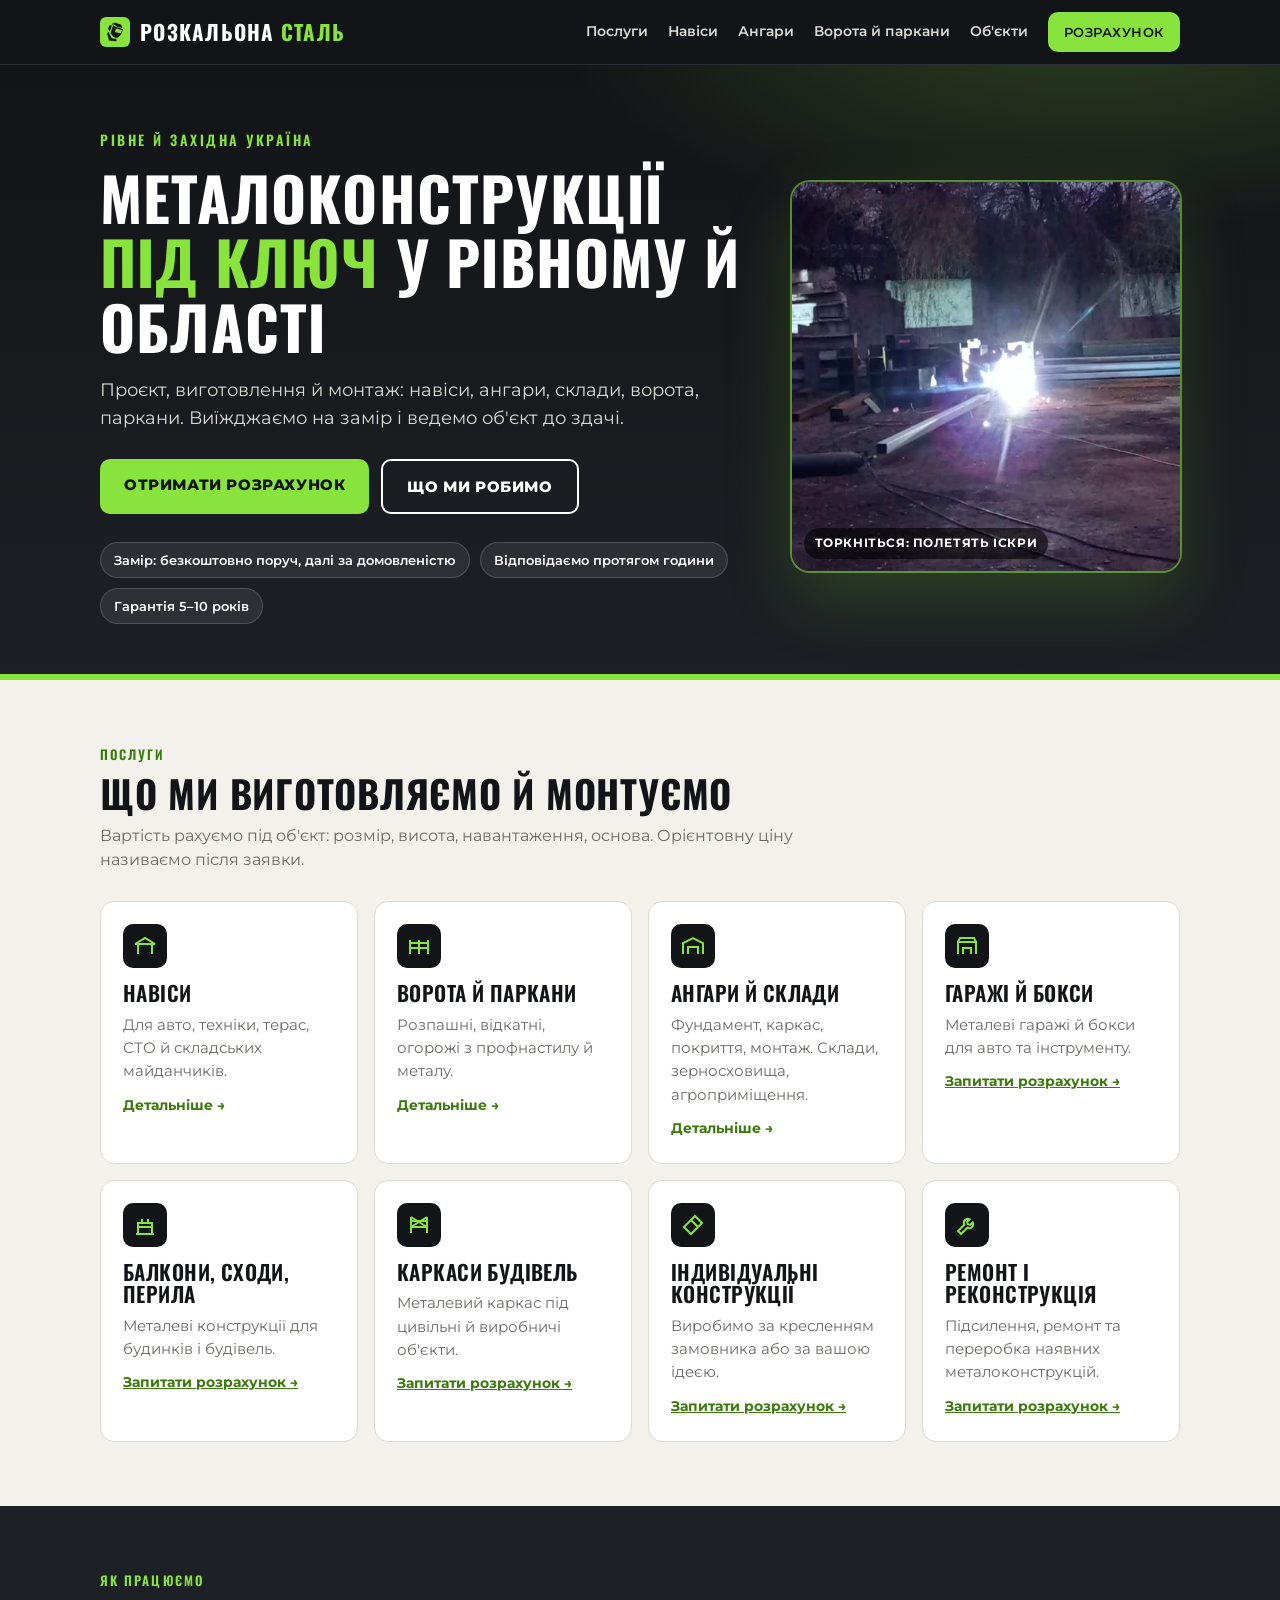
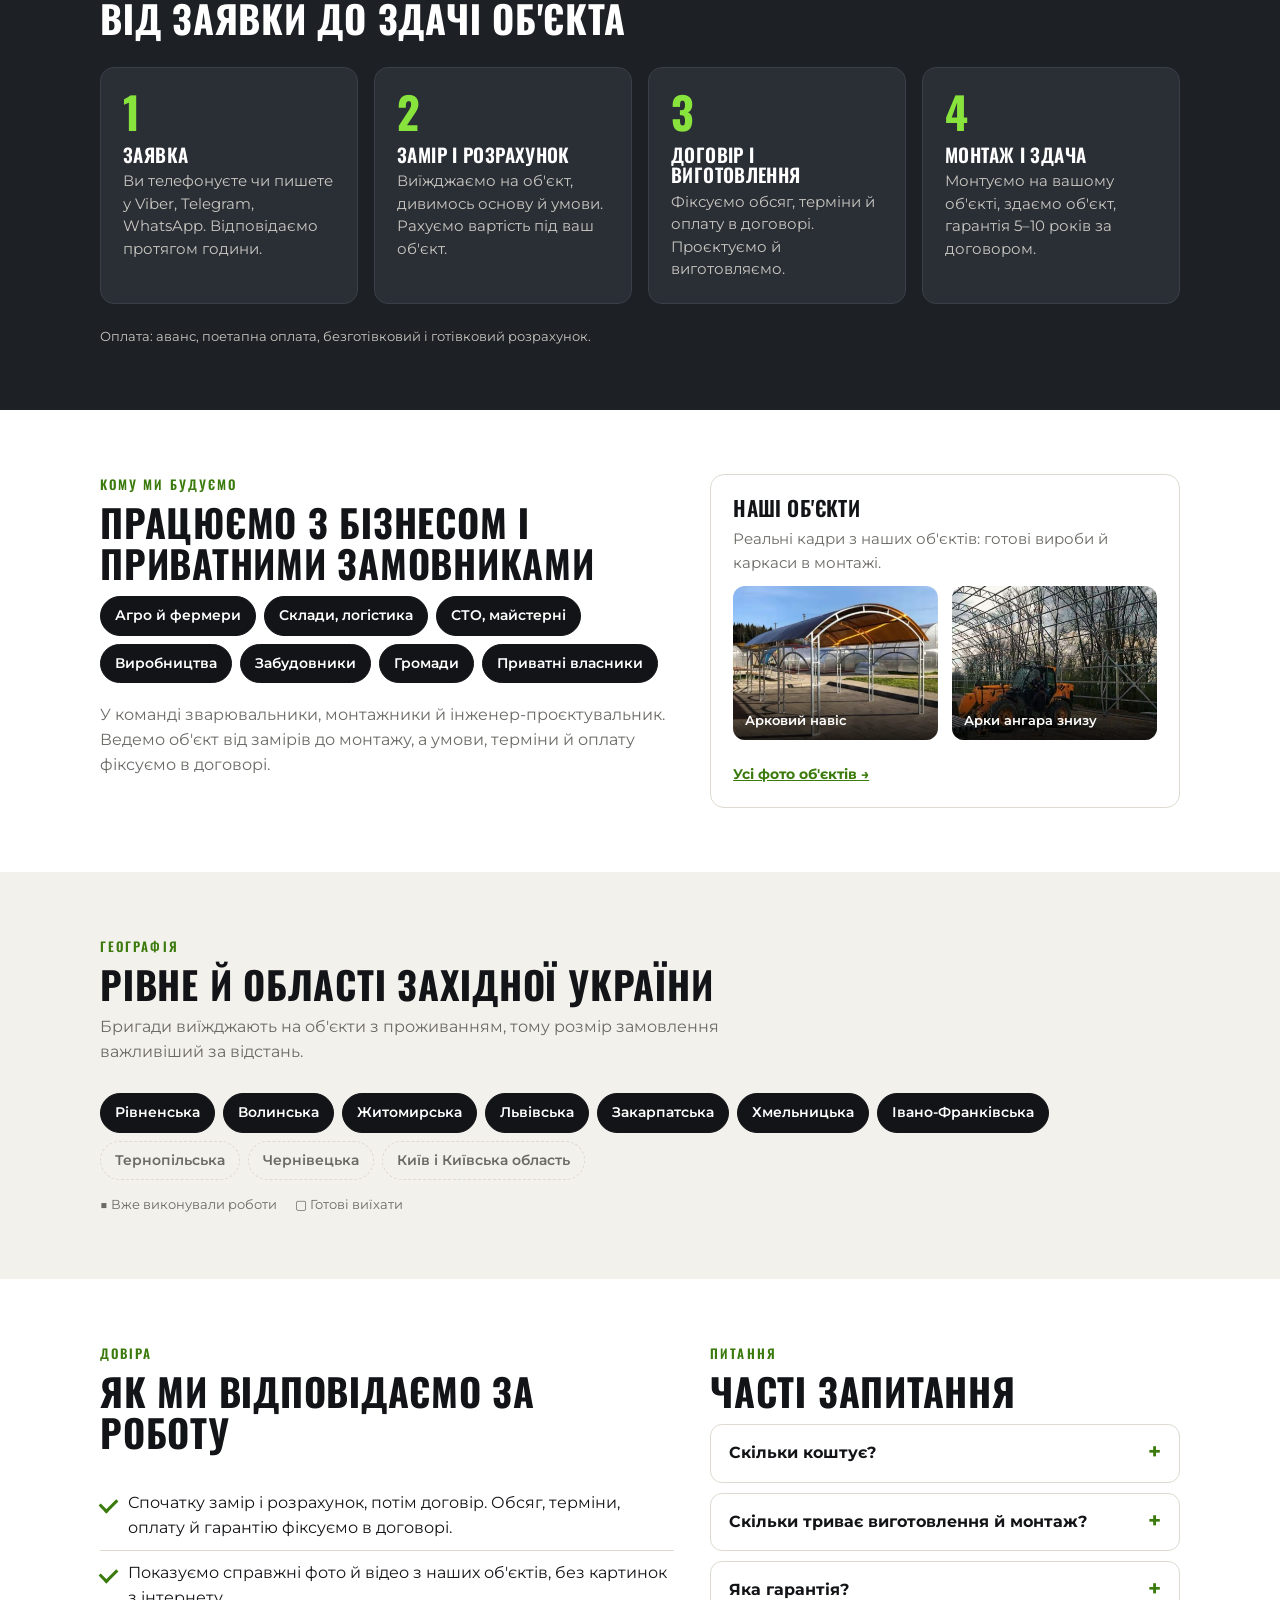
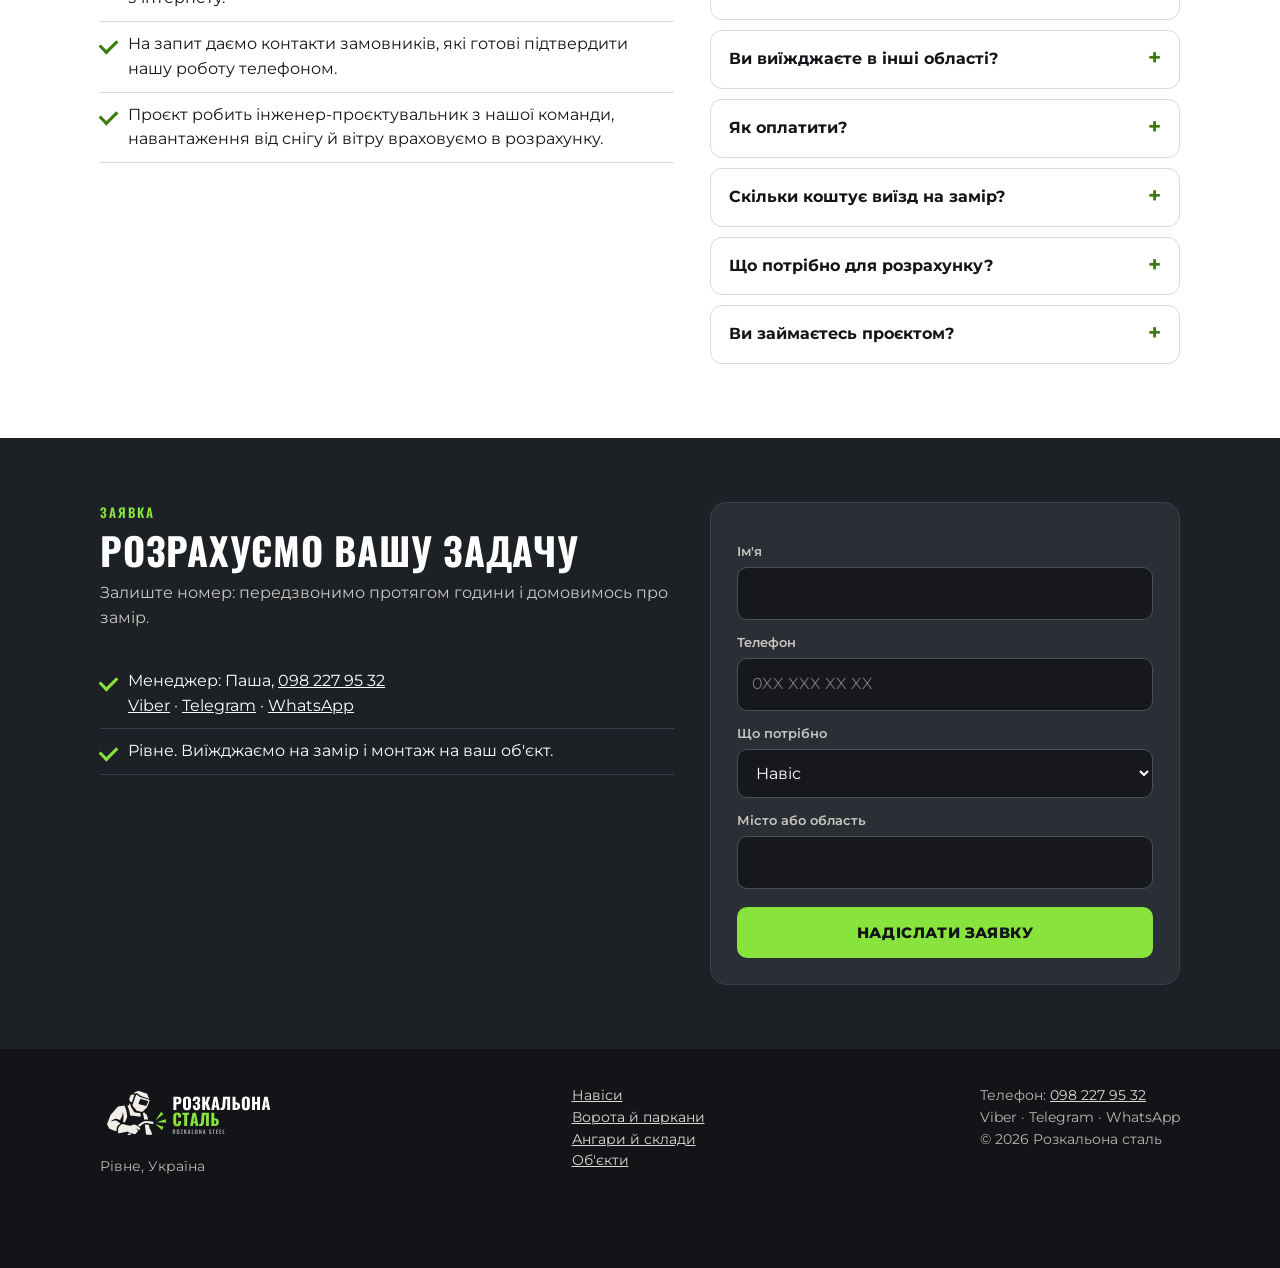
<file: index.html>
<!doctype html>
<html lang="uk">
<head>
<meta charset="utf-8">
<meta name="viewport" content="width=device-width, initial-scale=1">
<meta name="robots" content="noindex, nofollow">
<script>if(location.hostname.indexOf("www.")===0)location.replace(location.href.replace("//www.","//"));</script>
<title>Металоконструкції, навіси, ангари, ворота у Рівному | Розкальона сталь</title>
<meta name="description" content="Проєктуємо, виготовляємо й монтуємо навіси, ангари, ворота та паркани у Рівному й області. Замір поруч безкоштовно. Відповідаємо за годину.">
<link rel="canonical" href="https://rozkalona.com.ua/">
<meta property="og:type" content="website">
<meta property="og:locale" content="uk_UA">
<meta property="og:site_name" content="Розкальона сталь">
<meta property="og:title" content="Металоконструкції, навіси, ангари, ворота у Рівному | Розкальона сталь">
<meta property="og:description" content="Проєктуємо, виготовляємо й монтуємо навіси, ангари, ворота та паркани у Рівному й області. Замір поруч безкоштовно. Відповідаємо за годину.">
<meta property="og:url" content="https://rozkalona.com.ua/">
<meta property="og:image" content="https://rozkalona.com.ua/img/og.jpg">
<meta property="og:image:width" content="1200">
<meta property="og:image:height" content="630">
<meta name="twitter:card" content="summary_large_image">
<script async src="https://www.googletagmanager.com/gtag/js?id=G-BFSEK5499T"></script>
<script>
window.dataLayer = window.dataLayer || [];
function gtag(){dataLayer.push(arguments);}
gtag('js', new Date());
gtag('config', 'G-BFSEK5499T');
window.trackLead = function (what) {
  gtag('event', 'generate_lead', { item_name: what || '' });
};
document.addEventListener('click', function (e) {
  var a = e.target.closest && e.target.closest('a[href^="tel:"]');
  if (!a) return;
  gtag('event', 'phone_click', { link_url: a.getAttribute('href') });
});
</script>

<script type="application/ld+json">
{"@context":"https://schema.org","@type":"LocalBusiness","@id":"https://rozkalona.com.ua/#business","name":"Розкальона сталь","alternateName":"Rozkalona Steel","url":"https://rozkalona.com.ua/","logo":"https://rozkalona.com.ua/img/apple-touch-icon.png","image":"https://rozkalona.com.ua/img/og.jpg","telephone":"+380982279532","description":"Проєктуємо, виготовляємо й монтуємо металоконструкції під ключ: навіси, ворота й паркани, ангари й склади. Рівне й області Західної України.","address":{"@type":"PostalAddress","addressLocality":"Рівне","addressCountry":"UA"},"areaServed":[{"@type":"City","name":"Рівне"},{"@type":"AdministrativeArea","name":"Рівненська область"},{"@type":"AdministrativeArea","name":"Волинська область"},{"@type":"AdministrativeArea","name":"Житомирська область"},{"@type":"AdministrativeArea","name":"Львівська область"},{"@type":"AdministrativeArea","name":"Закарпатська область"},{"@type":"AdministrativeArea","name":"Хмельницька область"},{"@type":"AdministrativeArea","name":"Івано-Франківська область"}],"knowsAbout":["навіси з металу","ворота","паркани","металеві ангари","склади","металоконструкції","зварювальні роботи"]}
</script>
<link rel="preconnect" href="https://fonts.googleapis.com">
<link href="https://fonts.googleapis.com/css2?family=Montserrat:wght@500;600;700;800&family=Oswald:wght@500;600;700&display=swap&subset=cyrillic" rel="stylesheet">
<link rel="stylesheet" href="/style.css?v=20261127a">
<link rel="icon" type="image/svg+xml" href="/img/logo-icon.svg">
<link rel="icon" type="image/png" sizes="48x48" href="/img/favicon-48.png">
<link rel="apple-touch-icon" href="/img/apple-touch-icon.png">
<script type="application/ld+json">{"@context":"https://schema.org","@type":"FAQPage","mainEntity":[{"@type":"Question","name":"Скільки коштує?","acceptedAnswer":{"@type":"Answer","text":"Ціна залежить від розміру, висоти, навантаження й основи. Після заявки робимо замір і даємо розрахунок."}},{"@type":"Question","name":"Скільки триває виготовлення й монтаж?","acceptedAnswer":{"@type":"Answer","text":"Залежить від об'єкта. Терміни називаємо в розрахунку після заміру й фіксуємо в договорі."}},{"@type":"Question","name":"Яка гарантія?","acceptedAnswer":{"@type":"Answer","text":"5–10 років залежно від конструкції. Точний строк фіксуємо в договорі."}},{"@type":"Question","name":"Ви виїжджаєте в інші області?","acceptedAnswer":{"@type":"Answer","text":"Так. Працюємо в Західній Україні й за її межами. Бригади виїжджають з проживанням."}},{"@type":"Question","name":"Як оплатити?","acceptedAnswer":{"@type":"Answer","text":"Аванс і поетапна оплата, готівкою чи безготівково. Графік оплати фіксуємо в договорі."}},{"@type":"Question","name":"Скільки коштує виїзд на замір?","acceptedAnswer":{"@type":"Answer","text":"Поруч безкоштовно, далі за домовленістю."}},{"@type":"Question","name":"Що потрібно для розрахунку?","acceptedAnswer":{"@type":"Answer","text":"Розмір (довжина, ширина, висота), місце й для чого конструкція. Є фото чи креслення, надішліть. Ні, ми виїдемо на замір."}},{"@type":"Question","name":"Ви займаєтесь проєктом?","acceptedAnswer":{"@type":"Answer","text":"Так, у команді є інженер-проєктувальник. Проєкт під ваші потреби входить в об'єкт під ключ."}}]}</script>
</head>
<body>

<header class="top">
  <div class="wrap">
    <a class="logo" href="/index.html" aria-label="Розкальона сталь">
      <img src="/img/logo-icon.svg" alt="" width="30" height="30">
      <span>Розкальона <b>сталь</b></span>
    </a>
    <button class="burger" aria-label="Меню" onclick="document.getElementById('menu').classList.toggle('open')">☰</button>
    <nav class="menu" id="menu">
      <a href="/index.html#poslugy">Послуги</a>
      <a href="/navisy.html">Навіси</a>
      <a href="/angary.html">Ангари</a>
      <a href="/vorota-parkany.html">Ворота й паркани</a>
      <a href="/obyekty.html">Об'єкти</a>
      <a class="btn sm" href="#zayavka">Розрахунок</a>
    </nav>
  </div>
</header>

<section class="hero">
  <div class="wrap hero-grid">
    <div class="hero-text">
    <div class="eyebrow">Рівне й Західна Україна</div>
    <h1>Металоконструкції <span>під ключ</span> у Рівному й області</h1>
    <p class="lead">Проєкт, виготовлення й монтаж: навіси, ангари, склади, ворота, паркани. Виїжджаємо на замір і ведемо об'єкт до здачі.</p>
    <div class="cta">
      <a class="btn" href="#zayavka">Отримати розрахунок</a>
      <a class="btn ghost" href="#poslugy">Що ми робимо</a>
    </div>
    <div class="facts">
      <span>Замір: безкоштовно поруч, далі за домовленістю</span>
      <span>Відповідаємо протягом години</span>
      <span>Гарантія 5–10 років</span>
    </div>
    </div>
    <div class="weld-banner" id="weld" role="img" aria-label="Зварювання. Торкніться, щоб побачити іскри">
      <video src="/media/weld.mp4" poster="/media/weld-poster.jpg" autoplay muted loop playsinline preload="metadata" aria-hidden="true"></video>
      <canvas aria-hidden="true"></canvas>
      <span class="weld-hint">Торкніться: полетять іскри</span>
    </div>
  </div>
</section>

<section class="s" id="poslugy">
  <div class="wrap">
    <div class="sec-h"><div class="k">Послуги</div><h2>Що ми виготовляємо й монтуємо</h2><p>Вартість рахуємо під об'єкт: розмір, висота, навантаження, основа. Орієнтовну ціну називаємо після заявки.</p></div>
    <div class="grid g4">
      <a class="card" href="/navisy.html">
        <div class="ico"><svg viewBox="0 0 24 24" fill="none" stroke="currentColor" stroke-width="2"><path d="M2 10 12 4l10 6M5 10v10M19 10v10M2 10h20"/></svg></div>
        <h3>Навіси</h3><p>Для авто, техніки, терас, СТО й складських майданчиків.</p><span class="more">Детальніше →</span>
      </a>
      <a class="card" href="/vorota-parkany.html">
        <div class="ico"><svg viewBox="0 0 24 24" fill="none" stroke="currentColor" stroke-width="2"><path d="M3 20V6M21 20V6M3 9h18M3 14h18M12 6v14"/></svg></div>
        <h3>Ворота й паркани</h3><p>Розпашні, відкатні, огорожі з профнастилу й металу.</p><span class="more">Детальніше →</span>
      </a>
      <a class="card" href="/angary.html">
        <div class="ico"><svg viewBox="0 0 24 24" fill="none" stroke="currentColor" stroke-width="2"><path d="M2 20V9l10-5 10 5v11M7 20v-7h10v7"/></svg></div>
        <h3>Ангари й склади</h3><p>Фундамент, каркас, покриття, монтаж. Склади, зерносховища, агроприміщення.</p><span class="more">Детальніше →</span>
      </a>
      <div class="card">
        <div class="ico"><svg viewBox="0 0 24 24" fill="none" stroke="currentColor" stroke-width="2"><path d="M3 20V8h18v12M3 8l2-4h14l2 4M8 20v-6h8v6"/></svg></div>
        <h3>Гаражі й бокси</h3><p>Металеві гаражі й бокси для авто та інструменту.</p><a class="more" href="#zayavka">Запитати розрахунок →</a>
      </div>
      <div class="card">
        <div class="ico"><svg viewBox="0 0 24 24" fill="none" stroke="currentColor" stroke-width="2"><path d="M3 21h18M5 21V10h14v11M5 14h14M9 10V6M15 10V6"/></svg></div>
        <h3>Балкони, сходи, перила</h3><p>Металеві конструкції для будинків і будівель.</p><a class="more" href="#zayavka">Запитати розрахунок →</a>
      </div>
      <div class="card">
        <div class="ico"><svg viewBox="0 0 24 24" fill="none" stroke="currentColor" stroke-width="2"><path d="M4 4v16M20 4v16M4 8h16M4 14h16M4 4l16 10M20 4 4 14"/></svg></div>
        <h3>Каркаси будівель</h3><p>Металевий каркас під цивільні й виробничі об'єкти.</p><a class="more" href="#zayavka">Запитати розрахунок →</a>
      </div>
      <div class="card">
        <div class="ico"><svg viewBox="0 0 24 24" fill="none" stroke="currentColor" stroke-width="2"><path d="M14 3l7 7-4 4-7-7zM10 7 3 14l7 7 7-7"/></svg></div>
        <h3>Індивідуальні конструкції</h3><p>Виробимо за кресленням замовника або за вашою ідеєю.</p><a class="more" href="#zayavka">Запитати розрахунок →</a>
      </div>
      <div class="card">
        <div class="ico"><svg viewBox="0 0 24 24" fill="none" stroke="currentColor" stroke-width="2"><path d="M14.7 6.3a4 4 0 0 0-5.4 5.4L3 18l3 3 6.3-6.3a4 4 0 0 0 5.4-5.4l-2.6 2.6-2.4-.6-.6-2.4z"/></svg></div>
        <h3>Ремонт і реконструкція</h3><p>Підсилення, ремонт та переробка наявних металоконструкцій.</p><a class="more" href="#zayavka">Запитати розрахунок →</a>
      </div>
    </div>
  </div>
</section>

<section class="s dark" id="yak">
  <div class="wrap">
    <div class="sec-h"><div class="k">Як працюємо</div><h2>Від заявки до здачі об'єкта</h2></div>
    <div class="steps">
      <div class="step"><h3>Заявка</h3><p>Ви телефонуєте чи пишете у Viber, Telegram, WhatsApp. Відповідаємо протягом години.</p></div>
      <div class="step"><h3>Замір і розрахунок</h3><p>Виїжджаємо на об'єкт, дивимось основу й умови. Рахуємо вартість під ваш об'єкт.</p></div>
      <div class="step"><h3>Договір і виготовлення</h3><p>Фіксуємо обсяг, терміни й оплату в договорі. Проєктуємо й виготовляємо.</p></div>
      <div class="step"><h3>Монтаж і здача</h3><p>Монтуємо на вашому об'єкті, здаємо об'єкт, гарантія 5–10 років за договором.</p></div>
    </div>
    <div class="legend" style="color:var(--soft);margin-top:22px">Оплата: аванс, поетапна оплата, безготівковий і готівковий розрахунок.</div>
  </div>
</section>

<section class="s alt">
  <div class="wrap two">
    <div>
      <div class="sec-h" style="margin-bottom:12px"><div class="k">Кому ми будуємо</div><h2>Працюємо з бізнесом і приватними замовниками</h2></div>
      <div class="tags">
        <span class="tag on">Агро й фермери</span><span class="tag on">Склади, логістика</span><span class="tag on">СТО, майстерні</span>
        <span class="tag on">Виробництва</span><span class="tag on">Забудовники</span><span class="tag on">Громади</span><span class="tag on">Приватні власники</span>
      </div>
      <p style="margin-top:20px;color:var(--mute)">У команді зварювальники, монтажники й інженер-проєктувальник. Ведемо об'єкт від замірів до монтажу, а умови, терміни й оплату фіксуємо в договорі.</p>
    </div>
    <div class="card">
      <h3>Наші об'єкти</h3>
      <p style="margin-bottom:12px">Реальні кадри з наших об'єктів: готові вироби й каркаси в монтажі.</p>
      <div class="shots" style="grid-template-columns:1fr 1fr">
        <div class="shot img"><img src="/img/ready-canopy.jpg" alt="Арковий навіс" loading="lazy"><span class="cap">Арковий навіс</span></div>
        <div class="shot img"><img src="/img/e-hangar-below.jpg" alt="Арки ангара знизу" loading="lazy"><span class="cap">Арки ангара знизу</span></div>
      </div>
      <p style="margin-top:12px"><a class="more" href="/obyekty.html">Усі фото об'єктів →</a></p>
    </div>
  </div>
</section>

<section class="s" id="geo">
  <div class="wrap">
    <div class="sec-h"><div class="k">Географія</div><h2>Рівне й області Західної України</h2><p>Бригади виїжджають на об'єкти з проживанням, тому розмір замовлення важливіший за відстань.</p></div>
    <div class="tags">
      <span class="tag on">Рівненська</span><span class="tag on">Волинська</span><span class="tag on">Житомирська</span><span class="tag on">Львівська</span>
      <span class="tag on">Закарпатська</span><span class="tag on">Хмельницька</span><span class="tag on">Івано-Франківська</span>
      <span class="tag plan">Тернопільська</span><span class="tag plan">Чернівецька</span><span class="tag plan">Київ і Київська область</span>
    </div>
    <div class="legend"><span>■ Вже виконували роботи</span><span>▢ Готові виїхати</span></div>
  </div>
</section>

<section class="s alt">
  <div class="wrap two">
    <div>
      <div class="sec-h"><div class="k">Довіра</div><h2>Як ми відповідаємо за роботу</h2></div>
      <ul class="list">
        <li>Спочатку замір і розрахунок, потім договір. Обсяг, терміни, оплату й гарантію фіксуємо в договорі.</li>
        <li>Показуємо справжні фото й відео з наших об'єктів, без картинок з інтернету.</li>
        <li>На запит даємо контакти замовників, які готові підтвердити нашу роботу телефоном.</li>
        <li>Проєкт робить інженер-проєктувальник з нашої команди, навантаження від снігу й вітру враховуємо в розрахунку.</li>
      </ul>
    </div>
    <div>
      <div class="sec-h" style="margin-bottom:12px"><div class="k">Питання</div><h2>Часті запитання</h2></div>
      <details><summary>Скільки коштує?</summary><p>Ціна залежить від розміру, висоти, навантаження й основи. Після заявки робимо замір і даємо розрахунок.</p></details>
      <details><summary>Скільки триває виготовлення й монтаж?</summary><p>Залежить від об'єкта. Терміни називаємо в розрахунку після заміру й фіксуємо в договорі.</p></details>
      <details><summary>Яка гарантія?</summary><p>5–10 років залежно від конструкції. Точний строк фіксуємо в договорі.</p></details>
      <details><summary>Ви виїжджаєте в інші області?</summary><p>Так. Працюємо в Західній Україні й за її межами. Бригади виїжджають з проживанням.</p></details>
      <details><summary>Як оплатити?</summary><p>Аванс і поетапна оплата, готівкою чи безготівково. Графік оплати фіксуємо в договорі.</p></details>
      <details><summary>Скільки коштує виїзд на замір?</summary><p>Поруч безкоштовно, далі за домовленістю.</p></details>
      <details><summary>Що потрібно для розрахунку?</summary><p>Розмір (довжина, ширина, висота), місце й для чого конструкція. Є фото чи креслення, надішліть. Ні, ми виїдемо на замір.</p></details>
      <details><summary>Ви займаєтесь проєктом?</summary><p>Так, у команді є інженер-проєктувальник. Проєкт під ваші потреби входить в об'єкт під ключ.</p></details>
    </div>
  </div>
</section>

<section class="s dark" id="zayavka">
  <div class="wrap two">
    <div>
      <div class="sec-h"><div class="k">Заявка</div><h2>Розрахуємо вашу задачу</h2><p>Залиште номер: передзвонимо протягом години і домовимось про замір.</p></div>
      <ul class="list">
        <li>Менеджер: Паша, <a href="tel:+380982279532">098 227 95 32</a> <br><a href="viber://chat?number=%2B380982279532">Viber</a> · <a href="https://t.me/+380982279532">Telegram</a> · <a href="https://wa.me/380982279532">WhatsApp</a></li>
        <li>Рівне. Виїжджаємо на замір і монтаж на ваш об'єкт.</li>
      </ul>
    </div>
    <form class="formbox">
      <label>Ім'я</label><input type="text" autocomplete="name">
      <label>Телефон</label><input type="tel" autocomplete="tel" inputmode="tel">
      <label>Що потрібно</label>
      <select><option>Навіс</option><option>Ворота або паркан</option><option>Ангар, склад</option><option>Гараж, бокс</option><option>Інше</option></select>
      <label>Місто або область</label><input type="text">
      <button class="btn" type="submit">Надіслати заявку</button>
      <div class="demo-note"></div>
    </form>
  </div>
</section>


<footer>
  <div class="wrap">
    <div><img src="/img/logo-lockup.svg" alt="Розкальона сталь, Rozkalona Steel" width="170" height="56" style="width:auto;height:56px;margin-bottom:8px"><br>Рівне, Україна</div>
    <div><a href="/navisy.html">Навіси</a><br><a href="/vorota-parkany.html">Ворота й паркани</a><br><a href="/angary.html">Ангари й склади</a><br><a href="/obyekty.html">Об'єкти</a></div>
    <div>Телефон: <a href="tel:+380982279532">098 227 95 32</a><br>Viber · Telegram · WhatsApp<br>© 2026 Розкальона сталь</div>
  </div>
</footer>
<div class="mbar"><a href="#zayavka">Розрахунок</a><a class="b" href="#poslugy">Послуги</a></div>
<script src="/form.js?v=20261127a"></script>
<script src="/sparks.js?v=20261127a" defer></script>
</body>
</html>
</file>
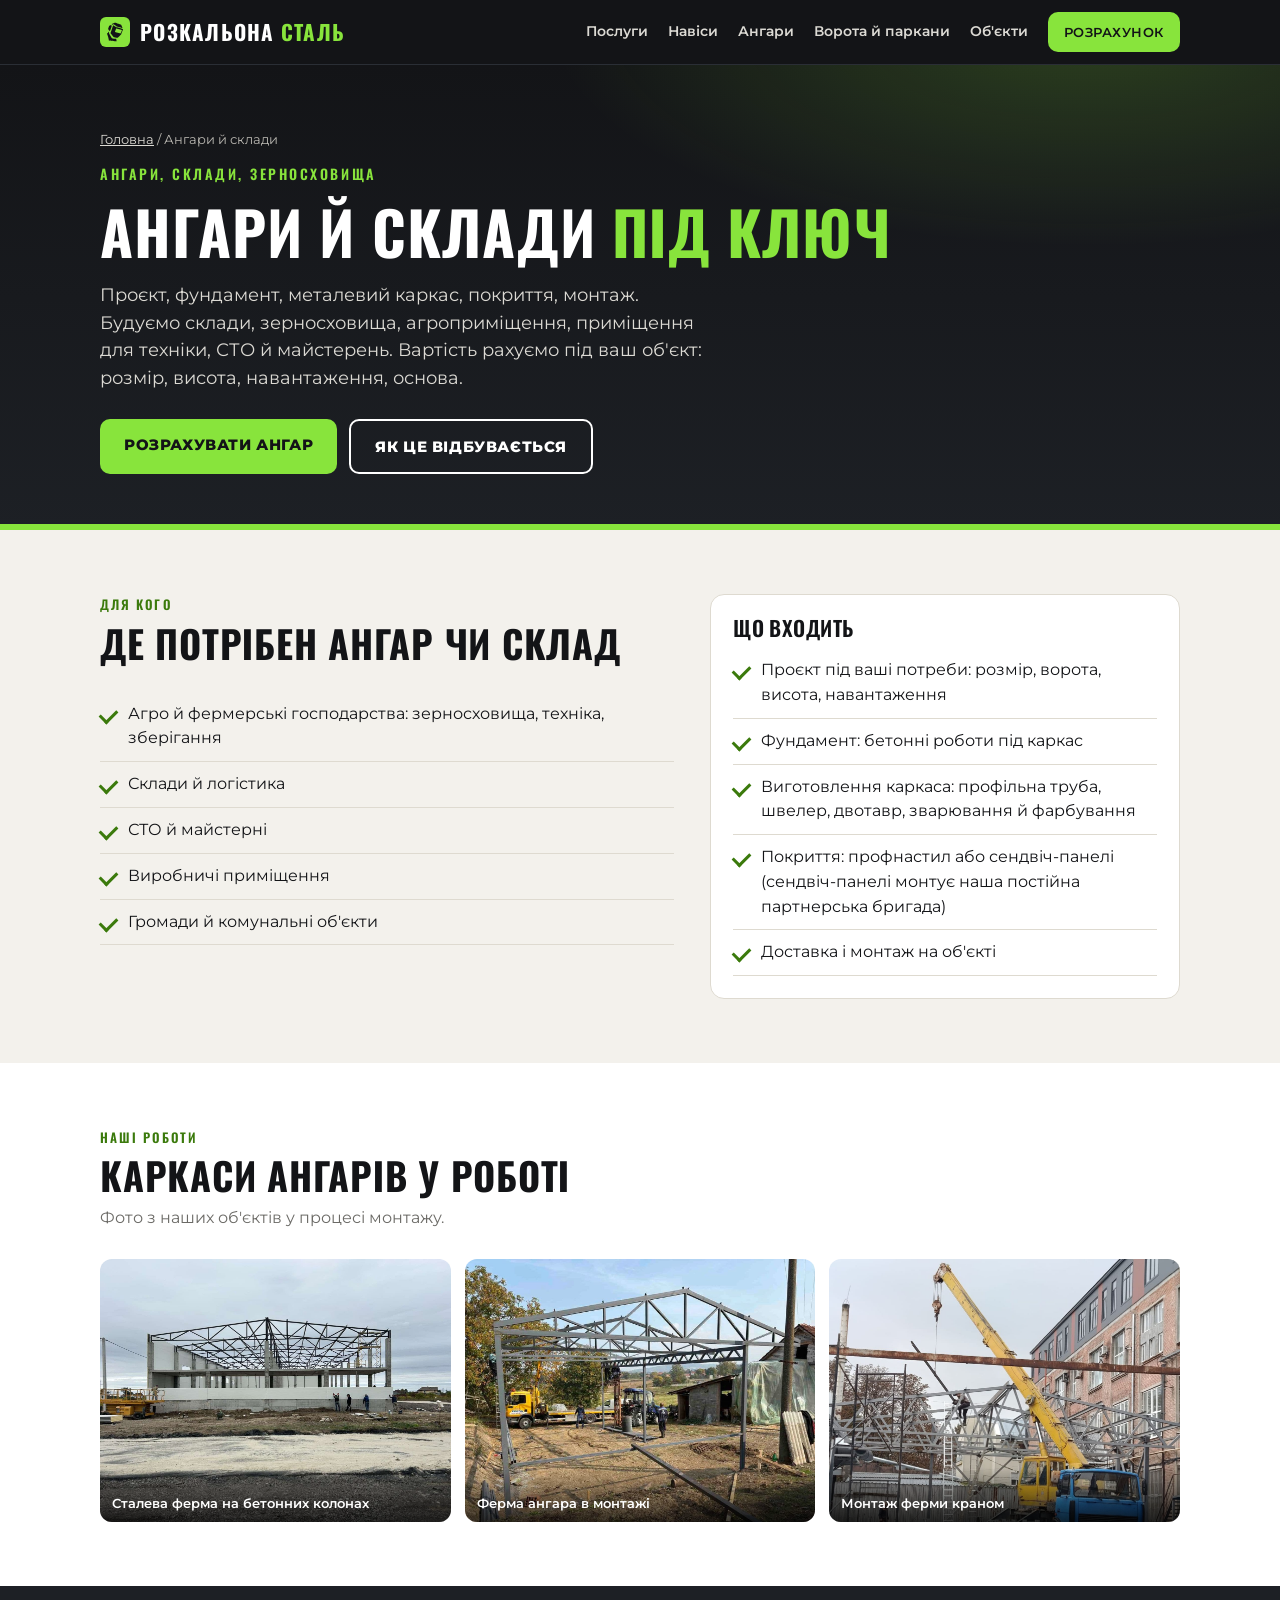
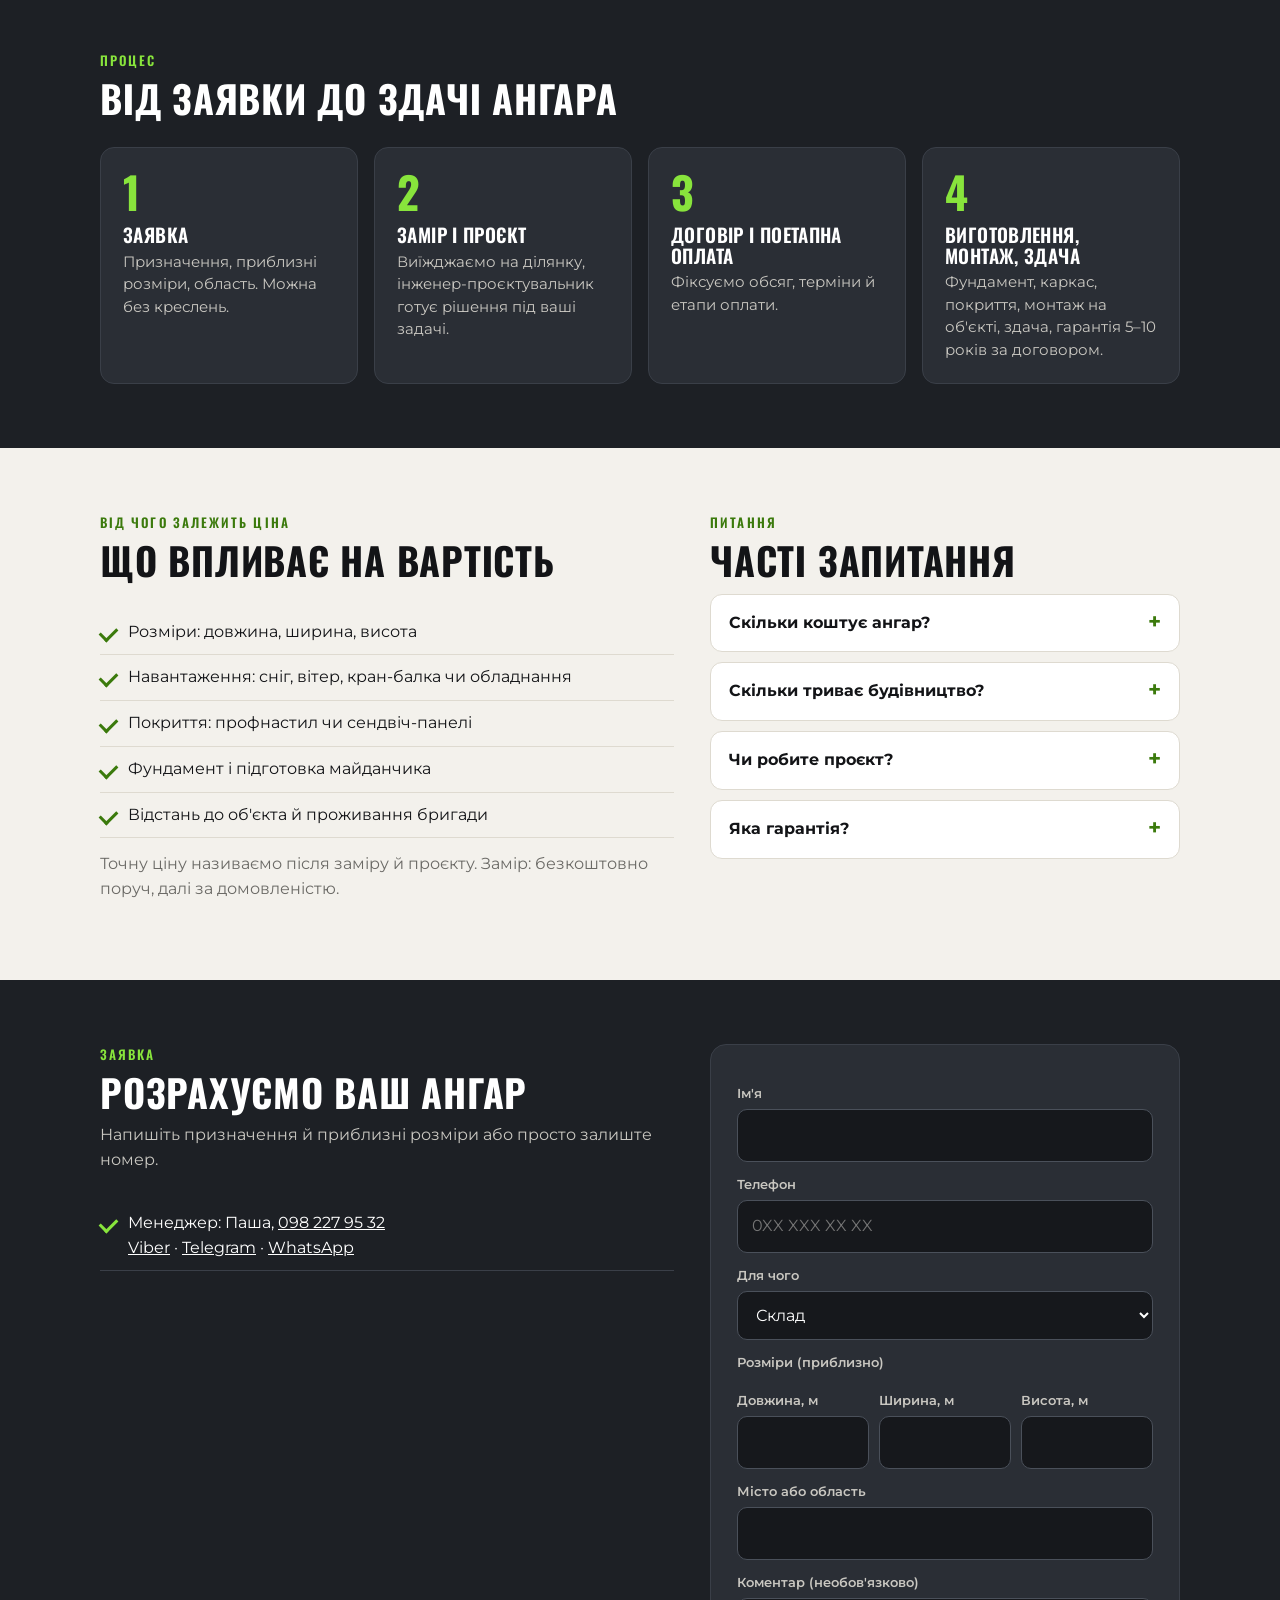
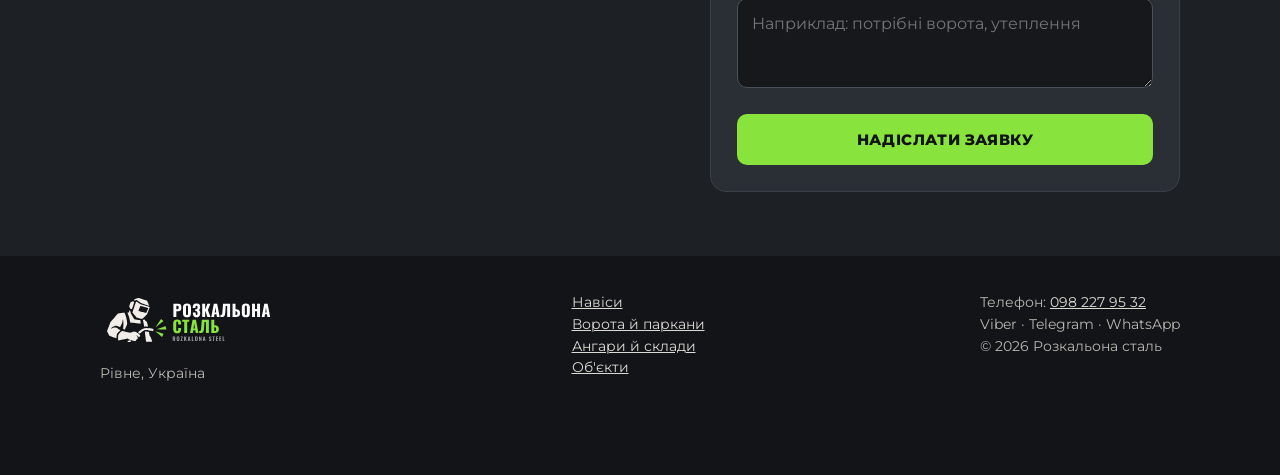
<file: angary.html>
<!doctype html>
<html lang="uk">
<head>
<meta charset="utf-8">
<meta name="viewport" content="width=device-width, initial-scale=1">
<meta name="robots" content="noindex, nofollow">
<script>if(location.hostname.indexOf("www.")===0)location.replace(location.href.replace("//www.","//"));</script>
<title>Ангари й склади під ключ у Рівному й області | Розкальона сталь</title>
<meta name="description" content="Металеві ангари, склади, зерносховища й агроприміщення під ключ: проєкт, фундамент, виготовлення, монтаж. Розрахунок під ваш об&#39;єкт. Замір поруч безкоштовно.">
<link rel="canonical" href="https://rozkalona.com.ua/angary.html">
<meta property="og:type" content="website">
<meta property="og:locale" content="uk_UA">
<meta property="og:site_name" content="Розкальона сталь">
<meta property="og:title" content="Ангари й склади під ключ у Рівному й області | Розкальона сталь">
<meta property="og:description" content="Металеві ангари, склади, зерносховища й агроприміщення під ключ: проєкт, фундамент, виготовлення, монтаж. Розрахунок під ваш об&#39;єкт. Замір поруч безкоштовно.">
<meta property="og:url" content="https://rozkalona.com.ua/angary.html">
<meta property="og:image" content="https://rozkalona.com.ua/img/og.jpg">
<meta property="og:image:width" content="1200">
<meta property="og:image:height" content="630">
<meta name="twitter:card" content="summary_large_image">
<script async src="https://www.googletagmanager.com/gtag/js?id=G-BFSEK5499T"></script>
<script>
window.dataLayer = window.dataLayer || [];
function gtag(){dataLayer.push(arguments);}
gtag('js', new Date());
gtag('config', 'G-BFSEK5499T');
window.trackLead = function (what) {
  gtag('event', 'generate_lead', { item_name: what || '' });
};
document.addEventListener('click', function (e) {
  var a = e.target.closest && e.target.closest('a[href^="tel:"]');
  if (!a) return;
  gtag('event', 'phone_click', { link_url: a.getAttribute('href') });
});
</script>

<script type="application/ld+json">
{"@context":"https://schema.org","@type":"Service","name":"Металеві ангари й склади під ключ","description":"Металеві ангари, склади, зерносховища й агроприміщення під ключ: проєкт, фундамент, виготовлення, монтаж. Розрахунок під ваш об'єкт. Замір поруч безкоштовно.","url":"https://rozkalona.com.ua/angary.html","provider":{"@id":"https://rozkalona.com.ua/#business","@type":"LocalBusiness","name":"Розкальона сталь","telephone":"+380982279532"},"areaServed":[{"@type":"City","name":"Рівне"},{"@type":"AdministrativeArea","name":"Рівненська область"},{"@type":"AdministrativeArea","name":"Волинська область"},{"@type":"AdministrativeArea","name":"Житомирська область"},{"@type":"AdministrativeArea","name":"Львівська область"},{"@type":"AdministrativeArea","name":"Закарпатська область"},{"@type":"AdministrativeArea","name":"Хмельницька область"},{"@type":"AdministrativeArea","name":"Івано-Франківська область"}]}
</script>
<link rel="preconnect" href="https://fonts.googleapis.com">
<link href="https://fonts.googleapis.com/css2?family=Montserrat:wght@500;600;700;800&family=Oswald:wght@500;600;700&display=swap&subset=cyrillic" rel="stylesheet">
<link rel="stylesheet" href="/style.css?v=20261127a">
<link rel="icon" type="image/svg+xml" href="/img/logo-icon.svg">
<link rel="icon" type="image/png" sizes="48x48" href="/img/favicon-48.png">
<link rel="apple-touch-icon" href="/img/apple-touch-icon.png">
<script type="application/ld+json">{"@context":"https://schema.org","@type":"FAQPage","mainEntity":[{"@type":"Question","name":"Скільки коштує ангар?","acceptedAnswer":{"@type":"Answer","text":"Залежить від розмірів, навантаження, покриття й основи. Напишіть призначення й приблизні розміри, і ми скажемо, що потрібно для розрахунку."}},{"@type":"Question","name":"Скільки триває будівництво?","acceptedAnswer":{"@type":"Answer","text":"Залежить від розміру, фундаменту й покриття. Терміни називаємо в розрахунку після заміру й фіксуємо в договорі."}},{"@type":"Question","name":"Чи робите проєкт?","acceptedAnswer":{"@type":"Answer","text":"Так, у команді є інженер-проєктувальник. Проєкт під ваші розміри й навантаження входить в обʼєкт."}},{"@type":"Question","name":"Яка гарантія?","acceptedAnswer":{"@type":"Answer","text":"5–10 років залежно від конструкції. Точний строк фіксуємо в договорі."}}]}</script>
</head>
<body>

<header class="top">
  <div class="wrap">
    <a class="logo" href="/index.html" aria-label="Розкальона сталь">
      <img src="/img/logo-icon.svg" alt="" width="30" height="30">
      <span>Розкальона <b>сталь</b></span>
    </a>
    <button class="burger" aria-label="Меню" onclick="document.getElementById('menu').classList.toggle('open')">☰</button>
    <nav class="menu" id="menu">
      <a href="/index.html#poslugy">Послуги</a>
      <a href="/navisy.html">Навіси</a>
      <a href="/angary.html">Ангари</a>
      <a href="/vorota-parkany.html">Ворота й паркани</a>
      <a href="/obyekty.html">Об'єкти</a>
      <a class="btn sm" href="#zayavka">Розрахунок</a>
    </nav>
  </div>
</header>

<section class="hero">
  <div class="wrap">
    <div class="crumbs"><a href="/index.html">Головна</a> / Ангари й склади</div>
    <div class="eyebrow">Ангари, склади, зерносховища</div>
    <h1>Ангари й склади <span>під ключ</span></h1>
    <p class="lead">Проєкт, фундамент, металевий каркас, покриття, монтаж. Будуємо склади, зерносховища, агроприміщення, приміщення для техніки, СТО й майстерень. Вартість рахуємо під ваш об'єкт: розмір, висота, навантаження, основа.</p>
    <div class="cta"><a class="btn" href="#zayavka">Розрахувати ангар</a><a class="btn ghost" href="#yak">Як це відбувається</a></div>
  </div>
</section>

<section class="s">
  <div class="wrap two">
    <div>
      <div class="sec-h"><div class="k">Для кого</div><h2>Де потрібен ангар чи склад</h2></div>
      <ul class="list">
        <li>Агро й фермерські господарства: зерносховища, техніка, зберігання</li>
        <li>Склади й логістика</li>
        <li>СТО й майстерні</li>
        <li>Виробничі приміщення</li>
        <li>Громади й комунальні об'єкти</li>
      </ul>
    </div>
    <div class="card">
      <h3>Що входить</h3>
      <ul class="list">
        <li>Проєкт під ваші потреби: розмір, ворота, висота, навантаження</li>
        <li>Фундамент: бетонні роботи під каркас</li>
        <li>Виготовлення каркаса: профільна труба, швелер, двотавр, зварювання й фарбування</li>
        <li>Покриття: профнастил або сендвіч-панелі (сендвіч-панелі монтує наша постійна партнерська бригада)</li>
        <li>Доставка і монтаж на об'єкті</li>
      </ul>
    </div>
  </div>
</section>

<section class="s alt">
  <div class="wrap">
    <div class="sec-h"><div class="k">Наші роботи</div><h2>Каркаси ангарів у роботі</h2><p>Фото з наших об'єктів у процесі монтажу.</p></div>
    <div class="shots">
      <div class="shot img"><img src="/img/z-truss-columns.jpg" alt="Сталева ферма на бетонних колонах" loading="lazy"><span class="cap">Сталева ферма на бетонних колонах</span></div>
      <div class="shot img"><img src="/img/e-truss-yard.jpg" alt="Ферма ангара в монтажі" loading="lazy"><span class="cap">Ферма ангара в монтажі</span></div>
      <div class="shot img"><img src="/img/a-wa0019.jpg" alt="Монтаж ферми краном" loading="lazy"><span class="cap">Монтаж ферми краном</span></div>
    </div>
  </div>
</section>

<section class="s dark" id="yak">
  <div class="wrap">
    <div class="sec-h"><div class="k">Процес</div><h2>Від заявки до здачі ангара</h2></div>
    <div class="steps">
      <div class="step"><h3>Заявка</h3><p>Призначення, приблизні розміри, область. Можна без креслень.</p></div>
      <div class="step"><h3>Замір і проєкт</h3><p>Виїжджаємо на ділянку, інженер-проєктувальник готує рішення під ваші задачі.</p></div>
      <div class="step"><h3>Договір і поетапна оплата</h3><p>Фіксуємо обсяг, терміни й етапи оплати.</p></div>
      <div class="step"><h3>Виготовлення, монтаж, здача</h3><p>Фундамент, каркас, покриття, монтаж на об'єкті, здача, гарантія 5–10 років за договором.</p></div>
    </div>
  </div>
</section>

<section class="s">
  <div class="wrap two">
    <div>
      <div class="sec-h"><div class="k">Від чого залежить ціна</div><h2>Що впливає на вартість</h2></div>
      <ul class="list">
        <li>Розміри: довжина, ширина, висота</li>
        <li>Навантаження: сніг, вітер, кран-балка чи обладнання</li>
        <li>Покриття: профнастил чи сендвіч-панелі</li>
        <li>Фундамент і підготовка майданчика</li>
        <li>Відстань до об'єкта й проживання бригади</li>
      </ul>
      <p style="margin-top:14px;color:var(--mute)">Точну ціну називаємо після заміру й проєкту. Замір: безкоштовно поруч, далі за домовленістю.</p>
    </div>
    <div>
      <div class="sec-h" style="margin-bottom:12px"><div class="k">Питання</div><h2>Часті запитання</h2></div>
      <details><summary>Скільки коштує ангар?</summary><p>Залежить від розмірів, навантаження, покриття й основи. Напишіть призначення й приблизні розміри, і ми скажемо, що потрібно для розрахунку.</p></details>
      <details><summary>Скільки триває будівництво?</summary><p>Залежить від розміру, фундаменту й покриття. Терміни називаємо в розрахунку після заміру й фіксуємо в договорі.</p></details>
      <details><summary>Чи робите проєкт?</summary><p>Так, у команді є інженер-проєктувальник. Проєкт під ваші розміри й навантаження входить в обʼєкт.</p></details>
      <details><summary>Яка гарантія?</summary><p>5–10 років залежно від конструкції. Точний строк фіксуємо в договорі.</p></details>
    </div>
  </div>
</section>

<section class="s dark" id="zayavka">
  <div class="wrap two">
    <div>
      <div class="sec-h"><div class="k">Заявка</div><h2>Розрахуємо ваш ангар</h2><p>Напишіть призначення й приблизні розміри або просто залиште номер.</p></div>
      <ul class="list"><li>Менеджер: Паша, <a href="tel:+380982279532">098 227 95 32</a> <br><a href="viber://chat?number=%2B380982279532">Viber</a> · <a href="https://t.me/+380982279532">Telegram</a> · <a href="https://wa.me/380982279532">WhatsApp</a></li></ul>
    </div>
    <form class="formbox" data-what="Ангар, склад">
      <label>Ім'я</label><input type="text" autocomplete="name">
      <label>Телефон</label><input type="tel" autocomplete="tel" inputmode="tel">
      <label>Для чого</label>
      <select><option>Склад</option><option>Зерносховище</option><option>Техніка, майстерня, СТО</option><option>Виробництво</option><option>Тварини, агро</option><option>Інше</option></select>
      <label>Розміри (приблизно)</label>
      <div class="row3">
        <div><label>Довжина, м</label><input type="text" inputmode="decimal"></div>
        <div><label>Ширина, м</label><input type="text" inputmode="decimal"></div>
        <div><label>Висота, м</label><input type="text" inputmode="decimal"></div>
      </div>
      <label>Місто або область</label><input type="text">
      <label>Коментар (необов'язково)</label><textarea placeholder="Наприклад: потрібні ворота, утеплення"></textarea>
      <button class="btn" type="submit">Надіслати заявку</button>
      <div class="demo-note"></div>
    </form>
  </div>
</section>


<footer>
  <div class="wrap">
    <div><img src="/img/logo-lockup.svg" alt="Розкальона сталь, Rozkalona Steel" width="170" height="56" style="width:auto;height:56px;margin-bottom:8px"><br>Рівне, Україна</div>
    <div><a href="/navisy.html">Навіси</a><br><a href="/vorota-parkany.html">Ворота й паркани</a><br><a href="/angary.html">Ангари й склади</a><br><a href="/obyekty.html">Об'єкти</a></div>
    <div>Телефон: <a href="tel:+380982279532">098 227 95 32</a><br>Viber · Telegram · WhatsApp<br>© 2026 Розкальона сталь</div>
  </div>
</footer>
<div class="mbar"><a href="#zayavka">Розрахунок</a><a class="b" href="/index.html">Головна</a></div>
<script src="/form.js?v=20261127a"></script>
</body>
</html>
</file>
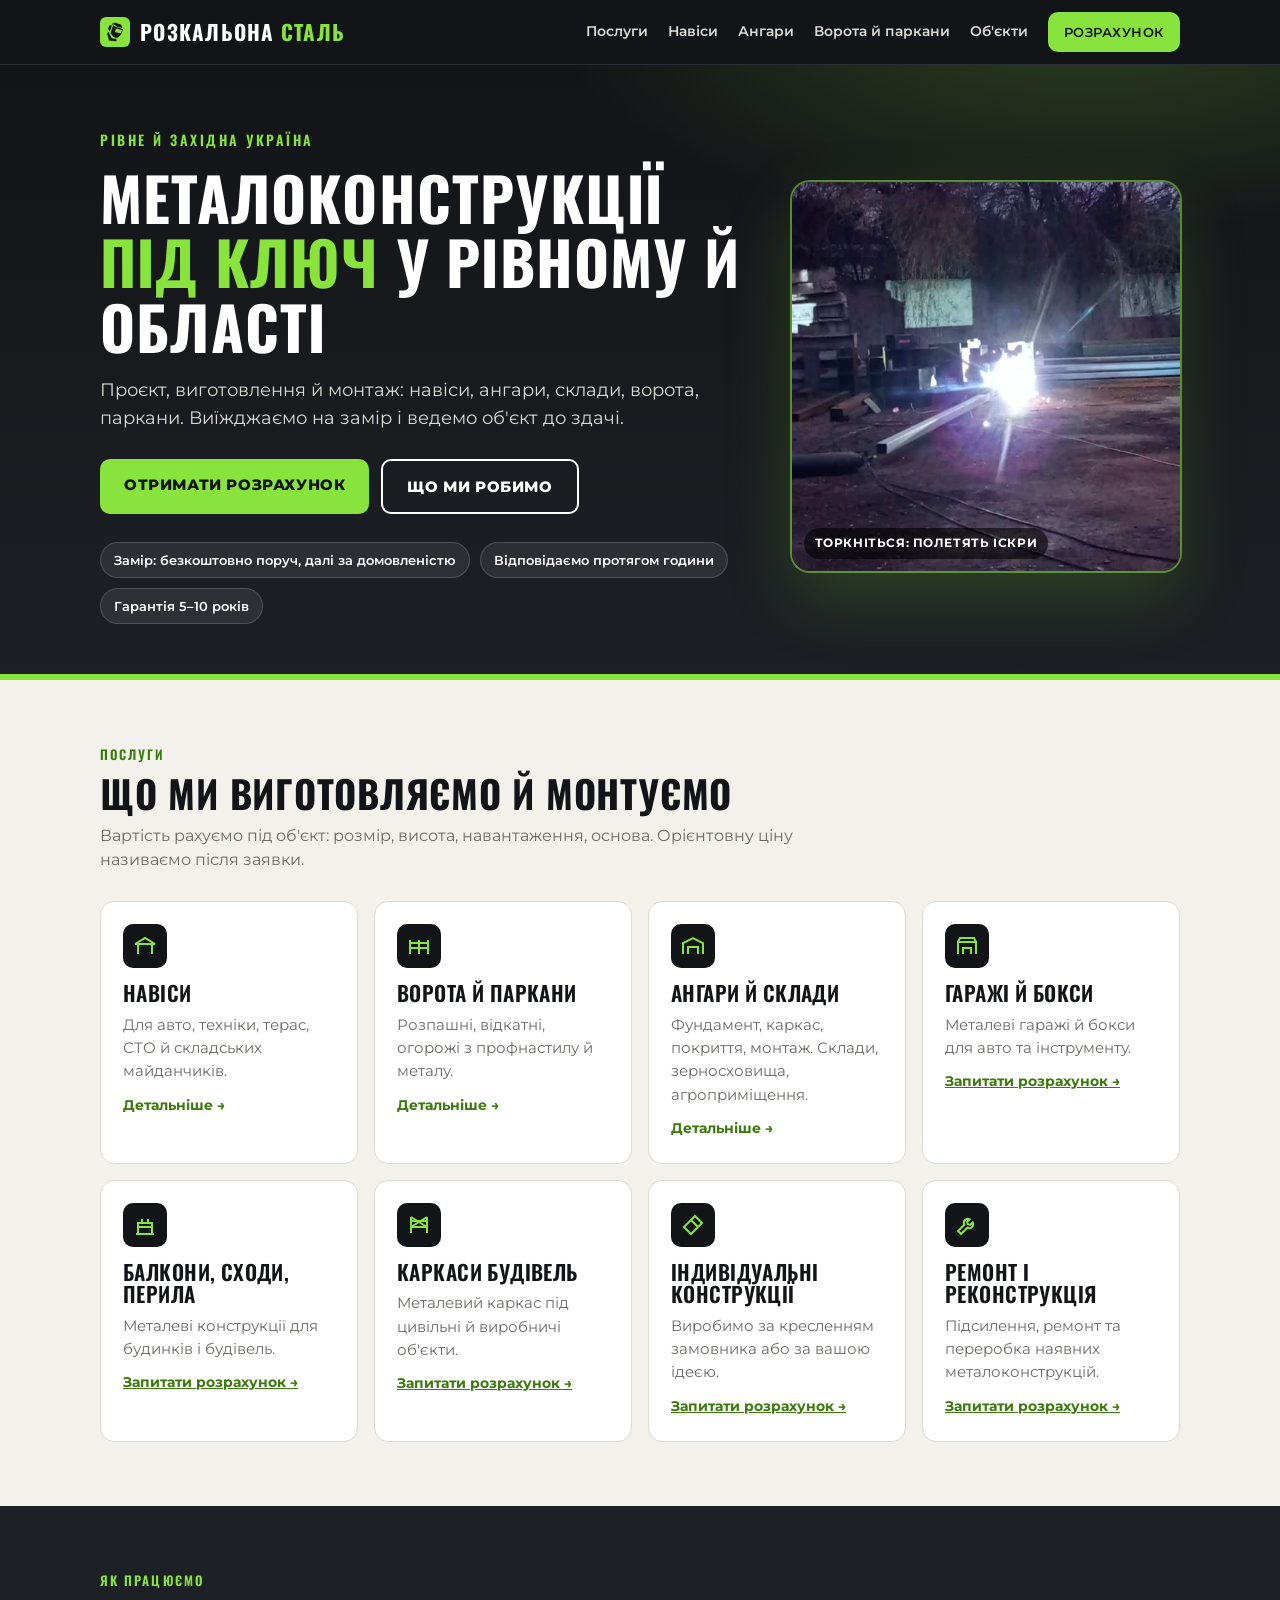
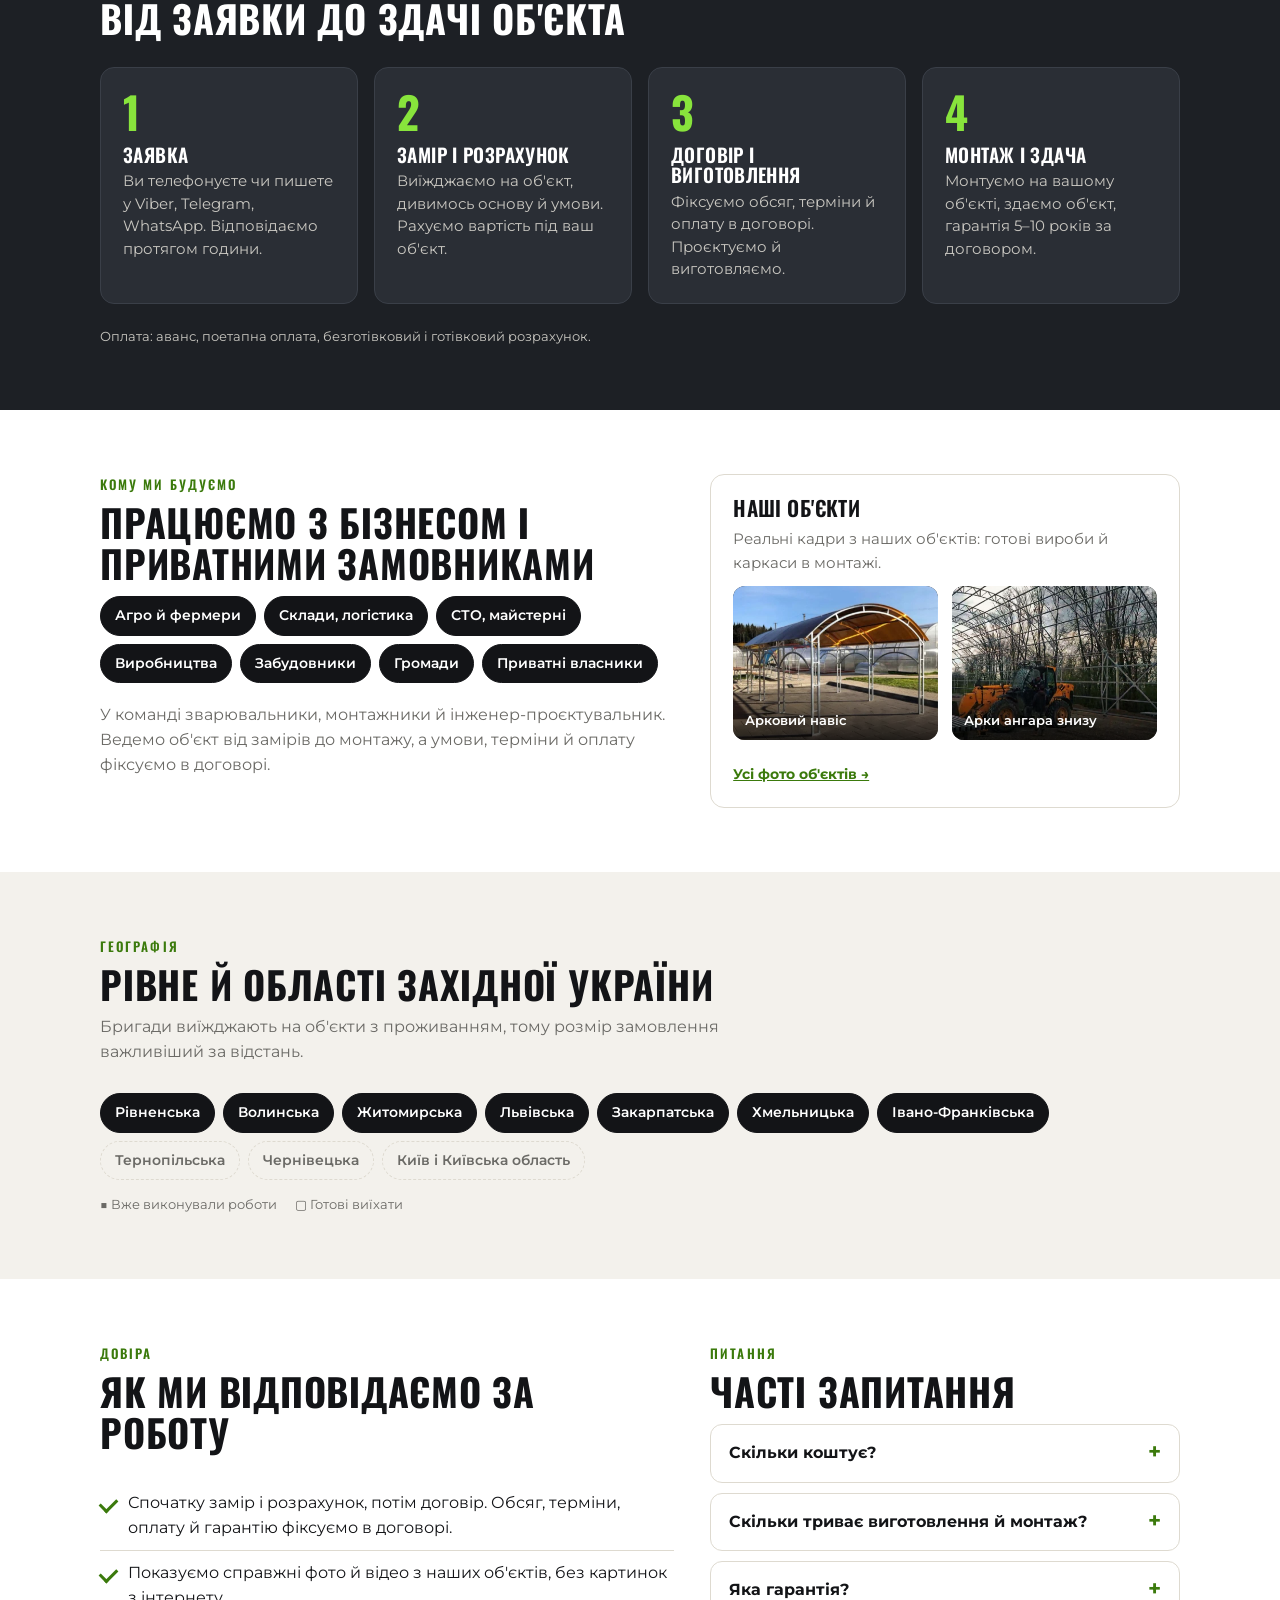
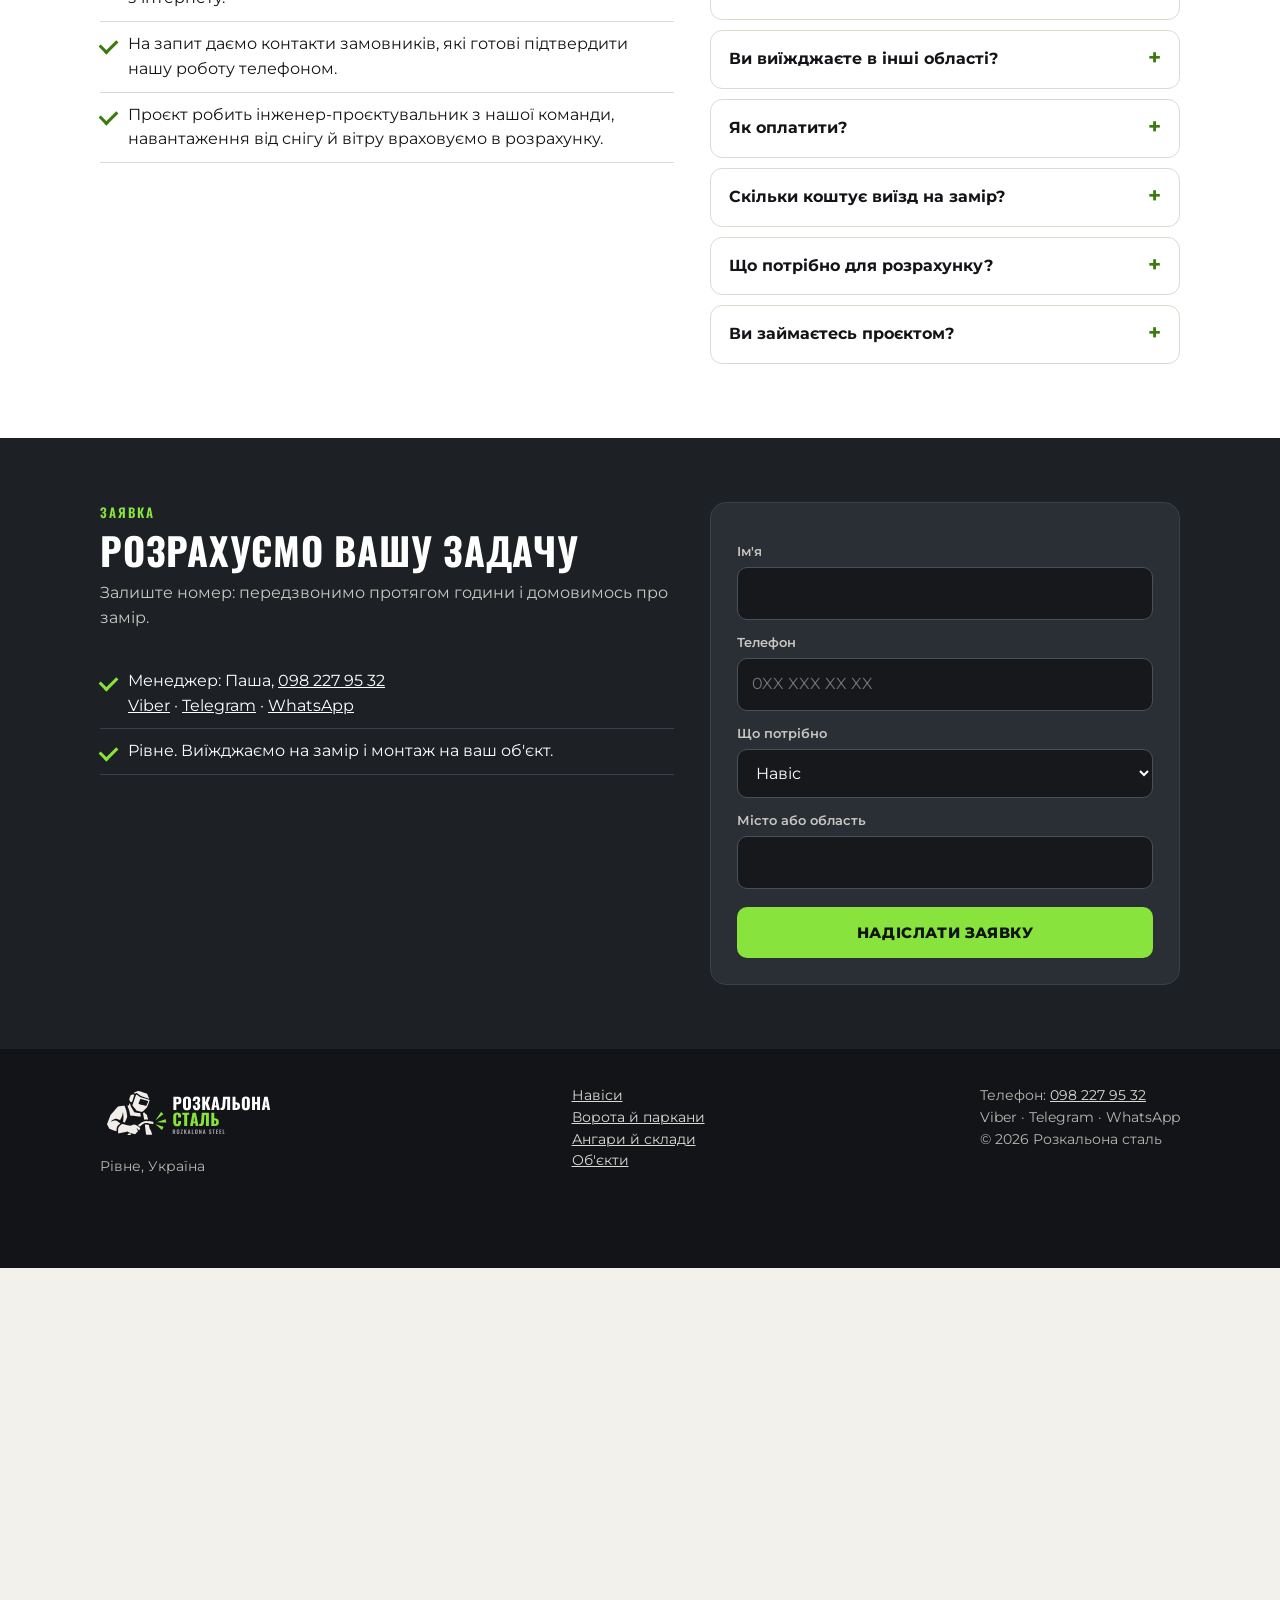
<file: google.html>
<!doctype html>
<html lang="uk"><head><meta charset="utf-8"><meta name="robots" content="noindex"><meta http-equiv="refresh" content="0;url=/"><link rel="canonical" href="https://rozkalona.com.ua/"><title>Розкальона сталь</title></head>
<body><a href="/">Розкальона сталь</a></body></html>
</file>
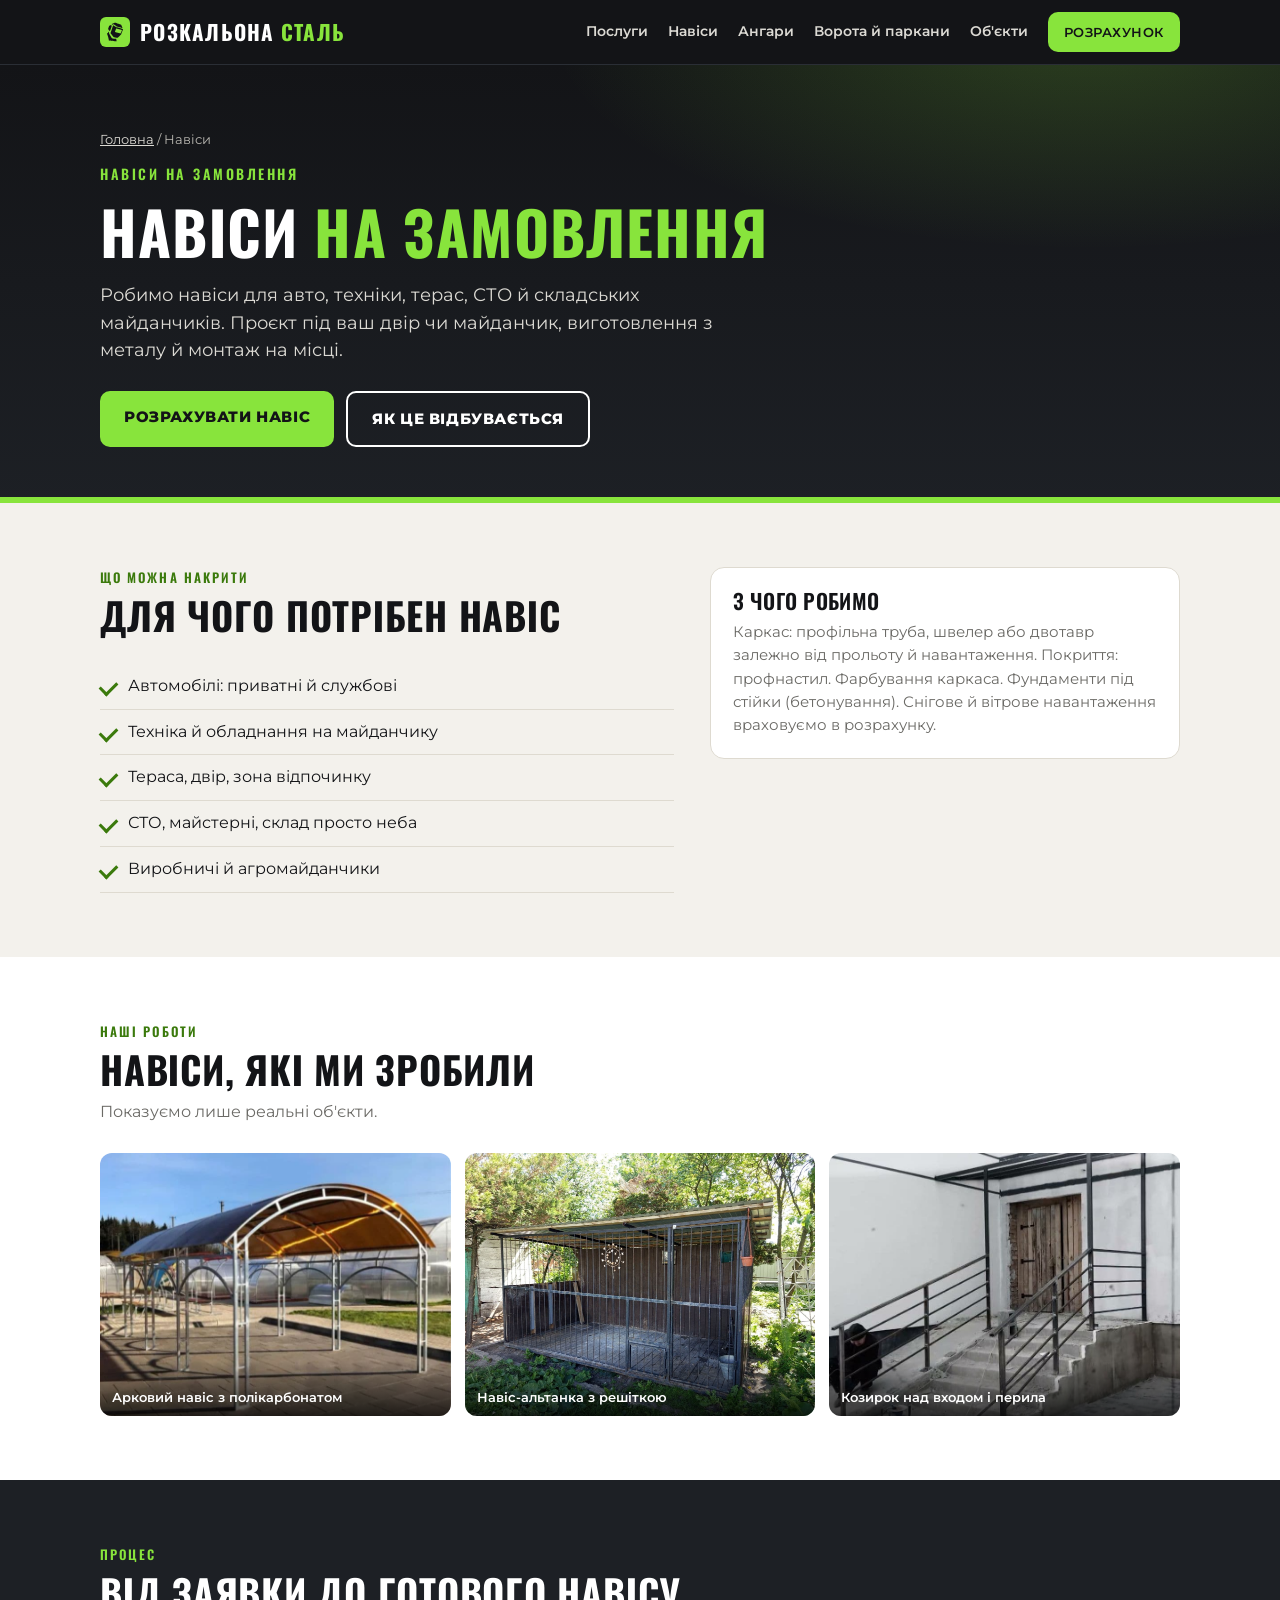
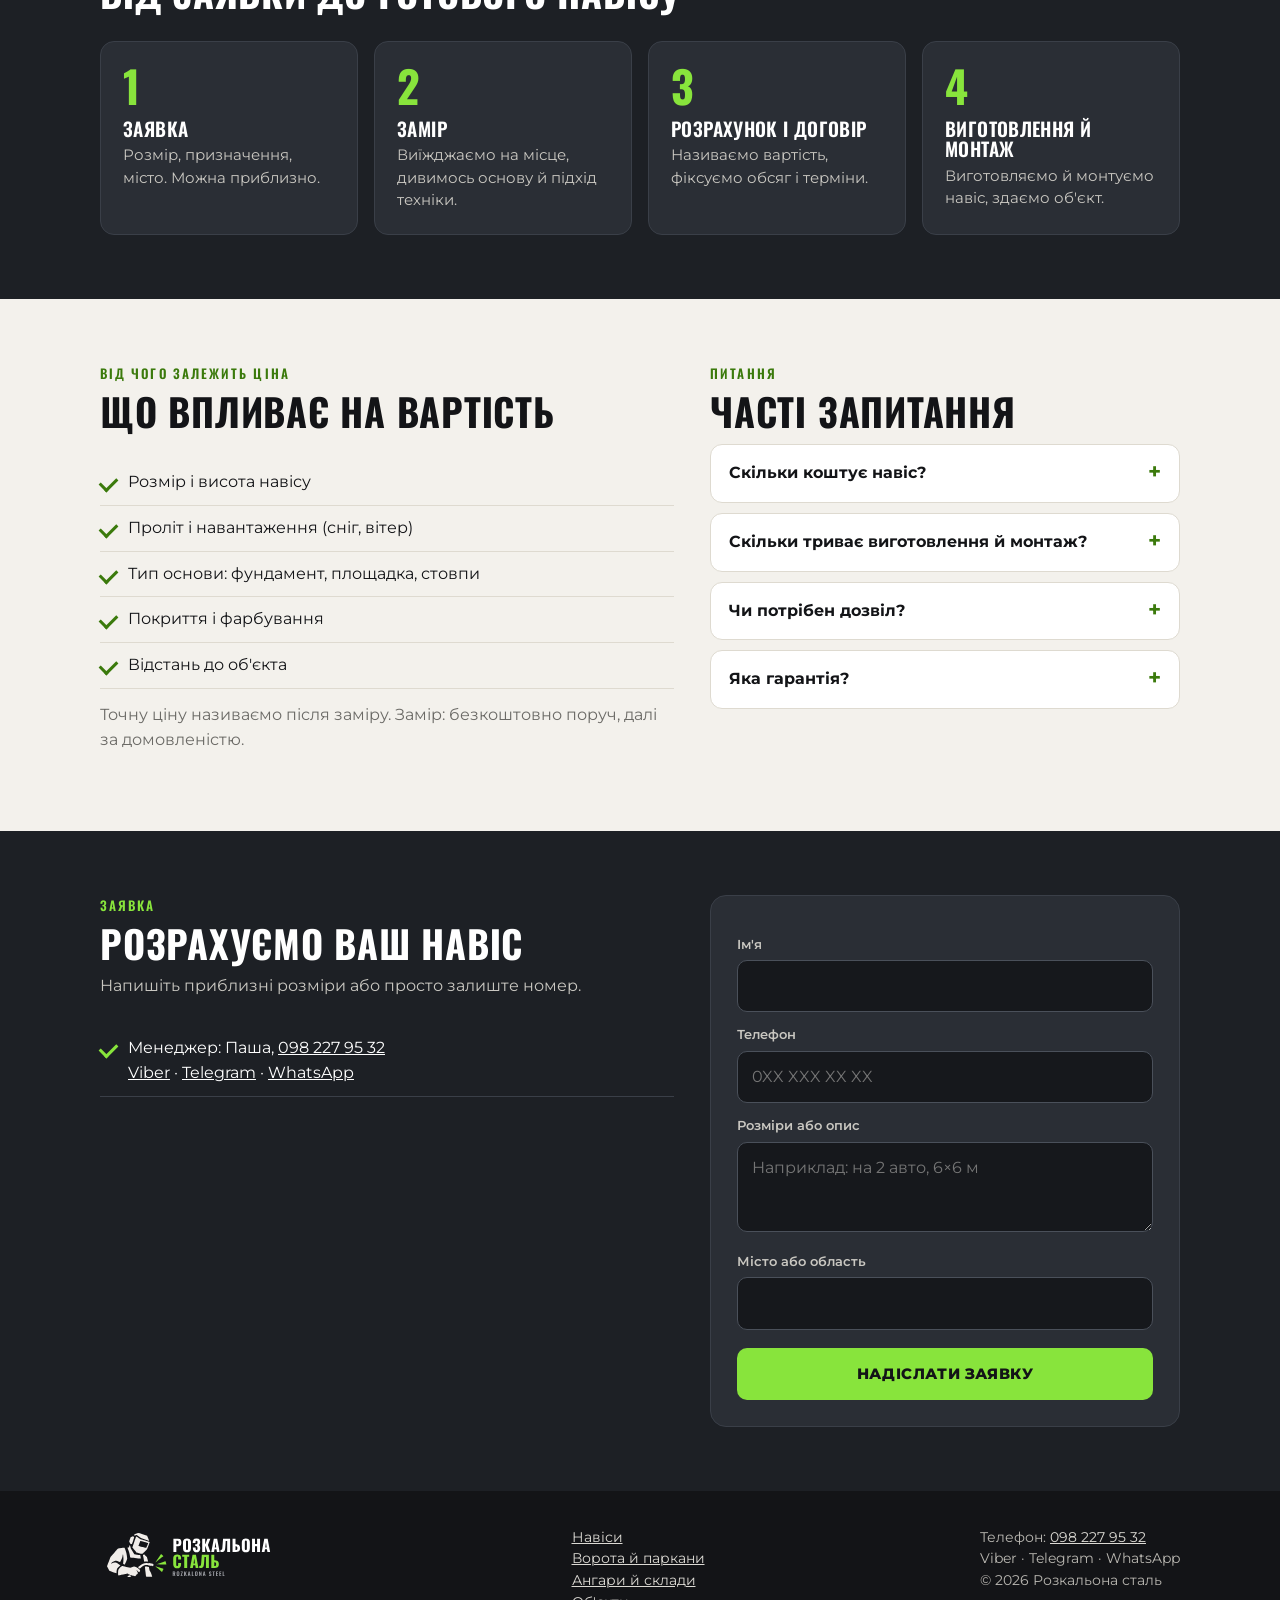
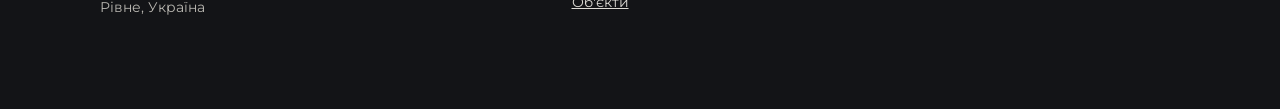
<file: navisy.html>
<!doctype html>
<html lang="uk">
<head>
<meta charset="utf-8">
<meta name="viewport" content="width=device-width, initial-scale=1">
<meta name="robots" content="noindex, nofollow">
<script>if(location.hostname.indexOf("www.")===0)location.replace(location.href.replace("//www.","//"));</script>
<title>Навіси на замовлення у Рівному | Розкальона сталь</title>
<meta name="description" content="Навіси для авто, техніки, терас і складських майданчиків: проєкт, виготовлення, монтаж. Розрахунок під об&#39;єкт, замір поруч безкоштовно.">
<link rel="canonical" href="https://rozkalona.com.ua/navisy.html">
<meta property="og:type" content="website">
<meta property="og:locale" content="uk_UA">
<meta property="og:site_name" content="Розкальона сталь">
<meta property="og:title" content="Навіси на замовлення у Рівному | Розкальона сталь">
<meta property="og:description" content="Навіси для авто, техніки, терас і складських майданчиків: проєкт, виготовлення, монтаж. Розрахунок під об&#39;єкт, замір поруч безкоштовно.">
<meta property="og:url" content="https://rozkalona.com.ua/navisy.html">
<meta property="og:image" content="https://rozkalona.com.ua/img/og.jpg">
<meta property="og:image:width" content="1200">
<meta property="og:image:height" content="630">
<meta name="twitter:card" content="summary_large_image">
<script async src="https://www.googletagmanager.com/gtag/js?id=G-BFSEK5499T"></script>
<script>
window.dataLayer = window.dataLayer || [];
function gtag(){dataLayer.push(arguments);}
gtag('js', new Date());
gtag('config', 'G-BFSEK5499T');
window.trackLead = function (what) {
  gtag('event', 'generate_lead', { item_name: what || '' });
};
document.addEventListener('click', function (e) {
  var a = e.target.closest && e.target.closest('a[href^="tel:"]');
  if (!a) return;
  gtag('event', 'phone_click', { link_url: a.getAttribute('href') });
});
</script>

<script type="application/ld+json">
{"@context":"https://schema.org","@type":"Service","name":"Навіси з металу на замовлення","description":"Навіси для авто, техніки, терас і складських майданчиків: проєкт, виготовлення, монтаж. Розрахунок під об'єкт, замір поруч безкоштовно.","url":"https://rozkalona.com.ua/navisy.html","provider":{"@id":"https://rozkalona.com.ua/#business","@type":"LocalBusiness","name":"Розкальона сталь","telephone":"+380982279532"},"areaServed":[{"@type":"City","name":"Рівне"},{"@type":"AdministrativeArea","name":"Рівненська область"},{"@type":"AdministrativeArea","name":"Волинська область"},{"@type":"AdministrativeArea","name":"Житомирська область"},{"@type":"AdministrativeArea","name":"Львівська область"},{"@type":"AdministrativeArea","name":"Закарпатська область"},{"@type":"AdministrativeArea","name":"Хмельницька область"},{"@type":"AdministrativeArea","name":"Івано-Франківська область"}]}
</script>
<link rel="preconnect" href="https://fonts.googleapis.com">
<link href="https://fonts.googleapis.com/css2?family=Montserrat:wght@500;600;700;800&family=Oswald:wght@500;600;700&display=swap&subset=cyrillic" rel="stylesheet">
<link rel="stylesheet" href="/style.css?v=20261127a">
<link rel="icon" type="image/svg+xml" href="/img/logo-icon.svg">
<link rel="icon" type="image/png" sizes="48x48" href="/img/favicon-48.png">
<link rel="apple-touch-icon" href="/img/apple-touch-icon.png">
<script type="application/ld+json">{"@context":"https://schema.org","@type":"FAQPage","mainEntity":[{"@type":"Question","name":"Скільки коштує навіс?","acceptedAnswer":{"@type":"Answer","text":"Залежить від розмірів, висоти, навантаження й основи. Дайте приблизні розміри в заявці й ми скажемо, що потрібно для розрахунку."}},{"@type":"Question","name":"Скільки триває виготовлення й монтаж?","acceptedAnswer":{"@type":"Answer","text":"Терміни називаємо в розрахунку після заміру й фіксуємо в договорі."}},{"@type":"Question","name":"Чи потрібен дозвіл?","acceptedAnswer":{"@type":"Answer","text":"Залежить від розмірів і призначення. Підкажемо, що потрібно у вашому випадку."}},{"@type":"Question","name":"Яка гарантія?","acceptedAnswer":{"@type":"Answer","text":"5–10 років залежно від конструкції. Точний строк фіксуємо в договорі."}}]}</script>
</head>
<body>

<header class="top">
  <div class="wrap">
    <a class="logo" href="/index.html" aria-label="Розкальона сталь">
      <img src="/img/logo-icon.svg" alt="" width="30" height="30">
      <span>Розкальона <b>сталь</b></span>
    </a>
    <button class="burger" aria-label="Меню" onclick="document.getElementById('menu').classList.toggle('open')">☰</button>
    <nav class="menu" id="menu">
      <a href="/index.html#poslugy">Послуги</a>
      <a href="/navisy.html">Навіси</a>
      <a href="/angary.html">Ангари</a>
      <a href="/vorota-parkany.html">Ворота й паркани</a>
      <a href="/obyekty.html">Об'єкти</a>
      <a class="btn sm" href="#zayavka">Розрахунок</a>
    </nav>
  </div>
</header>

<section class="hero">
  <div class="wrap">
    <div class="crumbs"><a href="/index.html">Головна</a> / Навіси</div>
    <div class="eyebrow">Навіси на замовлення</div>
    <h1>Навіси <span>на замовлення</span></h1>
    <p class="lead">Робимо навіси для авто, техніки, терас, СТО й складських майданчиків. Проєкт під ваш двір чи майданчик, виготовлення з металу й монтаж на місці.</p>
    <div class="cta"><a class="btn" href="#zayavka">Розрахувати навіс</a><a class="btn ghost" href="#yak">Як це відбувається</a></div>
  </div>
</section>

<section class="s">
  <div class="wrap two">
    <div>
      <div class="sec-h"><div class="k">Що можна накрити</div><h2>Для чого потрібен навіс</h2></div>
      <ul class="list">
        <li>Автомобілі: приватні й службові</li>
        <li>Техніка й обладнання на майданчику</li>
        <li>Тераса, двір, зона відпочинку</li>
        <li>СТО, майстерні, склад просто неба</li>
        <li>Виробничі й агромайданчики</li>
      </ul>
    </div>
    <div class="card">
      <h3>З чого робимо</h3>
      <p>Каркас: профільна труба, швелер або двотавр залежно від прольоту й навантаження. Покриття: профнастил. Фарбування каркаса. Фундаменти під стійки (бетонування). Снігове й вітрове навантаження враховуємо в розрахунку.</p>
    </div>
  </div>
</section>

<section class="s alt">
  <div class="wrap">
    <div class="sec-h"><div class="k">Наші роботи</div><h2>Навіси, які ми зробили</h2><p>Показуємо лише реальні об'єкти.</p></div>
    <div class="shots">
      <div class="shot img"><img src="/img/ready-canopy.jpg" alt="Арковий навіс з полікарбонатом" loading="lazy"><span class="cap">Арковий навіс з полікарбонатом</span></div>
      <div class="shot img"><img src="/img/d-gazebo.jpg" alt="Навіс-альтанка з решіткою" loading="lazy"><span class="cap">Навіс-альтанка з решіткою</span></div>
      <div class="shot img"><img src="/img/d-railing-canopy.jpg" alt="Козирок над входом і перила" loading="lazy"><span class="cap">Козирок над входом і перила</span></div>
    </div>
  </div>
</section>

<section class="s dark" id="yak">
  <div class="wrap">
    <div class="sec-h"><div class="k">Процес</div><h2>Від заявки до готового навісу</h2></div>
    <div class="steps">
      <div class="step"><h3>Заявка</h3><p>Розмір, призначення, місто. Можна приблизно.</p></div>
      <div class="step"><h3>Замір</h3><p>Виїжджаємо на місце, дивимось основу й підхід техніки.</p></div>
      <div class="step"><h3>Розрахунок і договір</h3><p>Називаємо вартість, фіксуємо обсяг і терміни.</p></div>
      <div class="step"><h3>Виготовлення й монтаж</h3><p>Виготовляємо й монтуємо навіс, здаємо об'єкт.</p></div>
    </div>
  </div>
</section>

<section class="s">
  <div class="wrap two">
    <div>
      <div class="sec-h"><div class="k">Від чого залежить ціна</div><h2>Що впливає на вартість</h2></div>
      <ul class="list">
        <li>Розмір і висота навісу</li>
        <li>Проліт і навантаження (сніг, вітер)</li>
        <li>Тип основи: фундамент, площадка, стовпи</li>
        <li>Покриття і фарбування</li>
        <li>Відстань до об'єкта</li>
      </ul>
      <p style="margin-top:14px;color:var(--mute)">Точну ціну називаємо після заміру. Замір: безкоштовно поруч, далі за домовленістю.</p>
    </div>
    <div>
      <div class="sec-h" style="margin-bottom:12px"><div class="k">Питання</div><h2>Часті запитання</h2></div>
      <details><summary>Скільки коштує навіс?</summary><p>Залежить від розмірів, висоти, навантаження й основи. Дайте приблизні розміри в заявці й ми скажемо, що потрібно для розрахунку.</p></details>
      <details><summary>Скільки триває виготовлення й монтаж?</summary><p>Терміни називаємо в розрахунку після заміру й фіксуємо в договорі.</p></details>
      <details><summary>Чи потрібен дозвіл?</summary><p>Залежить від розмірів і призначення. Підкажемо, що потрібно у вашому випадку.</p></details>
      <details><summary>Яка гарантія?</summary><p>5–10 років залежно від конструкції. Точний строк фіксуємо в договорі.</p></details>
    </div>
  </div>
</section>

<section class="s dark" id="zayavka">
  <div class="wrap two">
    <div>
      <div class="sec-h"><div class="k">Заявка</div><h2>Розрахуємо ваш навіс</h2><p>Напишіть приблизні розміри або просто залиште номер.</p></div>
      <ul class="list"><li>Менеджер: Паша, <a href="tel:+380982279532">098 227 95 32</a> <br><a href="viber://chat?number=%2B380982279532">Viber</a> · <a href="https://t.me/+380982279532">Telegram</a> · <a href="https://wa.me/380982279532">WhatsApp</a></li></ul>
    </div>
    <form class="formbox">
      <label>Ім'я</label><input type="text" autocomplete="name">
      <label>Телефон</label><input type="tel" autocomplete="tel" inputmode="tel">
      <label>Розміри або опис</label><textarea placeholder="Наприклад: на 2 авто, 6×6 м"></textarea>
      <label>Місто або область</label><input type="text">
      <button class="btn" type="submit">Надіслати заявку</button>
      <div class="demo-note"></div>
    </form>
  </div>
</section>


<footer>
  <div class="wrap">
    <div><img src="/img/logo-lockup.svg" alt="Розкальона сталь, Rozkalona Steel" width="170" height="56" style="width:auto;height:56px;margin-bottom:8px"><br>Рівне, Україна</div>
    <div><a href="/navisy.html">Навіси</a><br><a href="/vorota-parkany.html">Ворота й паркани</a><br><a href="/angary.html">Ангари й склади</a><br><a href="/obyekty.html">Об'єкти</a></div>
    <div>Телефон: <a href="tel:+380982279532">098 227 95 32</a><br>Viber · Telegram · WhatsApp<br>© 2026 Розкальона сталь</div>
  </div>
</footer>
<div class="mbar"><a href="#zayavka">Розрахунок</a><a class="b" href="/index.html">Головна</a></div>
<script src="/form.js?v=20261127a"></script>
</body>
</html>
</file>
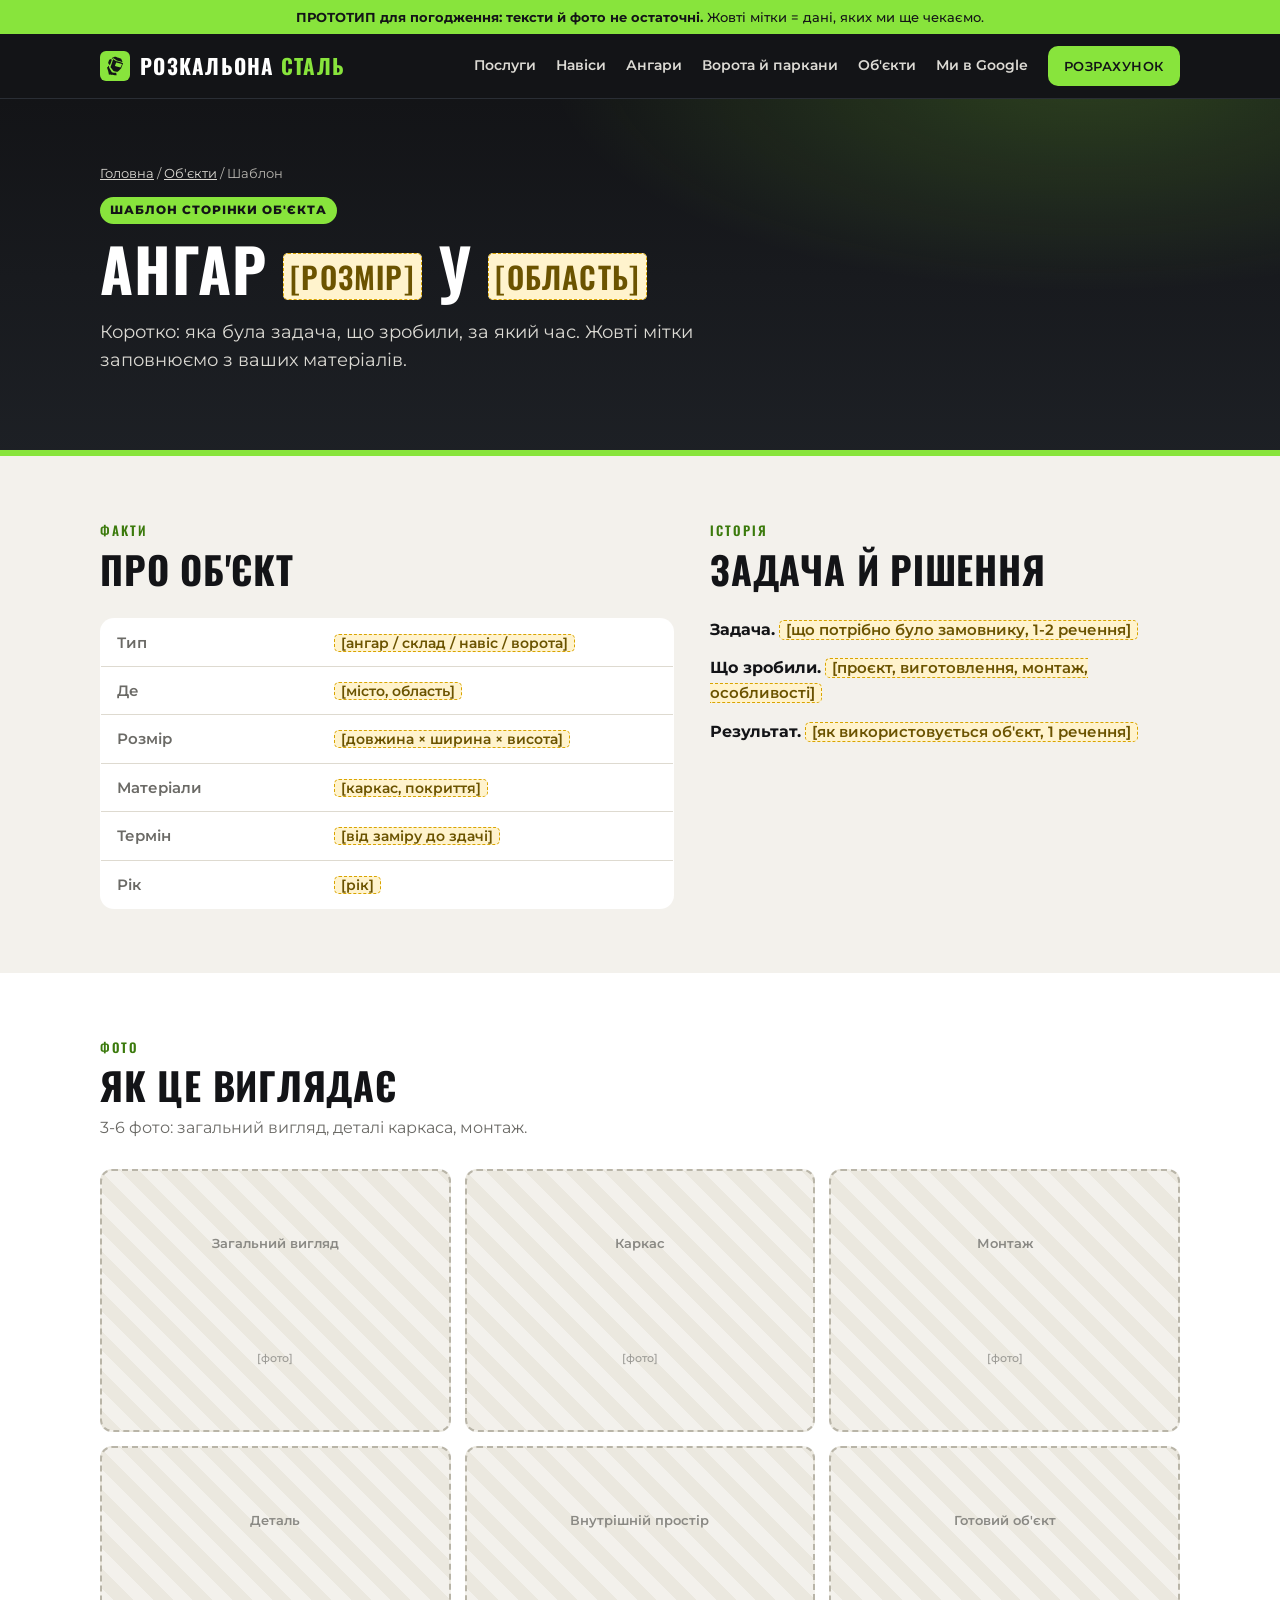
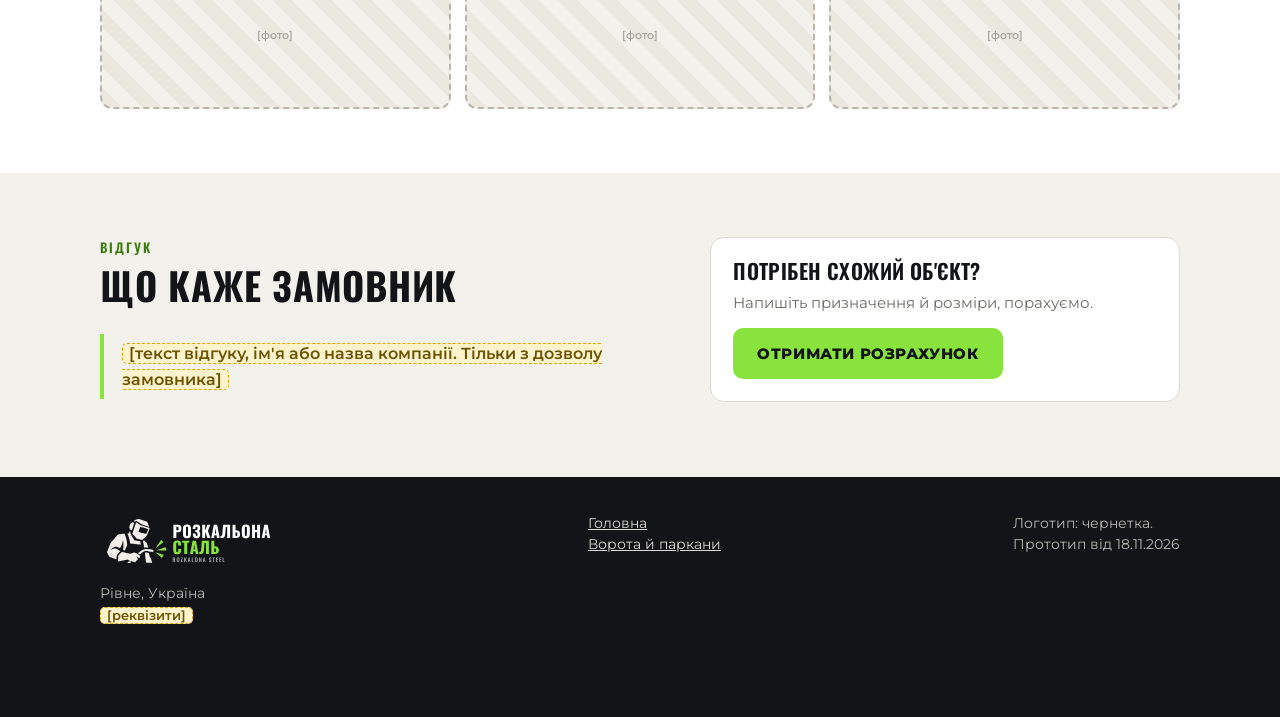
<file: obyekt-shablon.html>
<!doctype html>
<html lang="uk">
<head>
<meta charset="utf-8">
<meta name="viewport" content="width=device-width, initial-scale=1">
<meta name="robots" content="noindex, nofollow">
<title>Шаблон сторінки об'єкта — Розкальона сталь</title>
<meta name="description" content="Шаблон сторінки об'єкта: факти, історія, фото, відгук.">
<link rel="preconnect" href="https://fonts.googleapis.com">
<link href="https://fonts.googleapis.com/css2?family=Montserrat:wght@500;600;700;800&family=Oswald:wght@500;600;700&display=swap&subset=cyrillic" rel="stylesheet">
<link rel="stylesheet" href="style.css?v=20261126">
<link rel="icon" type="image/svg+xml" href="img/logo-icon.svg">
</head>
<body>
<div class="ribbon">ПРОТОТИП для погодження: тексти й фото не остаточні. <span style="font-weight:500">Жовті мітки = дані, яких ми ще чекаємо.</span></div>

<header class="top">
  <div class="wrap">
    <a class="logo" href="index.html" aria-label="Розкальона сталь">
      <img src="img/logo-icon.svg" alt="" width="30" height="30">
      <span>Розкальона <b>сталь</b></span>
    </a>
    <button class="burger" aria-label="Меню" onclick="document.getElementById('menu').classList.toggle('open')">☰</button>
    <nav class="menu" id="menu">
      <a href="index.html#poslugy">Послуги</a>
      <a href="navisy.html">Навіси</a>
      <a href="angary.html">Ангари</a>
      <a href="vorota-parkany.html">Ворота й паркани</a>
      <a href="obyekty.html">Об'єкти</a>
      <a href="google.html">Ми в Google</a>
      <a class="btn sm" href="#zayavka">Розрахунок</a>
    </nav>
  </div>
</header>

<section class="hero">
  <div class="wrap">
    <div class="crumbs"><a href="index.html">Головна</a> / <a href="obyekty.html">Об'єкти</a> / Шаблон</div>
    <div class="badge">Шаблон сторінки об'єкта</div>
    <h1>Ангар <span class="ph" style="font-size:.5em;vertical-align:middle">[розмір]</span> у <span class="ph" style="font-size:.5em;vertical-align:middle">[область]</span></h1>
    <p class="lead">Коротко: яка була задача, що зробили, за який час. Жовті мітки заповнюємо з ваших матеріалів.</p>
  </div>
</section>

<section class="s">
  <div class="wrap two">
    <div>
      <div class="sec-h"><div class="k">Факти</div><h2>Про об'єкт</h2></div>
      <table class="ftable">
        <tr><th>Тип</th><td><span class="ph">[ангар / склад / навіс / ворота]</span></td></tr>
        <tr><th>Де</th><td><span class="ph">[місто, область]</span></td></tr>
        <tr><th>Розмір</th><td><span class="ph">[довжина × ширина × висота]</span></td></tr>
        <tr><th>Матеріали</th><td><span class="ph">[каркас, покриття]</span></td></tr>
        <tr><th>Термін</th><td><span class="ph">[від заміру до здачі]</span></td></tr>
        <tr><th>Рік</th><td><span class="ph">[рік]</span></td></tr>
      </table>
    </div>
    <div>
      <div class="sec-h"><div class="k">Історія</div><h2>Задача й рішення</h2></div>
      <p><b>Задача.</b> <span class="ph">[що потрібно було замовнику, 1-2 речення]</span></p>
      <p><b>Що зробили.</b> <span class="ph">[проєкт, виготовлення, монтаж, особливості]</span></p>
      <p><b>Результат.</b> <span class="ph">[як використовується об'єкт, 1 речення]</span></p>
    </div>
  </div>
</section>

<section class="s alt">
  <div class="wrap">
    <div class="sec-h"><div class="k">Фото</div><h2>Як це виглядає</h2><p>3-6 фото: загальний вигляд, деталі каркаса, монтаж.</p></div>
    <div class="shots">
      <div class="shot">Загальний вигляд<small>[фото]</small></div>
      <div class="shot">Каркас<small>[фото]</small></div>
      <div class="shot">Монтаж<small>[фото]</small></div>
      <div class="shot">Деталь<small>[фото]</small></div>
      <div class="shot">Внутрішній простір<small>[фото]</small></div>
      <div class="shot">Готовий об'єкт<small>[фото]</small></div>
    </div>
  </div>
</section>

<section class="s">
  <div class="wrap two">
    <div>
      <div class="sec-h"><div class="k">Відгук</div><h2>Що каже замовник</h2></div>
      <p class="quote"><span class="ph">[текст відгуку, ім'я або назва компанії. Тільки з дозволу замовника]</span></p>
    </div>
    <div class="card">
      <h3>Потрібен схожий об'єкт?</h3>
      <p style="margin:8px 0 14px">Напишіть призначення й розміри, порахуємо.</p>
      <a class="btn" href="angary.html#zayavka">Отримати розрахунок</a>
    </div>
  </div>
</section>

<footer>
  <div class="wrap">
    <div><img src="img/logo-lockup.svg" alt="Розкальона сталь, Rozkalona Steel" width="170" height="56" style="width:auto;height:56px;margin-bottom:8px"><br>Рівне, Україна<br><span class="ph">[реквізити]</span></div>
    <div><a href="index.html">Головна</a><br><a href="vorota-parkany.html">Ворота й паркани</a></div>
    <div>Логотип: чернетка.<br>Прототип від 18.11.2026</div>
  </div>
</footer>
<div class="mbar"><a href="#zayavka">Розрахунок</a><a class="b" href="index.html">Головна</a></div>
<script src="form.js?v=20261125"></script>
</body>
</html>
</file>
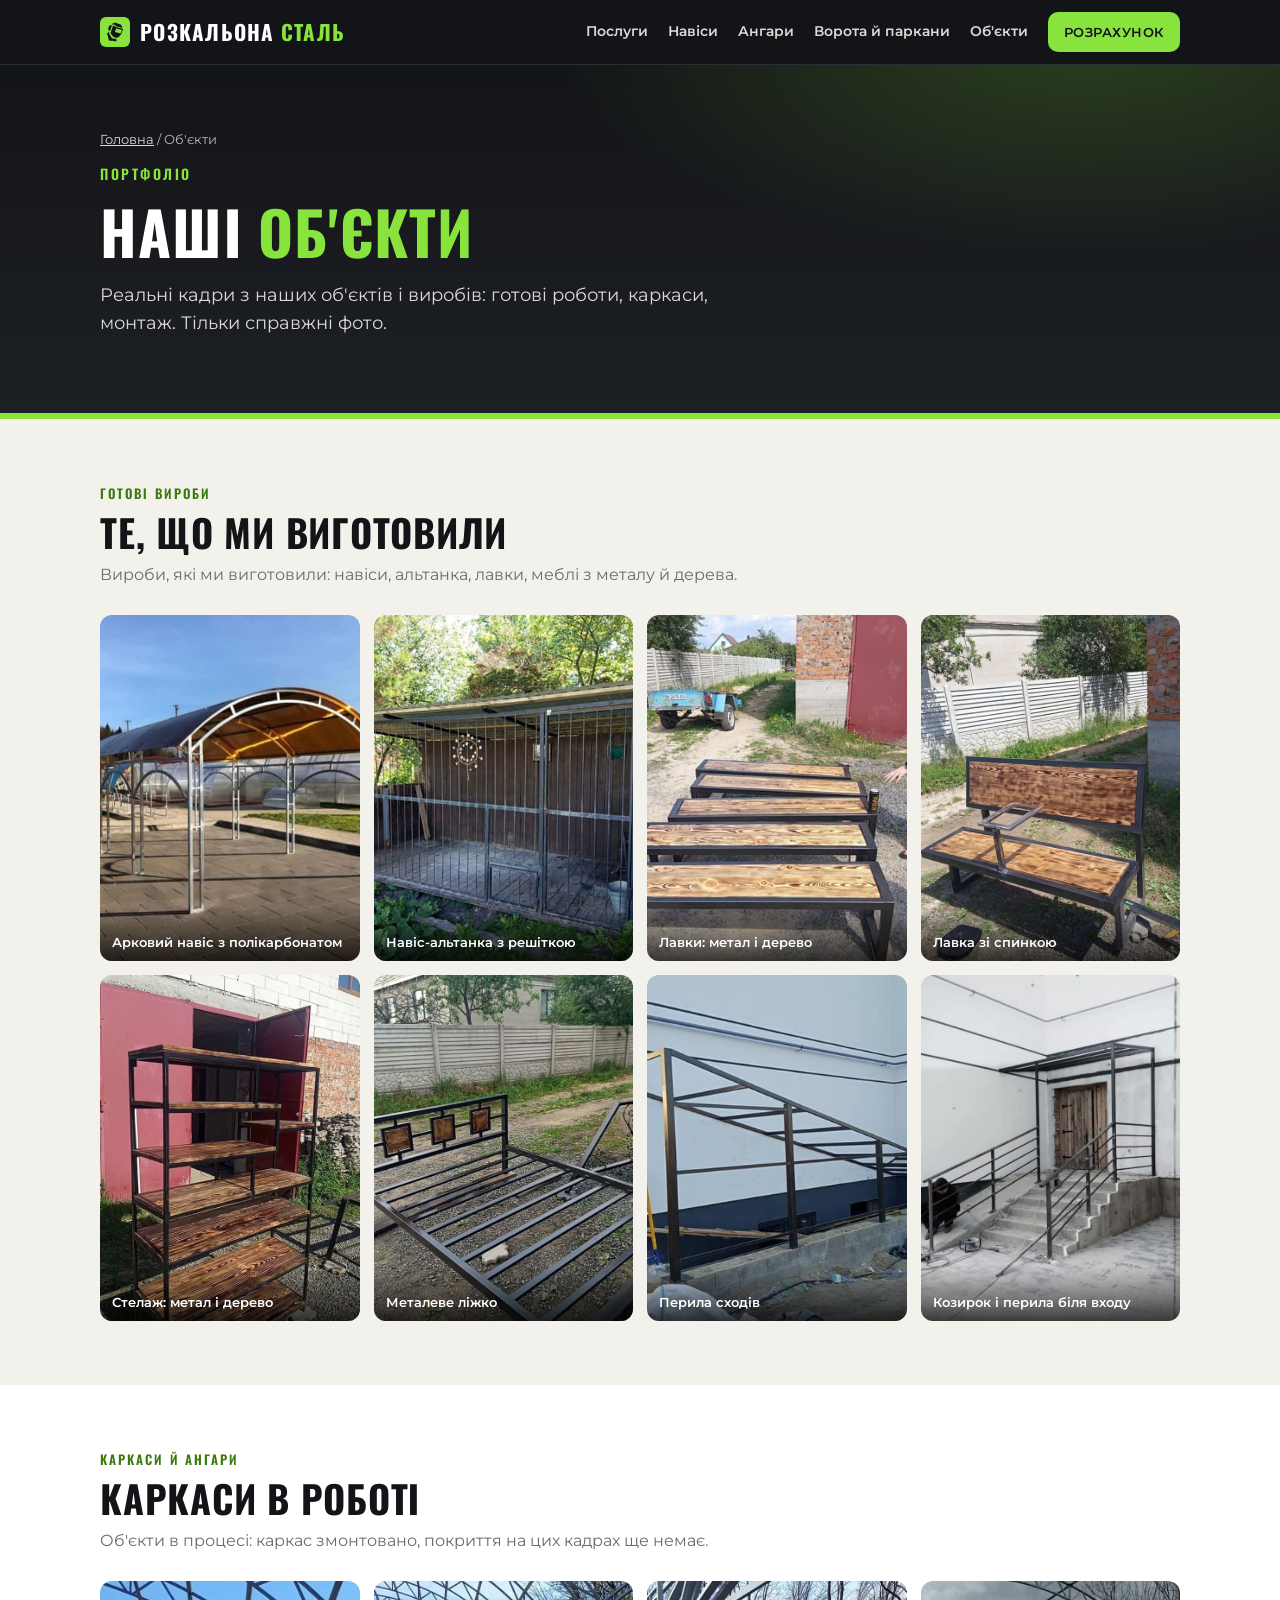
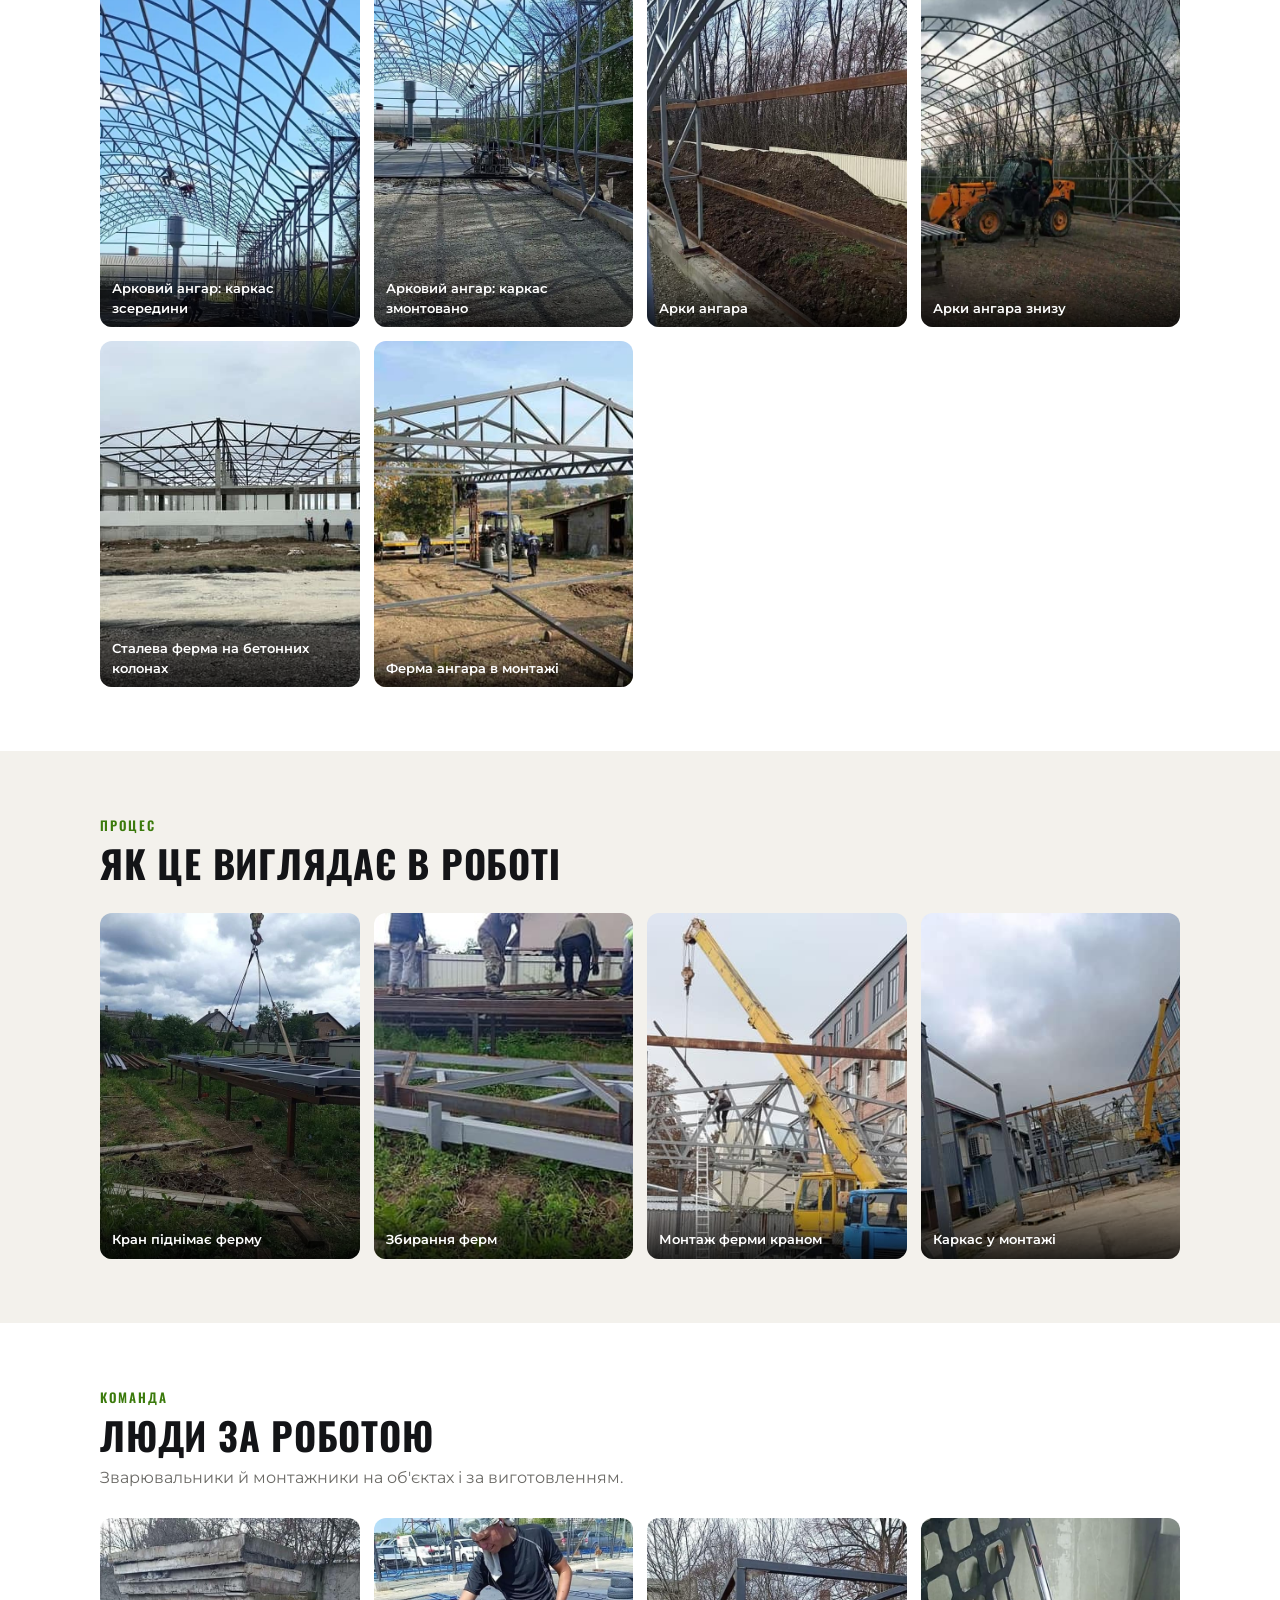
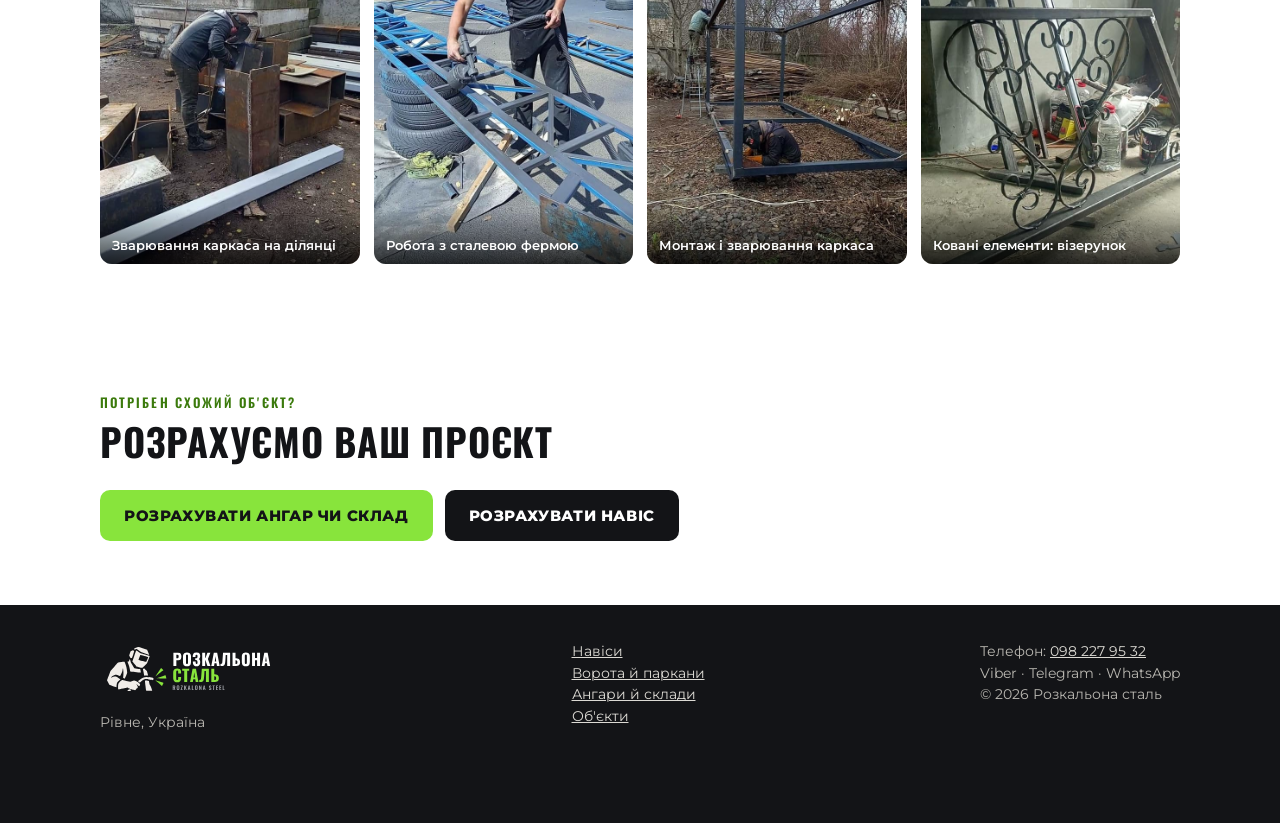
<file: obyekty.html>
<!doctype html>
<html lang="uk">
<head>
<meta charset="utf-8">
<meta name="viewport" content="width=device-width, initial-scale=1">
<meta name="robots" content="noindex, nofollow">
<script>if(location.hostname.indexOf("www.")===0)location.replace(location.href.replace("//www.","//"));</script>
<title>Об&#39;єкти: навіси, ангари, ворота в Рівному й області | Розкальона сталь</title>
<meta name="description" content="Реальні кадри з наших об&#39;єктів і виробів: готові роботи, каркаси, монтаж.">
<link rel="canonical" href="https://rozkalona.com.ua/obyekty.html">
<meta property="og:type" content="website">
<meta property="og:locale" content="uk_UA">
<meta property="og:site_name" content="Розкальона сталь">
<meta property="og:title" content="Об&#39;єкти: навіси, ангари, ворота в Рівному й області | Розкальона сталь">
<meta property="og:description" content="Реальні кадри з наших об&#39;єктів і виробів: готові роботи, каркаси, монтаж.">
<meta property="og:url" content="https://rozkalona.com.ua/obyekty.html">
<meta property="og:image" content="https://rozkalona.com.ua/img/og.jpg">
<meta property="og:image:width" content="1200">
<meta property="og:image:height" content="630">
<meta name="twitter:card" content="summary_large_image">
<script async src="https://www.googletagmanager.com/gtag/js?id=G-BFSEK5499T"></script>
<script>
window.dataLayer = window.dataLayer || [];
function gtag(){dataLayer.push(arguments);}
gtag('js', new Date());
gtag('config', 'G-BFSEK5499T');
window.trackLead = function (what) {
  gtag('event', 'generate_lead', { item_name: what || '' });
};
document.addEventListener('click', function (e) {
  var a = e.target.closest && e.target.closest('a[href^="tel:"]');
  if (!a) return;
  gtag('event', 'phone_click', { link_url: a.getAttribute('href') });
});
</script>

<link rel="preconnect" href="https://fonts.googleapis.com">
<link href="https://fonts.googleapis.com/css2?family=Montserrat:wght@500;600;700;800&family=Oswald:wght@500;600;700&display=swap&subset=cyrillic" rel="stylesheet">
<link rel="stylesheet" href="/style.css?v=20261127a">
<link rel="icon" type="image/svg+xml" href="/img/logo-icon.svg">
<link rel="icon" type="image/png" sizes="48x48" href="/img/favicon-48.png">
<link rel="apple-touch-icon" href="/img/apple-touch-icon.png">
</head>
<body>

<header class="top">
  <div class="wrap">
    <a class="logo" href="/index.html" aria-label="Розкальона сталь">
      <img src="/img/logo-icon.svg" alt="" width="30" height="30">
      <span>Розкальона <b>сталь</b></span>
    </a>
    <button class="burger" aria-label="Меню" onclick="document.getElementById('menu').classList.toggle('open')">☰</button>
    <nav class="menu" id="menu">
      <a href="/index.html#poslugy">Послуги</a>
      <a href="/navisy.html">Навіси</a>
      <a href="/angary.html">Ангари</a>
      <a href="/vorota-parkany.html">Ворота й паркани</a>
      <a href="/obyekty.html">Об'єкти</a>
      <a class="btn sm" href="#zayavka">Розрахунок</a>
    </nav>
  </div>
</header>

<section class="hero">
  <div class="wrap">
    <div class="crumbs"><a href="/index.html">Головна</a> / Об'єкти</div>
    <div class="eyebrow">Портфоліо</div>
    <h1>Наші <span>об'єкти</span></h1>
    <p class="lead">Реальні кадри з наших об'єктів і виробів: готові роботи, каркаси, монтаж. Тільки справжні фото.</p>
  </div>
</section>






<section class="s">
  <div class="wrap">
    <div class="sec-h"><div class="k">Готові вироби</div><h2>Те, що ми виготовили</h2><p>Вироби, які ми виготовили: навіси, альтанка, лавки, меблі з металу й дерева.</p></div>
    <div class="gal">
      <div class="shot img"><img src="/img/ready-canopy.jpg" srcset="/img/ready-canopy-600.jpg 600w, /img/ready-canopy.jpg 1400w" sizes="(max-width:760px) 100vw, 380px" alt="Арковий навіс з полікарбонатом" loading="lazy"><span class="cap">Арковий навіс з полікарбонатом</span></div>
      <div class="shot img"><img src="/img/d-gazebo.jpg" srcset="/img/d-gazebo-600.jpg 600w, /img/d-gazebo.jpg 1400w" sizes="(max-width:760px) 100vw, 380px" alt="Навіс-альтанка з решіткою" loading="lazy"><span class="cap">Навіс-альтанка з решіткою</span></div>
      <div class="shot img"><img src="/img/d-benches-photo.jpg" srcset="/img/d-benches-photo-600.jpg 600w, /img/d-benches-photo.jpg 1400w" sizes="(max-width:760px) 100vw, 380px" alt="Лавки: метал і дерево" loading="lazy"><span class="cap">Лавки: метал і дерево</span></div>
      <div class="shot img"><img src="/img/d-bench-back.jpg" srcset="/img/d-bench-back-600.jpg 600w, /img/d-bench-back.jpg 1400w" sizes="(max-width:760px) 100vw, 380px" alt="Лавка зі спинкою" loading="lazy"><span class="cap">Лавка зі спинкою</span></div>
      <div class="shot img"><img src="/img/d-shelf.jpg" srcset="/img/d-shelf-600.jpg 600w, /img/d-shelf.jpg 1400w" sizes="(max-width:760px) 100vw, 380px" alt="Стелаж: метал і дерево" loading="lazy"><span class="cap">Стелаж: метал і дерево</span></div>
      <div class="shot img"><img src="/img/d-bed.jpg" srcset="/img/d-bed-600.jpg 600w, /img/d-bed.jpg 1400w" sizes="(max-width:760px) 100vw, 380px" alt="Металеве ліжко" loading="lazy"><span class="cap">Металеве ліжко</span></div>
      <div class="shot img"><img src="/img/d-railing-house.jpg" srcset="/img/d-railing-house-600.jpg 600w, /img/d-railing-house.jpg 1400w" sizes="(max-width:760px) 100vw, 380px" alt="Перила сходів" loading="lazy"><span class="cap">Перила сходів</span></div>
      <div class="shot img"><img src="/img/d-railing-canopy.jpg" srcset="/img/d-railing-canopy-600.jpg 600w, /img/d-railing-canopy.jpg 1400w" sizes="(max-width:760px) 100vw, 380px" alt="Козирок і перила біля входу" loading="lazy"><span class="cap">Козирок і перила біля входу</span></div>
    </div>
  </div>
</section>

<section class="s alt">
  <div class="wrap">
    <div class="sec-h"><div class="k">Каркаси й ангари</div><h2>Каркаси в роботі</h2><p>Об'єкти в процесі: каркас змонтовано, покриття на цих кадрах ще немає.</p></div>
    <div class="gal">
      <div class="shot img"><img src="/img/e-hangar-inside.jpg" srcset="/img/e-hangar-inside-600.jpg 600w, /img/e-hangar-inside.jpg 1400w" sizes="(max-width:760px) 100vw, 380px" alt="Арковий ангар: каркас зсередини" loading="lazy"><span class="cap">Арковий ангар: каркас зсередини</span></div>
      <div class="shot img"><img src="/img/e-hangar-frame.jpg" srcset="/img/e-hangar-frame-600.jpg 600w, /img/e-hangar-frame.jpg 1400w" sizes="(max-width:760px) 100vw, 380px" alt="Арковий ангар: каркас змонтовано" loading="lazy"><span class="cap">Арковий ангар: каркас змонтовано</span></div>
      <div class="shot img"><img src="/img/e-hangar-arches.jpg" srcset="/img/e-hangar-arches-600.jpg 600w, /img/e-hangar-arches.jpg 1400w" sizes="(max-width:760px) 100vw, 380px" alt="Арки ангара" loading="lazy"><span class="cap">Арки ангара</span></div>
      <div class="shot img"><img src="/img/e-hangar-below.jpg" srcset="/img/e-hangar-below-600.jpg 600w, /img/e-hangar-below.jpg 1400w" sizes="(max-width:760px) 100vw, 380px" alt="Арки ангара знизу" loading="lazy"><span class="cap">Арки ангара знизу</span></div>
      <div class="shot img"><img src="/img/z-truss-columns.jpg" srcset="/img/z-truss-columns-600.jpg 600w, /img/z-truss-columns.jpg 1400w" sizes="(max-width:760px) 100vw, 380px" alt="Сталева ферма на бетонних колонах" loading="lazy"><span class="cap">Сталева ферма на бетонних колонах</span></div>
      <div class="shot img"><img src="/img/e-truss-yard.jpg" srcset="/img/e-truss-yard-600.jpg 600w, /img/e-truss-yard.jpg 1400w" sizes="(max-width:760px) 100vw, 380px" alt="Ферма ангара в монтажі" loading="lazy"><span class="cap">Ферма ангара в монтажі</span></div>
    </div>
  </div>
</section>

<section class="s">
  <div class="wrap">
    <div class="sec-h"><div class="k">Процес</div><h2>Як це виглядає в роботі</h2></div>
    <div class="gal">
      <div class="shot img"><img src="/img/p-crane-truss.jpg" srcset="/img/p-crane-truss-600.jpg 600w, /img/p-crane-truss.jpg 1400w" sizes="(max-width:760px) 100vw, 380px" alt="Кран піднімає ферму" loading="lazy"><span class="cap">Кран піднімає ферму</span></div>
      <div class="shot img"><img src="/img/p-white-trusses.jpg" srcset="/img/p-white-trusses-600.jpg 600w, /img/p-white-trusses.jpg 1400w" sizes="(max-width:760px) 100vw, 380px" alt="Збирання ферм" loading="lazy"><span class="cap">Збирання ферм</span></div>
      <div class="shot img"><img src="/img/a-wa0019.jpg" srcset="/img/a-wa0019-600.jpg 600w, /img/a-wa0019.jpg 1400w" sizes="(max-width:760px) 100vw, 380px" alt="Монтаж ферми краном" loading="lazy"><span class="cap">Монтаж ферми краном</span></div>
      <div class="shot img"><img src="/img/a-wa0016.jpg" srcset="/img/a-wa0016-600.jpg 600w, /img/a-wa0016.jpg 1400w" sizes="(max-width:760px) 100vw, 380px" alt="Каркас у монтажі" loading="lazy"><span class="cap">Каркас у монтажі</span></div>
    </div>
  </div>
</section>

<section class="s alt">
  <div class="wrap">
    <div class="sec-h"><div class="k">Команда</div><h2>Люди за роботою</h2><p>Зварювальники й монтажники на об'єктах і за виготовленням.</p></div>
    <div class="gal">
      <div class="shot img"><img src="/img/team-welder-site.jpg" srcset="/img/team-welder-site-600.jpg 600w, /img/team-welder-site.jpg 1400w" sizes="(max-width:760px) 100vw, 380px" alt="Зварювання каркаса на ділянці" loading="lazy"><span class="cap">Зварювання каркаса на ділянці</span></div>
      <div class="shot img"><img src="/img/team-truss-worker.jpg" srcset="/img/team-truss-worker-600.jpg 600w, /img/team-truss-worker.jpg 1400w" sizes="(max-width:760px) 100vw, 380px" alt="Робота з сталевою фермою" loading="lazy"><span class="cap">Робота з сталевою фермою</span></div>
      <div class="shot img"><img src="/img/team-frame-weld.jpg" srcset="/img/team-frame-weld-600.jpg 600w, /img/team-frame-weld.jpg 1400w" sizes="(max-width:760px) 100vw, 380px" alt="Монтаж і зварювання каркаса" loading="lazy"><span class="cap">Монтаж і зварювання каркаса</span></div>
      <div class="shot img"><img src="/img/d-forged.jpg" srcset="/img/d-forged-600.jpg 600w, /img/d-forged.jpg 1400w" sizes="(max-width:760px) 100vw, 380px" alt="Ковані елементи: візерунок" loading="lazy"><span class="cap">Ковані елементи: візерунок</span></div>
    </div>
  </div>
</section>


<section class="s alt">
  <div class="wrap">
    <div class="sec-h"><div class="k">Потрібен схожий об'єкт?</div><h2>Розрахуємо ваш проєкт</h2></div>
    <div class="cta"><a class="btn" href="/angary.html#zayavka">Розрахувати ангар чи склад</a> <a class="btn" style="background:var(--ink);color:#fff" href="/navisy.html#zayavka">Розрахувати навіс</a></div>
  </div>
</section>


<footer>
  <div class="wrap">
    <div><img src="/img/logo-lockup.svg" alt="Розкальона сталь, Rozkalona Steel" width="170" height="56" style="width:auto;height:56px;margin-bottom:8px"><br>Рівне, Україна</div>
    <div><a href="/navisy.html">Навіси</a><br><a href="/vorota-parkany.html">Ворота й паркани</a><br><a href="/angary.html">Ангари й склади</a><br><a href="/obyekty.html">Об'єкти</a></div>
    <div>Телефон: <a href="tel:+380982279532">098 227 95 32</a><br>Viber · Telegram · WhatsApp<br>© 2026 Розкальона сталь</div>
  </div>
</footer>
<div class="mbar"><a href="#zayavka">Розрахунок</a><a class="b" href="/index.html">Головна</a></div>
<script src="/form.js?v=20261127a"></script>
</body>
</html>
</file>
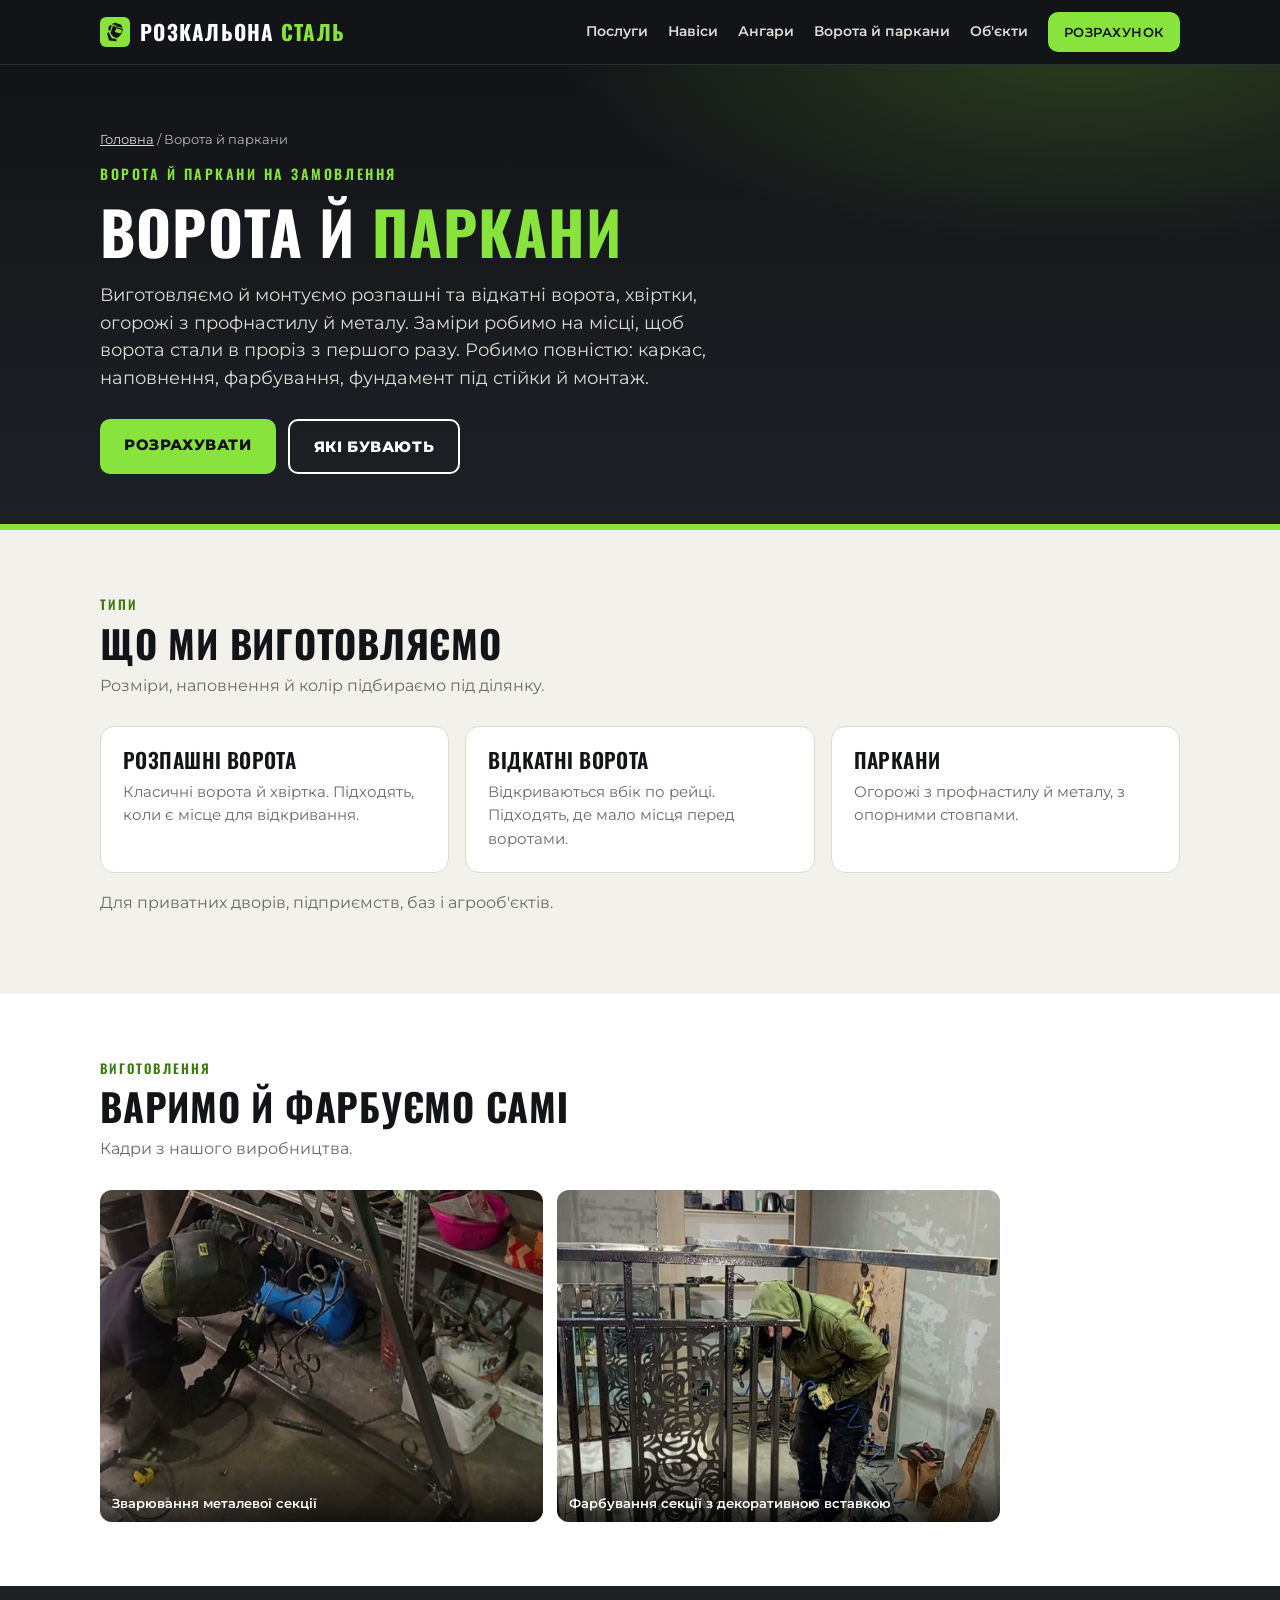
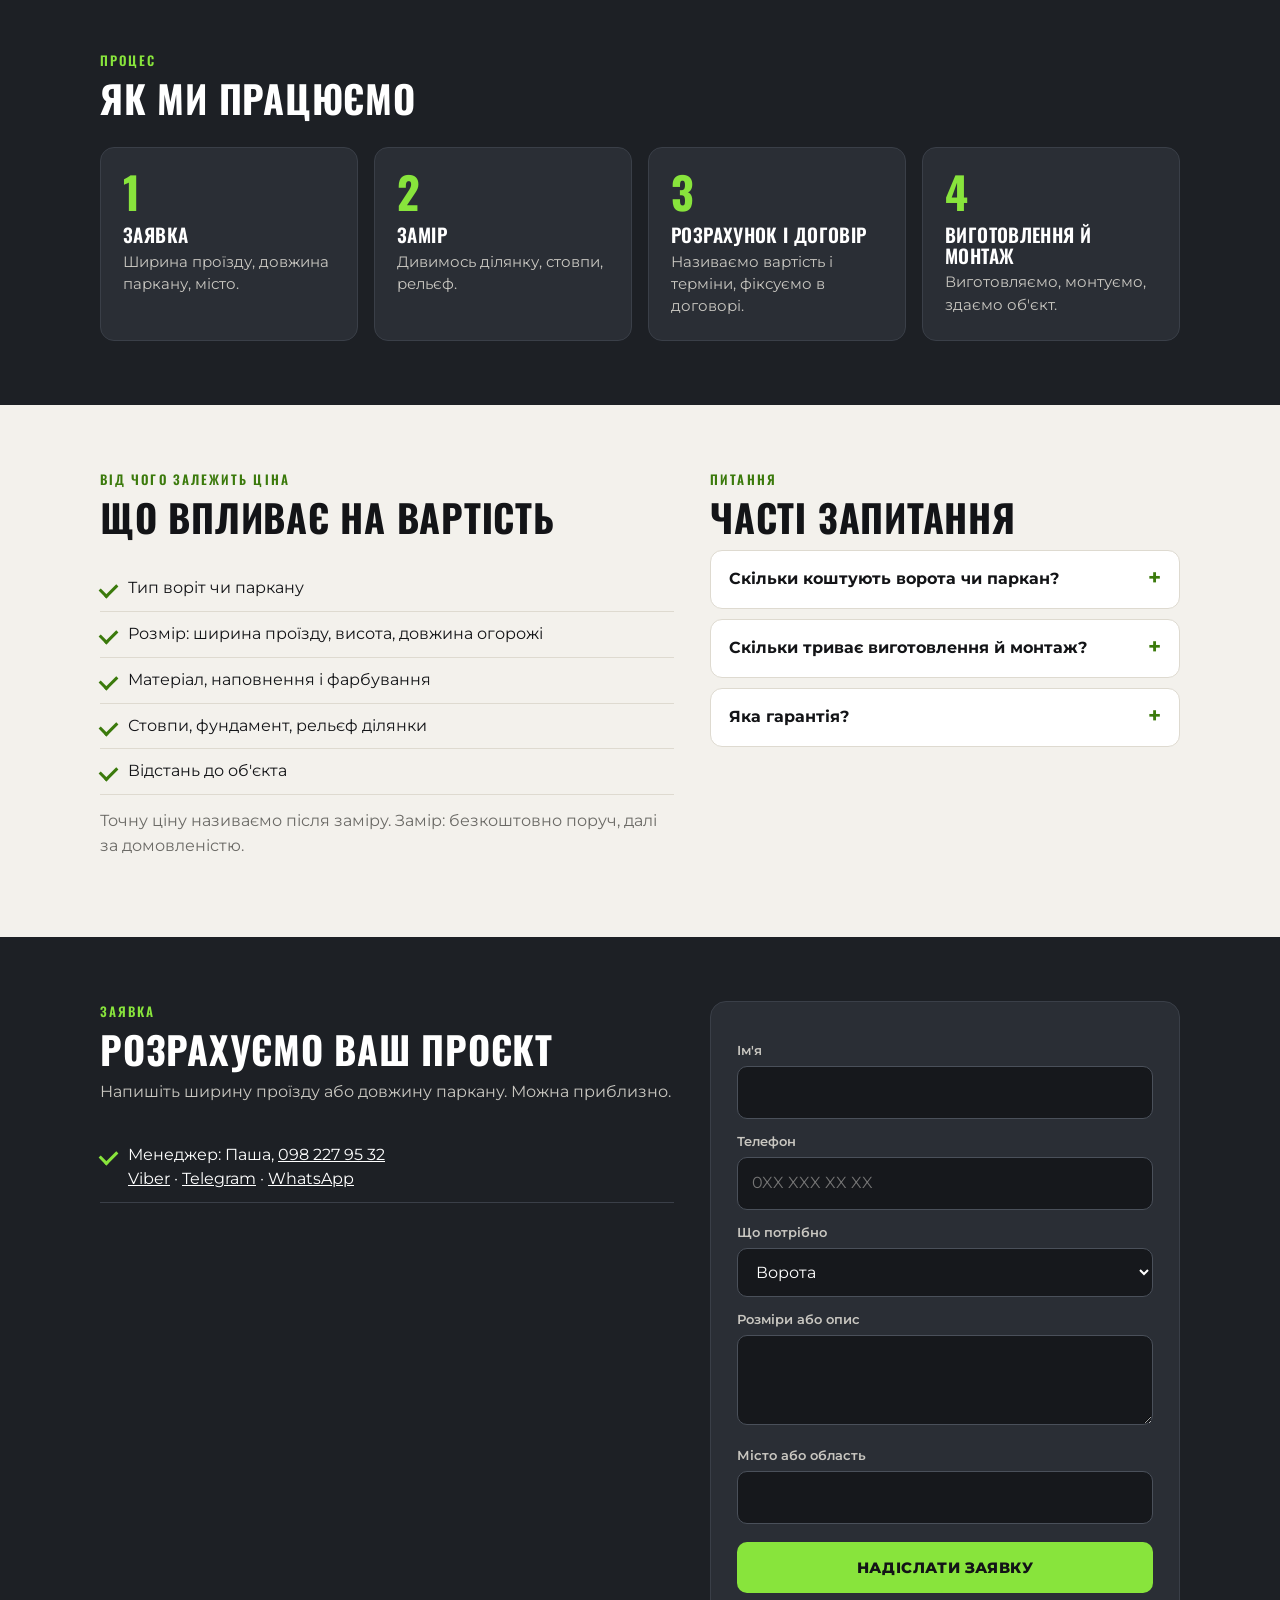
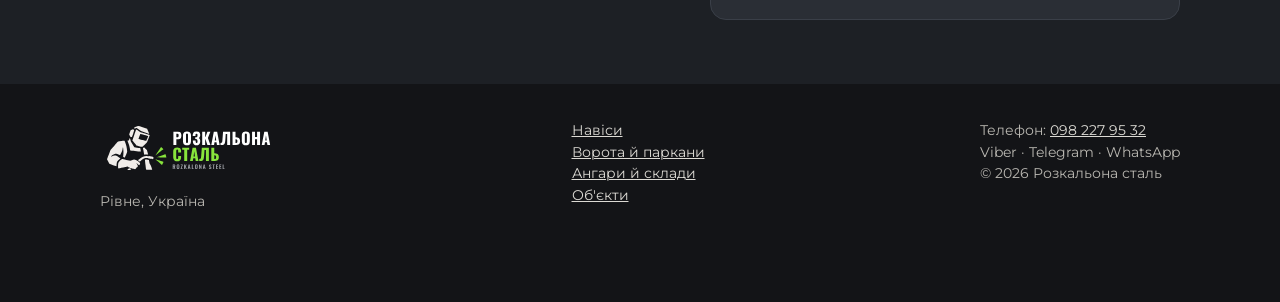
<file: vorota-parkany.html>
<!doctype html>
<html lang="uk">
<head>
<meta charset="utf-8">
<meta name="viewport" content="width=device-width, initial-scale=1">
<meta name="robots" content="noindex, nofollow">
<script>if(location.hostname.indexOf("www.")===0)location.replace(location.href.replace("//www.","//"));</script>
<title>Ворота й паркани з металу у Рівному | Розкальона сталь</title>
<meta name="description" content="Розпашні й відкатні ворота, паркани з профнастилу, металу та жалюзі: замір, виготовлення, монтаж. Розрахунок за запитом.">
<link rel="canonical" href="https://rozkalona.com.ua/vorota-parkany.html">
<meta property="og:type" content="website">
<meta property="og:locale" content="uk_UA">
<meta property="og:site_name" content="Розкальона сталь">
<meta property="og:title" content="Ворота й паркани з металу у Рівному | Розкальона сталь">
<meta property="og:description" content="Розпашні й відкатні ворота, паркани з профнастилу, металу та жалюзі: замір, виготовлення, монтаж. Розрахунок за запитом.">
<meta property="og:url" content="https://rozkalona.com.ua/vorota-parkany.html">
<meta property="og:image" content="https://rozkalona.com.ua/img/og.jpg">
<meta property="og:image:width" content="1200">
<meta property="og:image:height" content="630">
<meta name="twitter:card" content="summary_large_image">
<script async src="https://www.googletagmanager.com/gtag/js?id=G-BFSEK5499T"></script>
<script>
window.dataLayer = window.dataLayer || [];
function gtag(){dataLayer.push(arguments);}
gtag('js', new Date());
gtag('config', 'G-BFSEK5499T');
window.trackLead = function (what) {
  gtag('event', 'generate_lead', { item_name: what || '' });
};
document.addEventListener('click', function (e) {
  var a = e.target.closest && e.target.closest('a[href^="tel:"]');
  if (!a) return;
  gtag('event', 'phone_click', { link_url: a.getAttribute('href') });
});
</script>

<script type="application/ld+json">
{"@context":"https://schema.org","@type":"Service","name":"Ворота й паркани з металу","description":"Розпашні й відкатні ворота, паркани з профнастилу, металу та жалюзі: замір, виготовлення, монтаж. Розрахунок за запитом.","url":"https://rozkalona.com.ua/vorota-parkany.html","provider":{"@id":"https://rozkalona.com.ua/#business","@type":"LocalBusiness","name":"Розкальона сталь","telephone":"+380982279532"},"areaServed":[{"@type":"City","name":"Рівне"},{"@type":"AdministrativeArea","name":"Рівненська область"},{"@type":"AdministrativeArea","name":"Волинська область"},{"@type":"AdministrativeArea","name":"Житомирська область"},{"@type":"AdministrativeArea","name":"Львівська область"},{"@type":"AdministrativeArea","name":"Закарпатська область"},{"@type":"AdministrativeArea","name":"Хмельницька область"},{"@type":"AdministrativeArea","name":"Івано-Франківська область"}]}
</script>
<link rel="preconnect" href="https://fonts.googleapis.com">
<link href="https://fonts.googleapis.com/css2?family=Montserrat:wght@500;600;700;800&family=Oswald:wght@500;600;700&display=swap&subset=cyrillic" rel="stylesheet">
<link rel="stylesheet" href="/style.css?v=20261127a">
<link rel="icon" type="image/svg+xml" href="/img/logo-icon.svg">
<link rel="icon" type="image/png" sizes="48x48" href="/img/favicon-48.png">
<link rel="apple-touch-icon" href="/img/apple-touch-icon.png">
<script type="application/ld+json">{"@context":"https://schema.org","@type":"FAQPage","mainEntity":[{"@type":"Question","name":"Скільки коштують ворота чи паркан?","acceptedAnswer":{"@type":"Answer","text":"Залежить від типу, розмірів, матеріалу й основи. Після заявки робимо замір і даємо розрахунок."}},{"@type":"Question","name":"Скільки триває виготовлення й монтаж?","acceptedAnswer":{"@type":"Answer","text":"Терміни називаємо в розрахунку після заміру й фіксуємо в договорі."}},{"@type":"Question","name":"Яка гарантія?","acceptedAnswer":{"@type":"Answer","text":"5–10 років залежно від конструкції. Точний строк фіксуємо в договорі."}}]}</script>
</head>
<body>

<header class="top">
  <div class="wrap">
    <a class="logo" href="/index.html" aria-label="Розкальона сталь">
      <img src="/img/logo-icon.svg" alt="" width="30" height="30">
      <span>Розкальона <b>сталь</b></span>
    </a>
    <button class="burger" aria-label="Меню" onclick="document.getElementById('menu').classList.toggle('open')">☰</button>
    <nav class="menu" id="menu">
      <a href="/index.html#poslugy">Послуги</a>
      <a href="/navisy.html">Навіси</a>
      <a href="/angary.html">Ангари</a>
      <a href="/vorota-parkany.html">Ворота й паркани</a>
      <a href="/obyekty.html">Об'єкти</a>
      <a class="btn sm" href="#zayavka">Розрахунок</a>
    </nav>
  </div>
</header>

<section class="hero">
  <div class="wrap">
    <div class="crumbs"><a href="/index.html">Головна</a> / Ворота й паркани</div>
    <div class="eyebrow">Ворота й паркани на замовлення</div>
    <h1>Ворота й <span>паркани</span></h1>
    <p class="lead">Виготовляємо й монтуємо розпашні та відкатні ворота, хвіртки, огорожі з профнастилу й металу. Заміри робимо на місці, щоб ворота стали в проріз з першого разу. Робимо повністю: каркас, наповнення, фарбування, фундамент під стійки й монтаж.</p>
    <div class="cta"><a class="btn" href="#zayavka">Розрахувати</a><a class="btn ghost" href="#typy">Які бувають</a></div>
  </div>
</section>

<section class="s" id="typy">
  <div class="wrap">
    <div class="sec-h"><div class="k">Типи</div><h2>Що ми виготовляємо</h2><p>Розміри, наповнення й колір підбираємо під ділянку.</p></div>
    <div class="grid g3">
      <div class="card"><h3>Розпашні ворота</h3><p>Класичні ворота й хвіртка. Підходять, коли є місце для відкривання.</p></div>
      <div class="card"><h3>Відкатні ворота</h3><p>Відкриваються вбік по рейці. Підходять, де мало місця перед воротами.</p></div>
      <div class="card"><h3>Паркани</h3><p>Огорожі з профнастилу й металу, з опорними стовпами.</p></div>
    </div>
    <p style="margin-top:18px;color:var(--mute)">Для приватних дворів, підприємств, баз і агрооб'єктів.</p>
  </div>
</section>

<section class="s alt">
  <div class="wrap">
    <div class="sec-h"><div class="k">Виготовлення</div><h2>Варимо й фарбуємо самі</h2><p>Кадри з нашого виробництва.</p></div>
    <div class="shots shots-2">
      <div class="shot img"><img src="/img/w-weld.jpg" alt="Зварювання металевої секції" loading="lazy"><span class="cap">Зварювання металевої секції</span></div>
      <div class="shot img"><img src="/img/w-paint.jpg" alt="Фарбування секції з декоративною вставкою" loading="lazy"><span class="cap">Фарбування секції з декоративною вставкою</span></div>
    </div>
  </div>
</section>

<section class="s dark" id="yak">
  <div class="wrap">
    <div class="sec-h"><div class="k">Процес</div><h2>Як ми працюємо</h2></div>
    <div class="steps">
      <div class="step"><h3>Заявка</h3><p>Ширина проїзду, довжина паркану, місто.</p></div>
      <div class="step"><h3>Замір</h3><p>Дивимось ділянку, стовпи, рельєф.</p></div>
      <div class="step"><h3>Розрахунок і договір</h3><p>Називаємо вартість і терміни, фіксуємо в договорі.</p></div>
      <div class="step"><h3>Виготовлення й монтаж</h3><p>Виготовляємо, монтуємо, здаємо об'єкт.</p></div>
    </div>
  </div>
</section>

<section class="s">
  <div class="wrap two">
    <div>
      <div class="sec-h"><div class="k">Від чого залежить ціна</div><h2>Що впливає на вартість</h2></div>
      <ul class="list">
        <li>Тип воріт чи паркану</li>
        <li>Розмір: ширина проїзду, висота, довжина огорожі</li>
        <li>Матеріал, наповнення і фарбування</li>
        <li>Стовпи, фундамент, рельєф ділянки</li>
        <li>Відстань до об'єкта</li>
      </ul>
      <p style="margin-top:14px;color:var(--mute)">Точну ціну називаємо після заміру. Замір: безкоштовно поруч, далі за домовленістю.</p>
    </div>
    <div>
      <div class="sec-h" style="margin-bottom:12px"><div class="k">Питання</div><h2>Часті запитання</h2></div>
      <details><summary>Скільки коштують ворота чи паркан?</summary><p>Залежить від типу, розмірів, матеріалу й основи. Після заявки робимо замір і даємо розрахунок.</p></details>
      <details><summary>Скільки триває виготовлення й монтаж?</summary><p>Терміни називаємо в розрахунку після заміру й фіксуємо в договорі.</p></details>
      <details><summary>Яка гарантія?</summary><p>5–10 років залежно від конструкції. Точний строк фіксуємо в договорі.</p></details>
    </div>
  </div>
</section>

<section class="s dark" id="zayavka">
  <div class="wrap two">
    <div>
      <div class="sec-h"><div class="k">Заявка</div><h2>Розрахуємо ваш проєкт</h2><p>Напишіть ширину проїзду або довжину паркану. Можна приблизно.</p></div>
      <ul class="list"><li>Менеджер: Паша, <a href="tel:+380982279532">098 227 95 32</a> <br><a href="viber://chat?number=%2B380982279532">Viber</a> · <a href="https://t.me/+380982279532">Telegram</a> · <a href="https://wa.me/380982279532">WhatsApp</a></li></ul>
    </div>
    <form class="formbox">
      <label>Ім'я</label><input type="text" autocomplete="name">
      <label>Телефон</label><input type="tel" autocomplete="tel" inputmode="tel">
      <label>Що потрібно</label>
      <select><option>Ворота</option><option>Паркан</option><option>Ворота й паркан</option></select>
      <label>Розміри або опис</label><textarea></textarea>
      <label>Місто або область</label><input type="text">
      <button class="btn" type="submit">Надіслати заявку</button>
      <div class="demo-note"></div>
    </form>
  </div>
</section>


<footer>
  <div class="wrap">
    <div><img src="/img/logo-lockup.svg" alt="Розкальона сталь, Rozkalona Steel" width="170" height="56" style="width:auto;height:56px;margin-bottom:8px"><br>Рівне, Україна</div>
    <div><a href="/navisy.html">Навіси</a><br><a href="/vorota-parkany.html">Ворота й паркани</a><br><a href="/angary.html">Ангари й склади</a><br><a href="/obyekty.html">Об'єкти</a></div>
    <div>Телефон: <a href="tel:+380982279532">098 227 95 32</a><br>Viber · Telegram · WhatsApp<br>© 2026 Розкальона сталь</div>
  </div>
</footer>
<div class="mbar"><a href="#zayavka">Розрахунок</a><a class="b" href="/index.html">Головна</a></div>
<script src="/form.js?v=20261127a"></script>
</body>
</html>
</file>
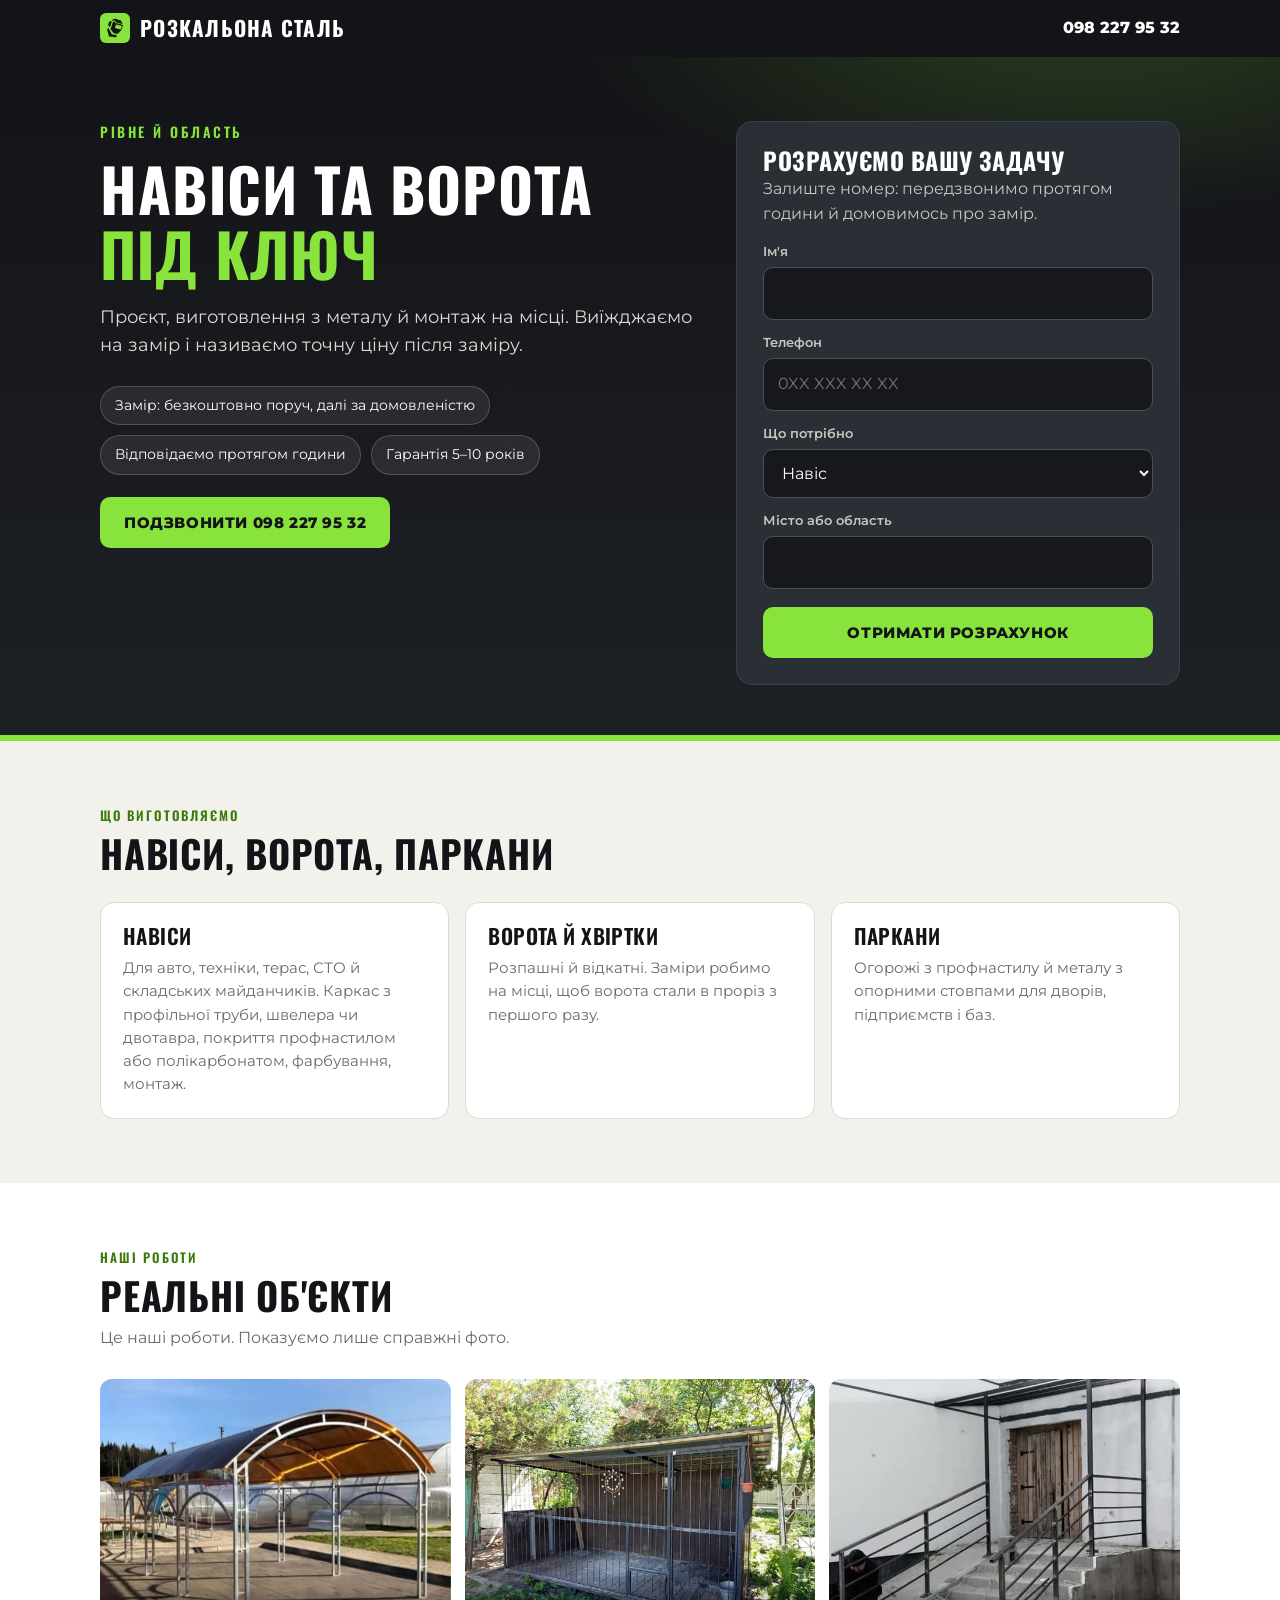
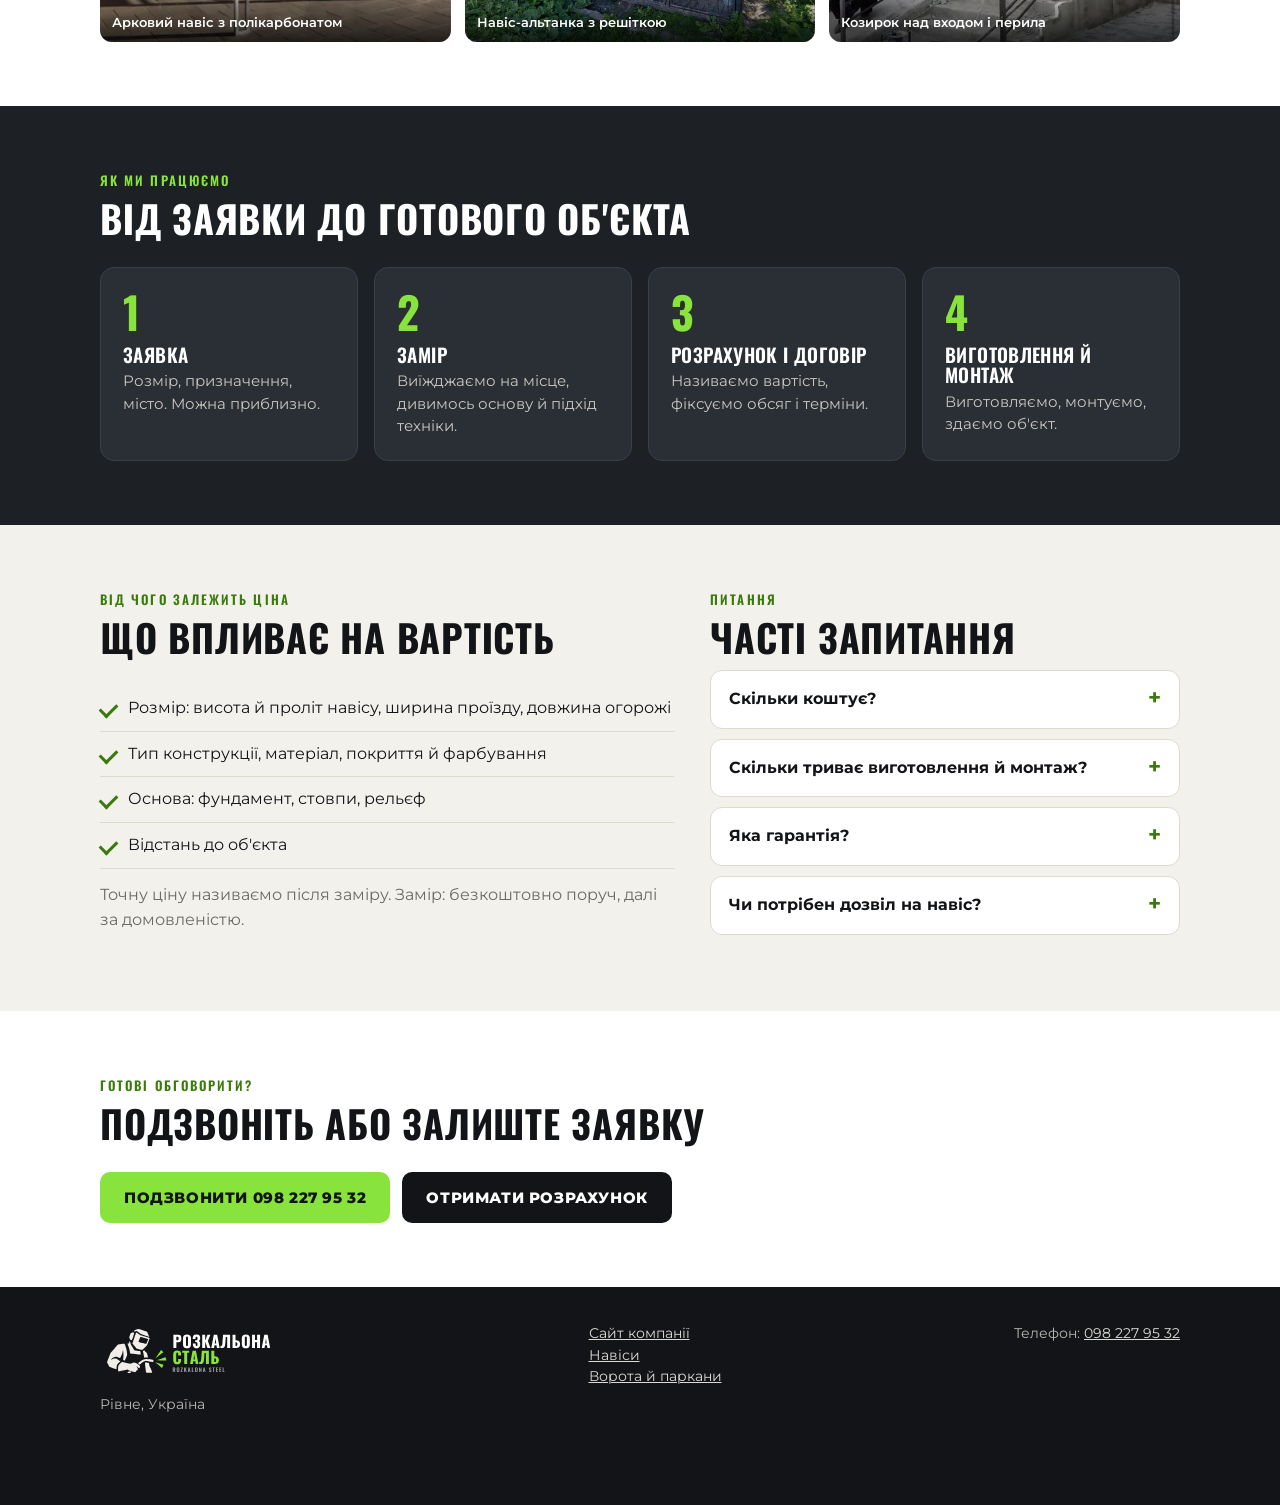
<file: reklama/navisy-vorota.html>
<!doctype html>
<html lang="uk">
<head>
<meta charset="utf-8">
<meta name="viewport" content="width=device-width, initial-scale=1">
<meta name="robots" content="noindex, nofollow">
<script>if(location.hostname.indexOf("www.")===0)location.replace(location.href.replace("//www.","//"));</script>
<title>Навіси та ворота під ключ у Рівному | Розкальона сталь</title>
<meta name="description" content="Проєкт, виготовлення з металу й монтаж навісів, воріт і парканів у Рівному й області. Замір поруч безкоштовно, відповідаємо протягом години.">
<meta property="og:title" content="Навіси та ворота під ключ у Рівному | Розкальона сталь">
<meta property="og:description" content="Проєкт, виготовлення з металу й монтаж навісів, воріт і парканів у Рівному й області. Замір поруч безкоштовно, відповідаємо протягом години.">
<meta property="og:image" content="https://rozkalona.com.ua/img/og.jpg">
<script async src="https://www.googletagmanager.com/gtag/js?id=G-BFSEK5499T"></script>
<script>
window.dataLayer = window.dataLayer || [];
function gtag(){dataLayer.push(arguments);}
gtag('js', new Date());
gtag('config', 'G-BFSEK5499T');
window.trackLead = function (what) {
  gtag('event', 'generate_lead', { item_name: what || '' });
};
document.addEventListener('click', function (e) {
  var a = e.target.closest && e.target.closest('a[href^="tel:"]');
  if (!a) return;
  gtag('event', 'phone_click', { link_url: a.getAttribute('href') });
});
</script>

<link rel="preconnect" href="https://fonts.googleapis.com">
<link href="https://fonts.googleapis.com/css2?family=Montserrat:wght@500;600;700;800&family=Oswald:wght@500;600;700&display=swap&subset=cyrillic" rel="stylesheet">
<link rel="stylesheet" href="/style.css?v=20261127a">
<link rel="icon" type="image/svg+xml" href="/img/logo-icon.svg">
<style>
.lp-hero-grid{display:grid;grid-template-columns:1.15fr .85fr;gap:36px;align-items:start}
.lp-top{background:#131417;color:#fff;padding:12px 0}
.lp-top .wrap{display:flex;justify-content:space-between;align-items:center;gap:12px}
.lp-top .logo{color:#fff;text-decoration:none;display:flex;align-items:center;gap:10px;font-weight:800}
.lp-top .tel{color:#fff;font-weight:800;text-decoration:none;white-space:nowrap}
.lp-facts{display:flex;flex-wrap:wrap;gap:10px;margin-top:6px}
.lp-facts span{background:rgba(255,255,255,.08);border:1px solid rgba(255,255,255,.18);border-radius:999px;padding:8px 14px;font-size:14px}
.lp-form-title{font-family:Oswald,sans-serif;font-size:24px;margin:0 0 4px}
.lp-form-sub{margin:0 0 14px;color:var(--soft)}
@media(max-width:860px){.lp-hero-grid{grid-template-columns:1fr}}
</style>
<script type="application/ld+json">{"@context":"https://schema.org","@type":"FAQPage","mainEntity":[{"@type":"Question","name":"Скільки коштує?","acceptedAnswer":{"@type":"Answer","text":"Залежить від розмірів, матеріалу й основи. Залиште заявку з приблизними розмірами, і ми скажемо, що потрібно для розрахунку."}},{"@type":"Question","name":"Скільки триває виготовлення й монтаж?","acceptedAnswer":{"@type":"Answer","text":"Залежить від розмірів і складності. Точні терміни називаємо після заміру й фіксуємо в договорі."}},{"@type":"Question","name":"Яка гарантія?","acceptedAnswer":{"@type":"Answer","text":"5–10 років залежно від конструкції. Точний строк фіксуємо в договорі."}},{"@type":"Question","name":"Чи потрібен дозвіл на навіс?","acceptedAnswer":{"@type":"Answer","text":"Залежить від розмірів і призначення. Підкажемо, що потрібно у вашому випадку."}}]}</script>
</head>
<body>
<div class="lp-top">
  <div class="wrap">
    <a class="logo" href="/index.html" aria-label="Розкальона сталь"><img src="/img/logo-icon.svg" alt="" width="30" height="30"><span>Розкальона сталь</span></a>
    <a class="tel" href="tel:+380982279532">098 227 95 32</a>
  </div>
</div>

<section class="hero">
  <div class="wrap lp-hero-grid">
    <div>
      <div class="eyebrow">Рівне й область</div>
      <h1>Навіси та ворота <span>під ключ</span></h1>
      <p class="lead">Проєкт, виготовлення з металу й монтаж на місці. Виїжджаємо на замір і називаємо точну ціну після заміру.</p>
      <div class="lp-facts">
        <span>Замір: безкоштовно поруч, далі за домовленістю</span>
        <span>Відповідаємо протягом години</span>
        <span>Гарантія 5–10 років</span>
      </div>
      <div class="cta" style="margin-top:22px">
        <a class="btn" href="tel:+380982279532">Подзвонити 098 227 95 32</a>
      </div>
    </div>
    <div id="zayavka">
      <form class="formbox" data-what="Навіс або ворота (рекламна сторінка)">
        <h2 class="lp-form-title">Розрахуємо вашу задачу</h2>
        <p class="lp-form-sub">Залиште номер: передзвонимо протягом години й домовимось про замір.</p>
        <label>Ім'я</label><input type="text" autocomplete="name">
        <label>Телефон</label><input type="tel" autocomplete="tel" inputmode="tel">
        <label>Що потрібно</label>
        <select><option>Навіс</option><option>Розпашні ворота</option><option>Відкатні ворота</option><option>Паркан</option><option>Інше</option></select>
        <label>Місто або область</label><input type="text">
        <button class="btn" type="submit">Отримати розрахунок</button>
        <div class="demo-note"></div>
      </form>
    </div>
  </div>
</section>

<section class="s">
  <div class="wrap">
    <div class="sec-h"><div class="k">Що виготовляємо</div><h2>Навіси, ворота, паркани</h2></div>
    <div class="grid g3">
      <div class="card"><h3>Навіси</h3><p>Для авто, техніки, терас, СТО й складських майданчиків. Каркас з профільної труби, швелера чи двотавра, покриття профнастилом або полікарбонатом, фарбування, монтаж.</p></div>
      <div class="card"><h3>Ворота й хвіртки</h3><p>Розпашні й відкатні. Заміри робимо на місці, щоб ворота стали в проріз з першого разу.</p></div>
      <div class="card"><h3>Паркани</h3><p>Огорожі з профнастилу й металу з опорними стовпами для дворів, підприємств і баз.</p></div>
    </div>
  </div>
</section>

<section class="s alt">
  <div class="wrap">
    <div class="sec-h"><div class="k">Наші роботи</div><h2>Реальні об'єкти</h2><p>Це наші роботи. Показуємо лише справжні фото.</p></div>
    <div class="shots">
      <div class="shot img"><img src="/img/ready-canopy.jpg" srcset="/img/ready-canopy-600.jpg 600w, /img/ready-canopy.jpg 1400w" sizes="(max-width:760px) 100vw, 380px" alt="Арковий навіс з полікарбонатом" loading="lazy"><span class="cap">Арковий навіс з полікарбонатом</span></div>
      <div class="shot img"><img src="/img/d-gazebo.jpg" srcset="/img/d-gazebo-600.jpg 600w, /img/d-gazebo.jpg 1400w" sizes="(max-width:760px) 100vw, 380px" alt="Навіс-альтанка з решіткою" loading="lazy"><span class="cap">Навіс-альтанка з решіткою</span></div>
      <div class="shot img"><img src="/img/d-railing-canopy.jpg" srcset="/img/d-railing-canopy-600.jpg 600w, /img/d-railing-canopy.jpg 1400w" sizes="(max-width:760px) 100vw, 380px" alt="Козирок над входом і перила" loading="lazy"><span class="cap">Козирок над входом і перила</span></div>
    </div>
  </div>
</section>

<section class="s dark">
  <div class="wrap">
    <div class="sec-h"><div class="k">Як ми працюємо</div><h2>Від заявки до готового об'єкта</h2></div>
    <div class="steps">
      <div class="step"><h3>Заявка</h3><p>Розмір, призначення, місто. Можна приблизно.</p></div>
      <div class="step"><h3>Замір</h3><p>Виїжджаємо на місце, дивимось основу й підхід техніки.</p></div>
      <div class="step"><h3>Розрахунок і договір</h3><p>Називаємо вартість, фіксуємо обсяг і терміни.</p></div>
      <div class="step"><h3>Виготовлення й монтаж</h3><p>Виготовляємо, монтуємо, здаємо об'єкт.</p></div>
    </div>
  </div>
</section>

<section class="s">
  <div class="wrap two">
    <div>
      <div class="sec-h"><div class="k">Від чого залежить ціна</div><h2>Що впливає на вартість</h2></div>
      <ul class="list">
        <li>Розмір: висота й проліт навісу, ширина проїзду, довжина огорожі</li>
        <li>Тип конструкції, матеріал, покриття й фарбування</li>
        <li>Основа: фундамент, стовпи, рельєф</li>
        <li>Відстань до об'єкта</li>
      </ul>
      <p style="margin-top:14px;color:var(--mute)">Точну ціну називаємо після заміру. Замір: безкоштовно поруч, далі за домовленістю.</p>
    </div>
    <div>
      <div class="sec-h" style="margin-bottom:12px"><div class="k">Питання</div><h2>Часті запитання</h2></div>
      <details><summary>Скільки коштує?</summary><p>Залежить від розмірів, матеріалу й основи. Залиште заявку з приблизними розмірами, і ми скажемо, що потрібно для розрахунку.</p></details>
      <details><summary>Скільки триває виготовлення й монтаж?</summary><p>Залежить від розмірів і складності. Точні терміни називаємо після заміру й фіксуємо в договорі.</p></details>
      <details><summary>Яка гарантія?</summary><p>5–10 років залежно від конструкції. Точний строк фіксуємо в договорі.</p></details>
      <details><summary>Чи потрібен дозвіл на навіс?</summary><p>Залежить від розмірів і призначення. Підкажемо, що потрібно у вашому випадку.</p></details>
    </div>
  </div>
</section>

<section class="s alt">
  <div class="wrap">
    <div class="sec-h"><div class="k">Готові обговорити?</div><h2>Подзвоніть або залиште заявку</h2></div>
    <div class="cta"><a class="btn" href="tel:+380982279532">Подзвонити 098 227 95 32</a> <a class="btn" style="background:var(--ink);color:#fff" href="#zayavka">Отримати розрахунок</a></div>
  </div>
</section>


<footer>
  <div class="wrap">
    <div><img src="/img/logo-lockup.svg" alt="Розкальона сталь, Rozkalona Steel" width="170" height="56" style="width:auto;height:56px;margin-bottom:8px"><br>Рівне, Україна</div>
    <div><a href="/index.html">Сайт компанії</a><br><a href="/navisy.html">Навіси</a><br><a href="/vorota-parkany.html">Ворота й паркани</a></div>
    <div>Телефон: <a href="tel:+380982279532">098 227 95 32</a></div>
  </div>
</footer>
<div class="mbar"><a href="tel:+380982279532">Подзвонити</a><a class="b" href="#zayavka">Розрахунок</a></div>
<script src="/form.js?v=20261127a"></script>
</body>
</html>
</file>
<file: style.css>
:root{
  --ink:#131417; --steel:#1d2025; --steel2:#2a2e35; --paper:#f3f1ec; --card:#fff; --line:#dedad0;
  --red:#88E43C; --red-d:#6dc42a; --spark:#88E43C; --lime-ink:#3b7a0c; --mute:#6b6a66; --soft:#c9c7c1;
}
*{box-sizing:border-box}
html{scroll-behavior:smooth}
body{margin:0;background:var(--paper);color:var(--ink);font-family:Montserrat,system-ui,Arial,sans-serif;font-size:16px;line-height:1.55;-webkit-text-size-adjust:100%}
img,svg{max-width:100%}
a{color:inherit}
.wrap{max-width:1120px;margin:0 auto;padding:0 20px}
h1,h2,h3{font-family:Oswald,Impact,sans-serif;text-transform:uppercase;letter-spacing:.02em;line-height:1.08;margin:0}
h1{font-size:clamp(34px,6.2vw,60px);font-weight:700}
h2{font-size:clamp(26px,4vw,38px);font-weight:700}
h3{font-size:21px;font-weight:600}
p{margin:0 0 14px}

/* ribbon */
.ribbon{background:var(--spark);color:var(--ink);font-size:13px;font-weight:700;text-align:center;padding:7px 12px}

/* header */
header.top{background:var(--ink);color:#fff;position:sticky;top:0;z-index:20;border-bottom:1px solid #2a2e35}
.top .wrap{display:flex;align-items:center;justify-content:space-between;gap:16px;height:64px}
.logo{display:flex;align-items:center;gap:10px;text-decoration:none;font-family:Oswald,sans-serif;font-weight:700;font-size:21px;letter-spacing:.06em;text-transform:uppercase}
.logo b{color:var(--red);font-weight:700}
.logo svg,.logo img{width:30px;height:30px;flex:none;display:block}
nav.menu{display:flex;gap:22px;align-items:center}
nav.menu a{text-decoration:none;font-weight:600;font-size:14px;color:#dcdad4}
nav.menu a:hover,nav.menu a.on{color:#fff}
nav.menu a.btn,nav.menu a.btn:hover{color:var(--ink)}
.btn{display:inline-block;font:inherit;font-weight:800;font-size:15px;text-transform:uppercase;letter-spacing:.04em;background:var(--red);color:var(--ink);border:0;border-radius:10px;padding:14px 24px;cursor:pointer;text-decoration:none;text-align:center}
.btn:hover{background:var(--red-d)}
.btn.ghost{background:transparent;border:2px solid #fff;color:#fff}
.btn.ghost:hover{background:#fff;color:var(--ink)}
.btn.sm{padding:10px 16px;font-size:13px}
.burger{display:none;background:none;border:0;color:#fff;font-size:28px;line-height:1;cursor:pointer;padding:6px}

/* hero */
.hero{background:radial-gradient(900px 380px at 85% -10%,rgba(136,228,60,.22),transparent 60%),linear-gradient(180deg,#131417,#1d2025);color:#fff;padding:64px 0 56px;position:relative;overflow:hidden}
.hero::after{content:"";position:absolute;inset:auto 0 0 0;height:6px;background:linear-gradient(90deg,var(--red),var(--spark))}
.hero .eyebrow{font-family:Oswald,sans-serif;letter-spacing:.18em;text-transform:uppercase;color:var(--spark);font-weight:600;font-size:14px;margin-bottom:14px}
.hero h1 span{color:var(--red)}
.hero h1 span.ph{color:#6b5300}
.hero p.lead{font-size:18px;color:#dcdad4;max-width:620px;margin:18px 0 26px}
.cta{display:flex;gap:12px;flex-wrap:wrap}
.facts{display:flex;gap:10px;flex-wrap:wrap;margin-top:28px}
.facts span{font-size:13px;font-weight:600;background:rgba(255,255,255,.08);border:1px solid rgba(255,255,255,.16);padding:7px 13px;border-radius:999px}

/* sections */
section.s{padding:64px 0}
section.s.alt{background:#fff}
section.s.dark{background:var(--steel);color:#fff}
.sec-h{margin-bottom:28px;max-width:720px}
.sec-h .k{font-family:Oswald,sans-serif;letter-spacing:.16em;text-transform:uppercase;color:var(--lime-ink);font-weight:600;font-size:13px;margin-bottom:8px}
.dark .sec-h .k{color:var(--spark)}
.sec-h p{color:var(--mute);margin-top:10px}
.dark .sec-h p{color:var(--soft)}

.grid{display:grid;gap:16px}
.g2{grid-template-columns:repeat(2,1fr)}
.g3{grid-template-columns:repeat(3,1fr)}
.g4{grid-template-columns:repeat(4,1fr)}
.card{background:var(--card);border:1px solid var(--line);border-radius:14px;padding:22px;position:relative}
.card h3{margin-bottom:8px}
.card p{color:var(--mute);font-size:15px;margin:0}
a.card{text-decoration:none;transition:transform .15s,border-color .15s}
a.card:hover{transform:translateY(-3px);border-color:var(--red)}
.card .more{display:inline-block;margin-top:12px;font-weight:700;color:var(--lime-ink);font-size:14px}
.dark .card .more{color:var(--red)}
.card .soon{display:inline-block;margin-top:12px;font-size:12px;font-weight:700;color:var(--mute);background:#efede6;padding:3px 9px;border-radius:999px}
.dark .card{background:var(--steel2);border-color:#3a3f48}
.dark .card p{color:var(--soft)}
.ico{width:44px;height:44px;border-radius:10px;background:var(--ink);color:var(--spark);display:grid;place-items:center;margin-bottom:14px}
.ico svg{width:24px;height:24px}

.steps{counter-reset:s;display:grid;grid-template-columns:repeat(4,1fr);gap:16px}
.step{position:relative;padding:22px;background:var(--steel2);border-radius:14px;border:1px solid #3a3f48}
.step::before{counter-increment:s;content:counter(s);font-family:Oswald,sans-serif;font-size:44px;font-weight:700;color:var(--spark);line-height:1;display:block;margin-bottom:10px}
.step h3{font-size:19px;margin-bottom:6px}
.step p{color:var(--soft);font-size:14.5px;margin:0}

.tags{display:flex;flex-wrap:wrap;gap:8px}
.tag{font-weight:600;font-size:14px;padding:8px 14px;border-radius:999px;background:var(--card);border:1px solid var(--line)}
.tag.on{background:var(--ink);color:#fff;border-color:var(--ink)}
.tag.plan{background:transparent;border-style:dashed;color:var(--mute)}
.dark .tag{background:var(--steel2);border-color:#3a3f48;color:#fff}
.dark .tag.plan{background:transparent;color:var(--soft)}
.legend{display:flex;gap:18px;flex-wrap:wrap;font-size:13px;color:var(--mute);margin-top:14px}

/* photo placeholder */
.shot{aspect-ratio:4/3;border-radius:12px;display:grid;place-items:center;text-align:center;padding:16px;font-size:13px;font-weight:600;color:#8a8984;border:2px dashed #b9b5a8;background:repeating-linear-gradient(45deg,#ebe8df 0 14px,#f3f1ec 14px 28px)}
.shot small{display:block;font-weight:500;margin-top:4px;color:#9b9a95}
.shots{display:grid;grid-template-columns:repeat(3,1fr);gap:14px}
.shots.shots-2{grid-template-columns:1fr 1fr;max-width:900px}

/* placeholder marker */
.ph{background:#fff3cd;border:1px dashed #d9a400;color:#6b5300;padding:0 6px;border-radius:5px;font-weight:600;font-size:.92em}

/* two col */
.two>*,.grid>*{min-width:0}
.two{display:grid;grid-template-columns:1.1fr .9fr;gap:36px;align-items:start}
.list{list-style:none;padding:0;margin:0}
.list li{padding:10px 0 10px 28px;border-bottom:1px solid var(--line);position:relative}
.list li::before{content:"";position:absolute;left:0;top:17px;width:14px;height:8px;border-left:3px solid var(--lime-ink);border-bottom:3px solid var(--lime-ink);transform:rotate(-45deg)}
.dark .list li::before{border-color:var(--red)}
.dark .list li{border-color:#3a3f48}

/* faq */
details{background:var(--card);border:1px solid var(--line);border-radius:12px;padding:0 18px;margin-bottom:10px}
summary{cursor:pointer;font-weight:700;padding:16px 0;list-style:none;display:flex;justify-content:space-between;gap:12px}
summary::-webkit-details-marker{display:none}
summary::after{content:"+";font-size:22px;color:var(--lime-ink);line-height:1}
details[open] summary::after{content:"–"}
details p{color:var(--mute);padding-bottom:16px;margin:0}

/* form */
.formbox{background:var(--steel2);border:1px solid #3a3f48;border-radius:16px;padding:26px;color:#fff}
.formbox label{display:block;font-size:13px;font-weight:600;color:var(--soft);margin:12px 0 6px}
.formbox input,.formbox select,.formbox textarea{width:100%;font:inherit;padding:13px 14px;border-radius:10px;border:1.5px solid #4a505a;background:#16181c;color:#fff}
.formbox textarea{min-height:90px;resize:vertical}
.formbox input:focus,.formbox select:focus,.formbox textarea:focus{outline:2px solid var(--spark);border-color:var(--spark)}
.formbox .btn{width:100%;margin-top:18px}
.demo-note{display:none;margin-top:12px;font-size:13px;color:var(--spark);font-weight:600}

footer{background:var(--ink);color:#b9b7b1;padding:36px 0 90px;font-size:14px}
footer .wrap{display:flex;justify-content:space-between;gap:20px;flex-wrap:wrap}
footer a{color:#dcdad4}

.mbar{display:none}
.crumbs{font-size:13px;color:#b9b7b1;margin-bottom:14px}
.crumbs a{color:#dcdad4}

@media (max-width:900px){
  .g4,.steps{grid-template-columns:repeat(2,1fr)}
  .g3{grid-template-columns:1fr 1fr}
  .two{grid-template-columns:1fr}
  .shots{grid-template-columns:1fr 1fr}
}
@media (max-width:760px){
  .burger{display:block}
  nav.menu{display:none;position:absolute;top:64px;left:0;right:0;background:var(--ink);flex-direction:column;align-items:stretch;gap:0;padding:8px 20px 18px;border-bottom:1px solid #2a2e35}
  nav.menu.open{display:flex}
  nav.menu a{padding:14px 0;border-bottom:1px solid #2a2e35;font-size:16px}
  nav.menu .btn{margin-top:14px}
  section.s{padding:46px 0}
  .hero{padding:44px 0 40px}
  .g2,.g3,.g4,.steps,.shots,.shots.shots-2{grid-template-columns:1fr}
  .shot{aspect-ratio:16/10}
  .mbar{display:flex;position:fixed;left:0;right:0;bottom:0;z-index:30;gap:8px;padding:10px 14px;background:rgba(19,20,23,.97);border-top:1px solid #2a2e35}
  .mbar a{flex:1;text-align:center;padding:12px 8px;border-radius:10px;font-weight:800;font-size:14px;text-transform:uppercase;text-decoration:none;color:var(--ink);background:var(--red)}
  .mbar a.b{background:#2a2e35;color:#fff}
}

/* розміри в формі, таблиця фактів, шаблон об'єкта */
.row3{display:grid;grid-template-columns:repeat(3,1fr);gap:10px}
.row3>div{min-width:0}
.ftable{width:100%;border-collapse:collapse;background:var(--card);border:1px solid var(--line);border-radius:14px;overflow:hidden}
.ftable th,.ftable td{text-align:left;padding:12px 16px;border-bottom:1px solid var(--line);font-size:15px;vertical-align:top}
.ftable th{width:38%;color:var(--mute);font-weight:600}
.ftable tr:last-child th,.ftable tr:last-child td{border-bottom:0}
.badge{display:inline-block;font-size:12px;font-weight:800;letter-spacing:.08em;text-transform:uppercase;background:var(--spark);color:var(--ink);padding:4px 10px;border-radius:999px;margin-bottom:12px}
.quote{border-left:4px solid var(--red);padding:6px 0 6px 18px;color:var(--ink);font-size:17px}
@media (max-width:760px){.ftable th{width:44%}}

/* макет картки в Google */
.gcard{background:#fff;border:1px solid var(--line);border-radius:16px;padding:22px;max-width:460px}
.gcard .gname{font-family:Montserrat,sans-serif;font-weight:800;font-size:22px;margin:0 0 4px;text-transform:none;letter-spacing:0}
.gcard .gmeta{color:var(--mute);font-size:14px;margin-bottom:12px}
.gcard .grow{display:flex;gap:10px;padding:9px 0;border-top:1px solid var(--line);font-size:14.5px}
.gcard .grow b{min-width:92px;color:var(--mute);font-weight:600}
.gbtns{display:flex;gap:8px;flex-wrap:wrap;margin:6px 0 10px}
.gbtns span{font-size:13px;font-weight:700;padding:7px 12px;border-radius:999px;border:1px solid var(--line);background:#f7f6f2}
.stat{border-left:4px solid var(--red);padding:4px 0 4px 16px;margin-bottom:18px}
.stat b{display:block;font-family:Oswald,sans-serif;text-transform:uppercase;font-size:18px;letter-spacing:.03em}
.stat span{color:var(--mute);font-size:15px}
.dark .stat span{color:var(--soft)}

/* меню: без переносів, бургер раніше */
.logo{white-space:nowrap}
nav.menu a{white-space:nowrap}
nav.menu{gap:20px}
@media (max-width:1040px){
  .burger{display:block}
  nav.menu{display:none;position:absolute;top:64px;left:0;right:0;background:var(--ink);flex-direction:column;align-items:stretch;gap:0;padding:8px 20px 18px;border-bottom:1px solid #2a2e35}
  nav.menu.open{display:flex}
  nav.menu a{padding:14px 0;border-bottom:1px solid #2a2e35;font-size:16px}
  nav.menu .btn{margin-top:14px}
}
/* реальні фото */
.shot.img{padding:0;border:0;background:#1d2025;overflow:hidden;position:relative;display:block}
.shot.img img{width:100%;height:100%;object-fit:cover;display:block}
.shot.img .cap{position:absolute;left:0;right:0;bottom:0;padding:26px 12px 9px;background:linear-gradient(transparent,rgba(0,0,0,.74));color:#fff;font-size:13px;font-weight:600;text-align:left}
.gal{display:grid;grid-template-columns:repeat(4,1fr);gap:14px}
.gal .shot{aspect-ratio:3/4}
@media (max-width:1000px){.gal{grid-template-columns:repeat(3,1fr)}}
@media (max-width:760px){.gal{grid-template-columns:1fr 1fr}.gal .shot{aspect-ratio:3/4}.shot.img .cap{font-size:12px;padding:20px 9px 7px}}
/* баннер зварювання на головній */
.hero-grid{display:grid;grid-template-columns:1.25fr .75fr;gap:44px;align-items:center}
.weld-banner{position:relative;width:100%;max-width:430px;justify-self:end;aspect-ratio:1/1;border-radius:18px;overflow:hidden;background:#0e0f12;box-shadow:0 0 0 2px rgba(136,228,60,.55),0 26px 70px rgba(136,228,60,.18);cursor:crosshair;touch-action:pan-y;-webkit-tap-highlight-color:transparent;user-select:none}
.weld-banner video{position:absolute;inset:0;width:100%;height:100%;object-fit:cover;display:block}
.weld-banner canvas{position:absolute;inset:0;width:100%;height:100%;display:block}
.weld-hint{position:absolute;left:12px;bottom:12px;font-size:12px;font-weight:700;letter-spacing:.05em;text-transform:uppercase;color:#fff;background:rgba(0,0,0,.6);padding:6px 11px;border-radius:999px;pointer-events:none;transition:opacity .4s}
.weld-banner.used .weld-hint{opacity:0}
@media (max-width:900px){.hero-grid{grid-template-columns:1fr;gap:0}.hero-text{display:contents}.hero .eyebrow{order:1}.hero h1{order:2}.hero p.lead{order:3}.weld-banner{order:4;justify-self:stretch;max-width:none;aspect-ratio:4/3;margin:0 0 26px}.hero .cta{order:5}.hero .facts{order:6}}
</file>
